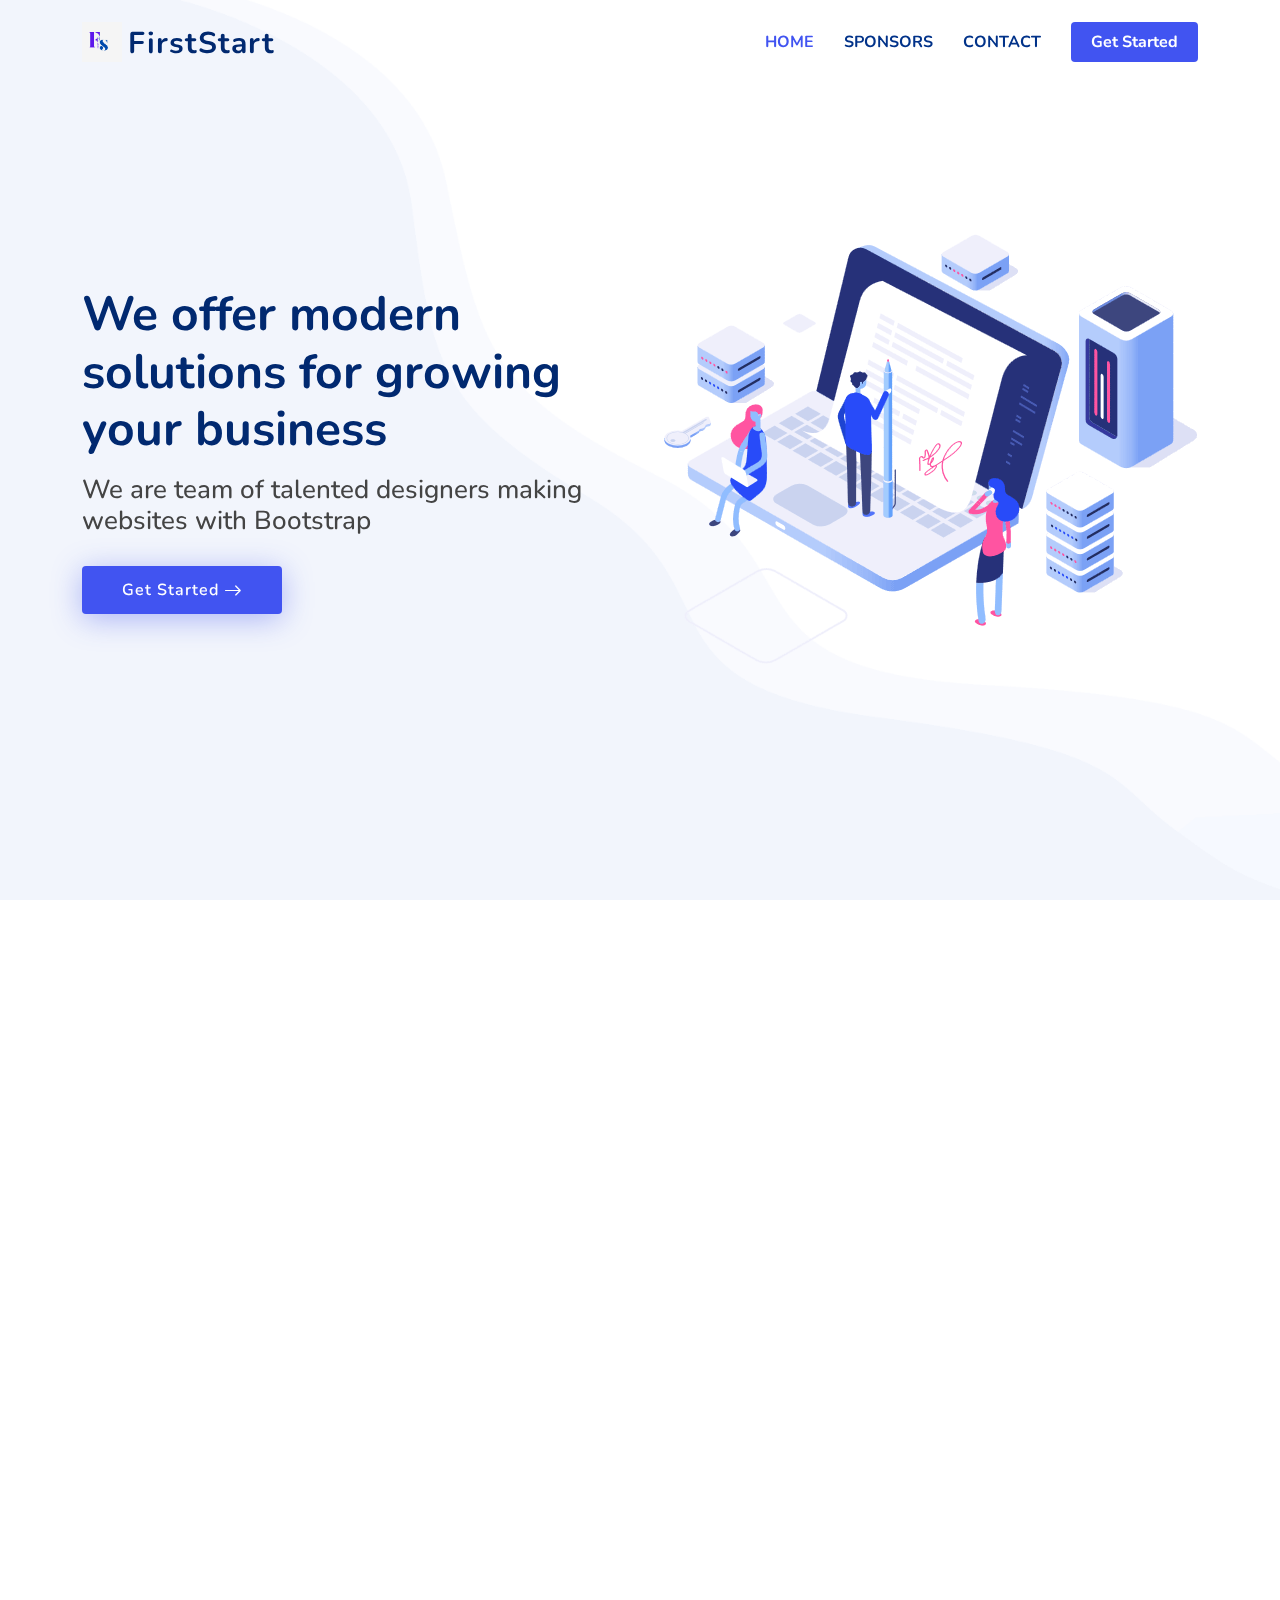
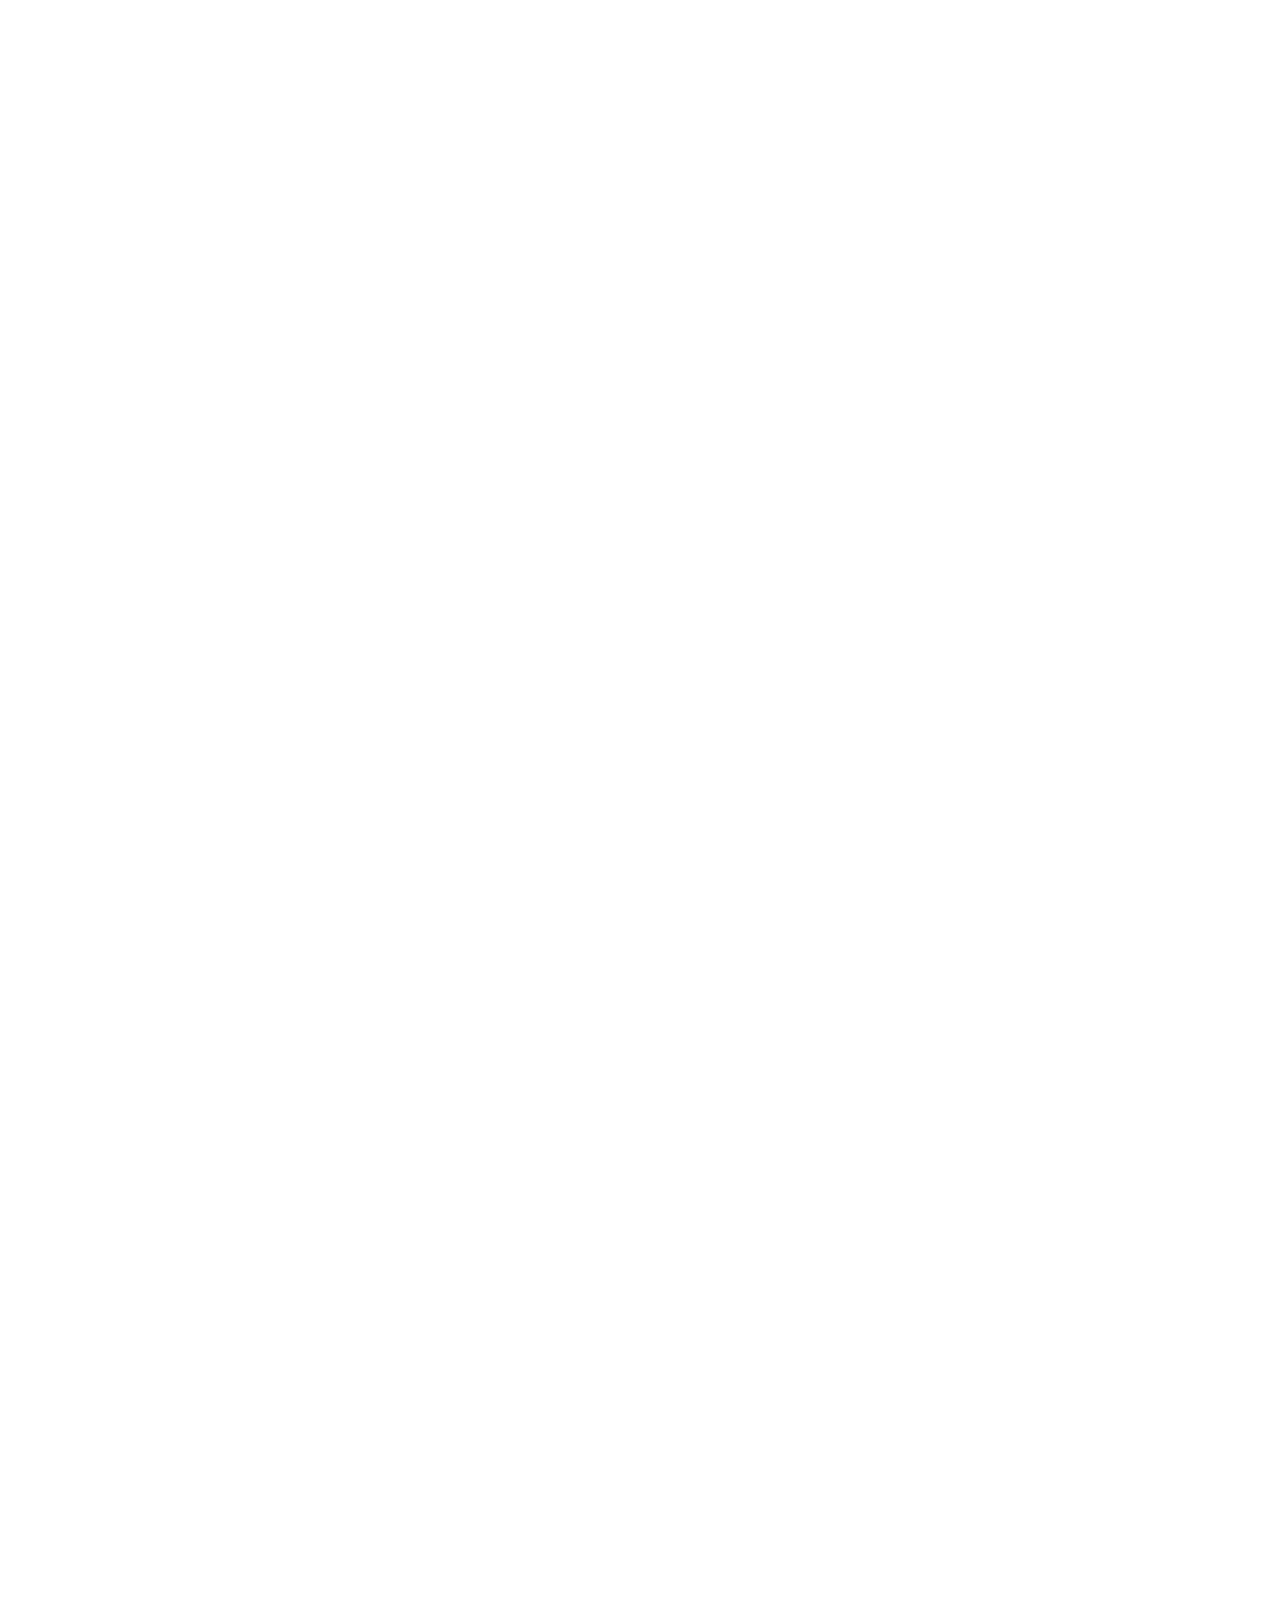
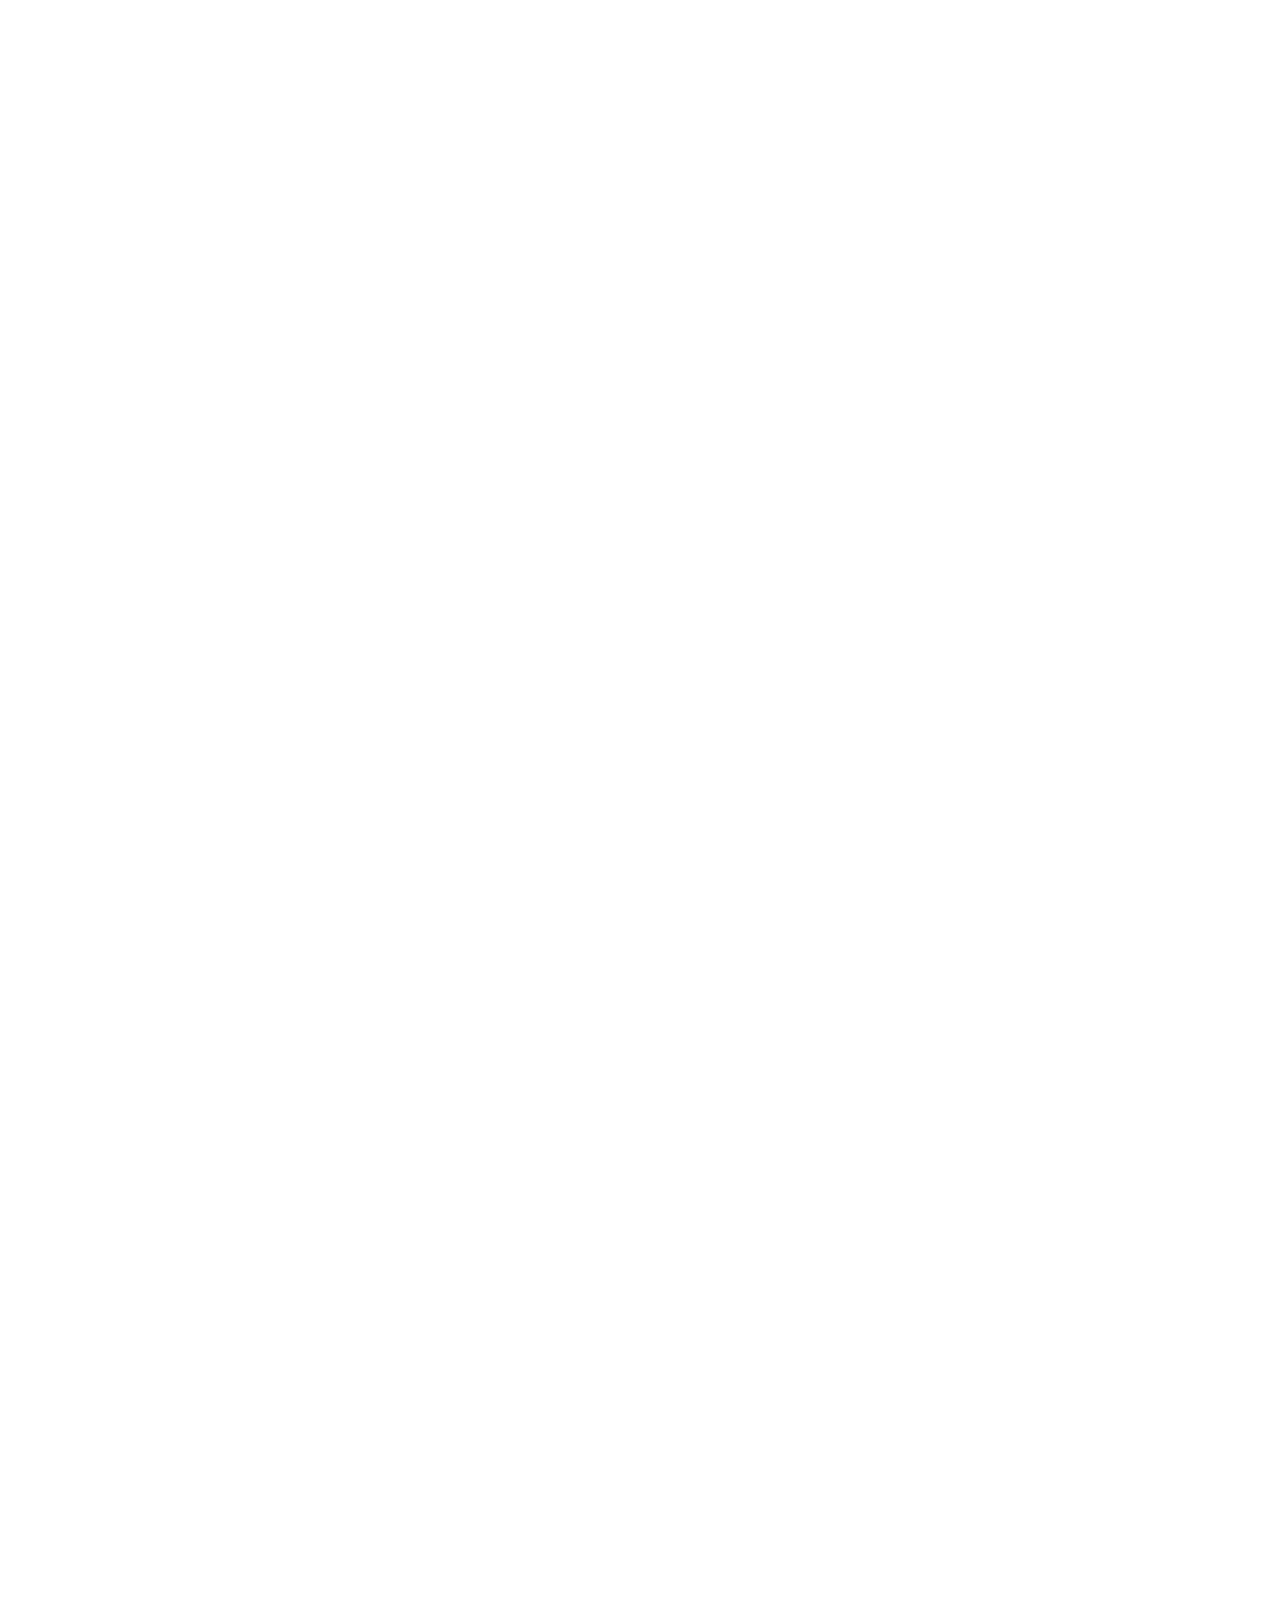
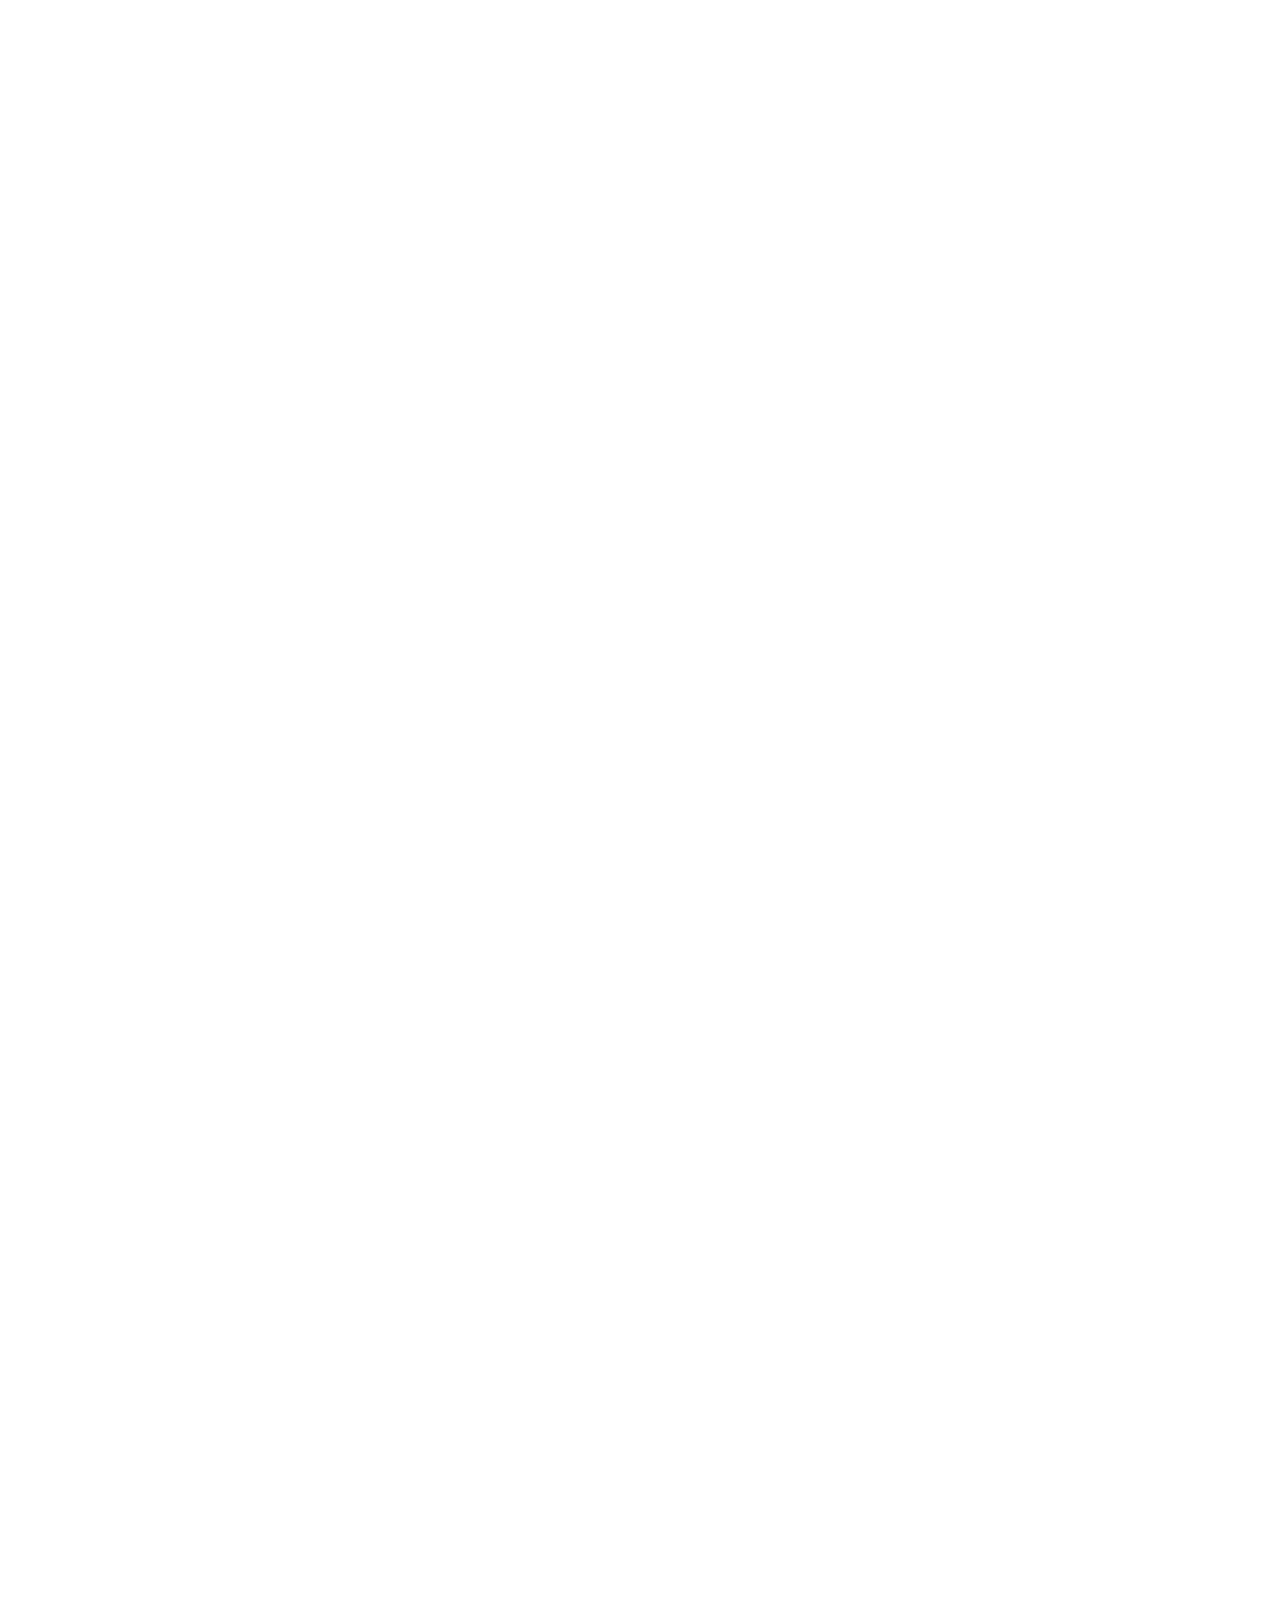
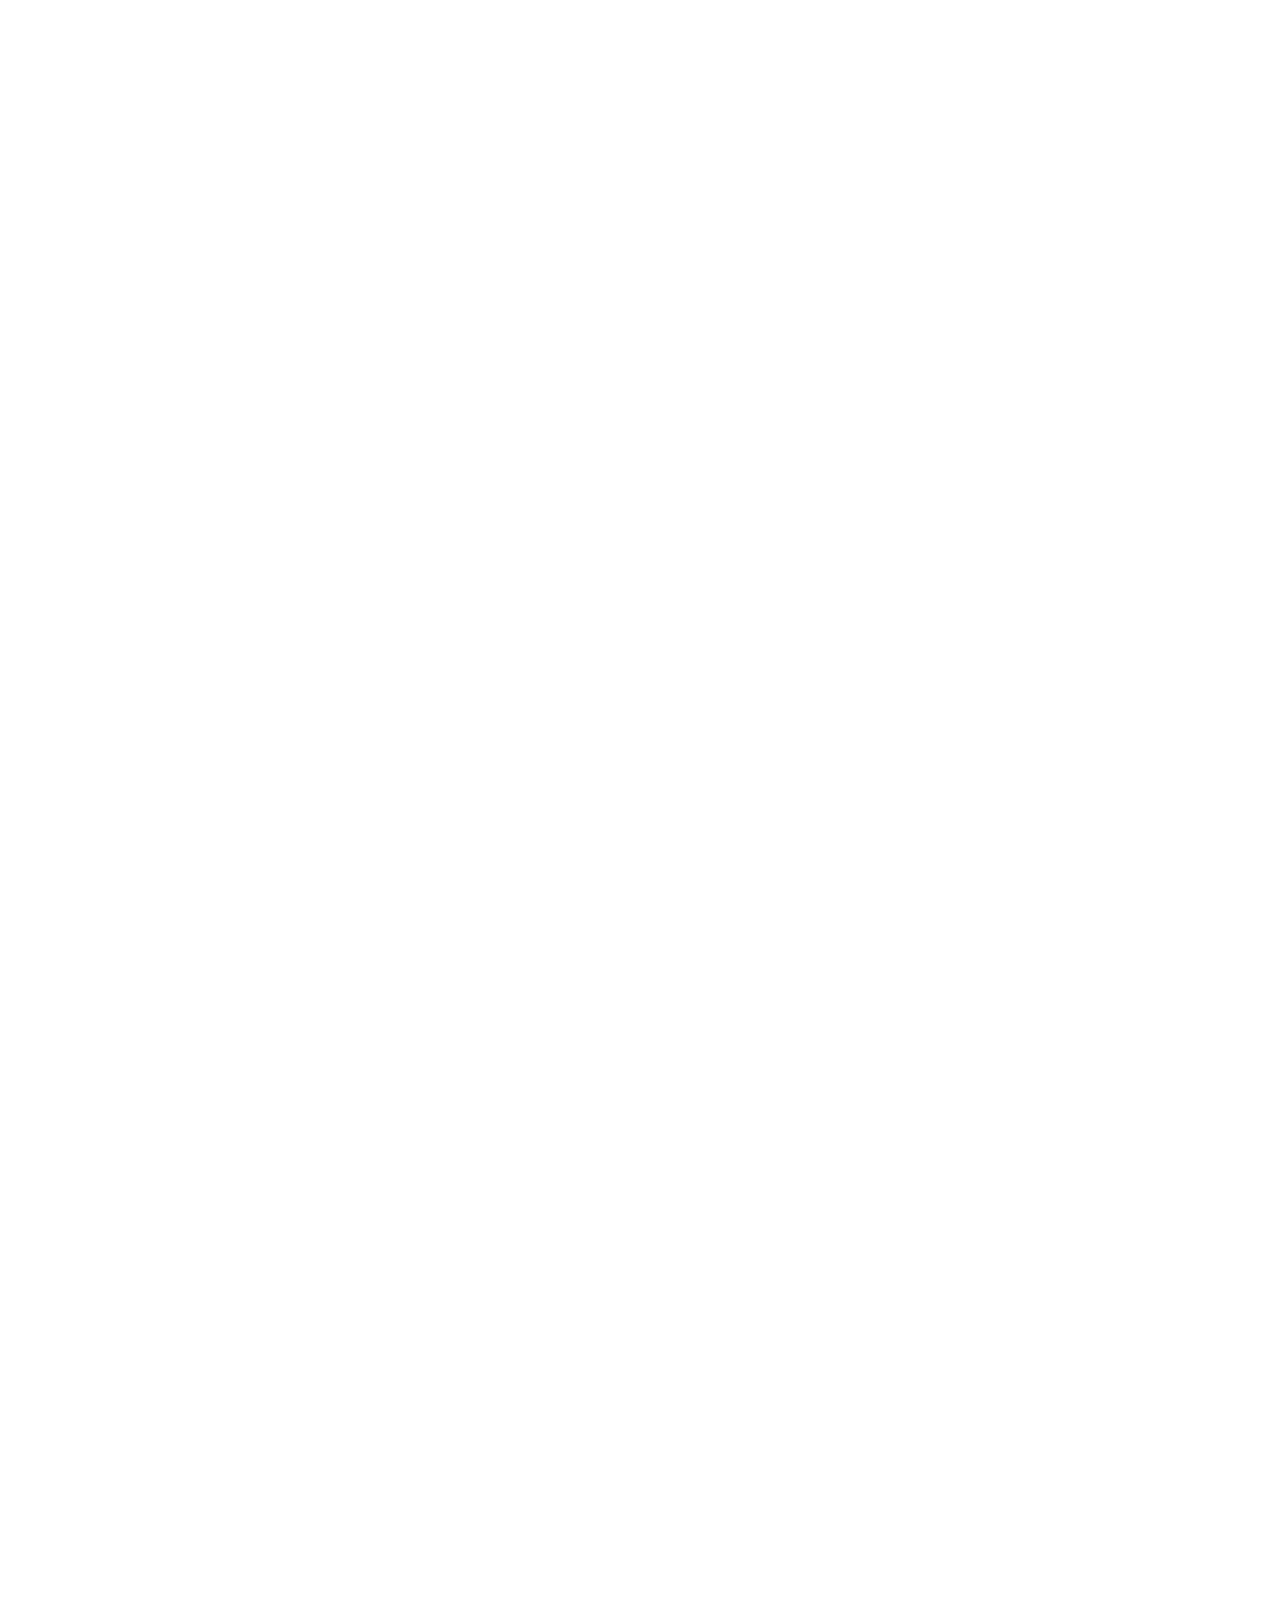
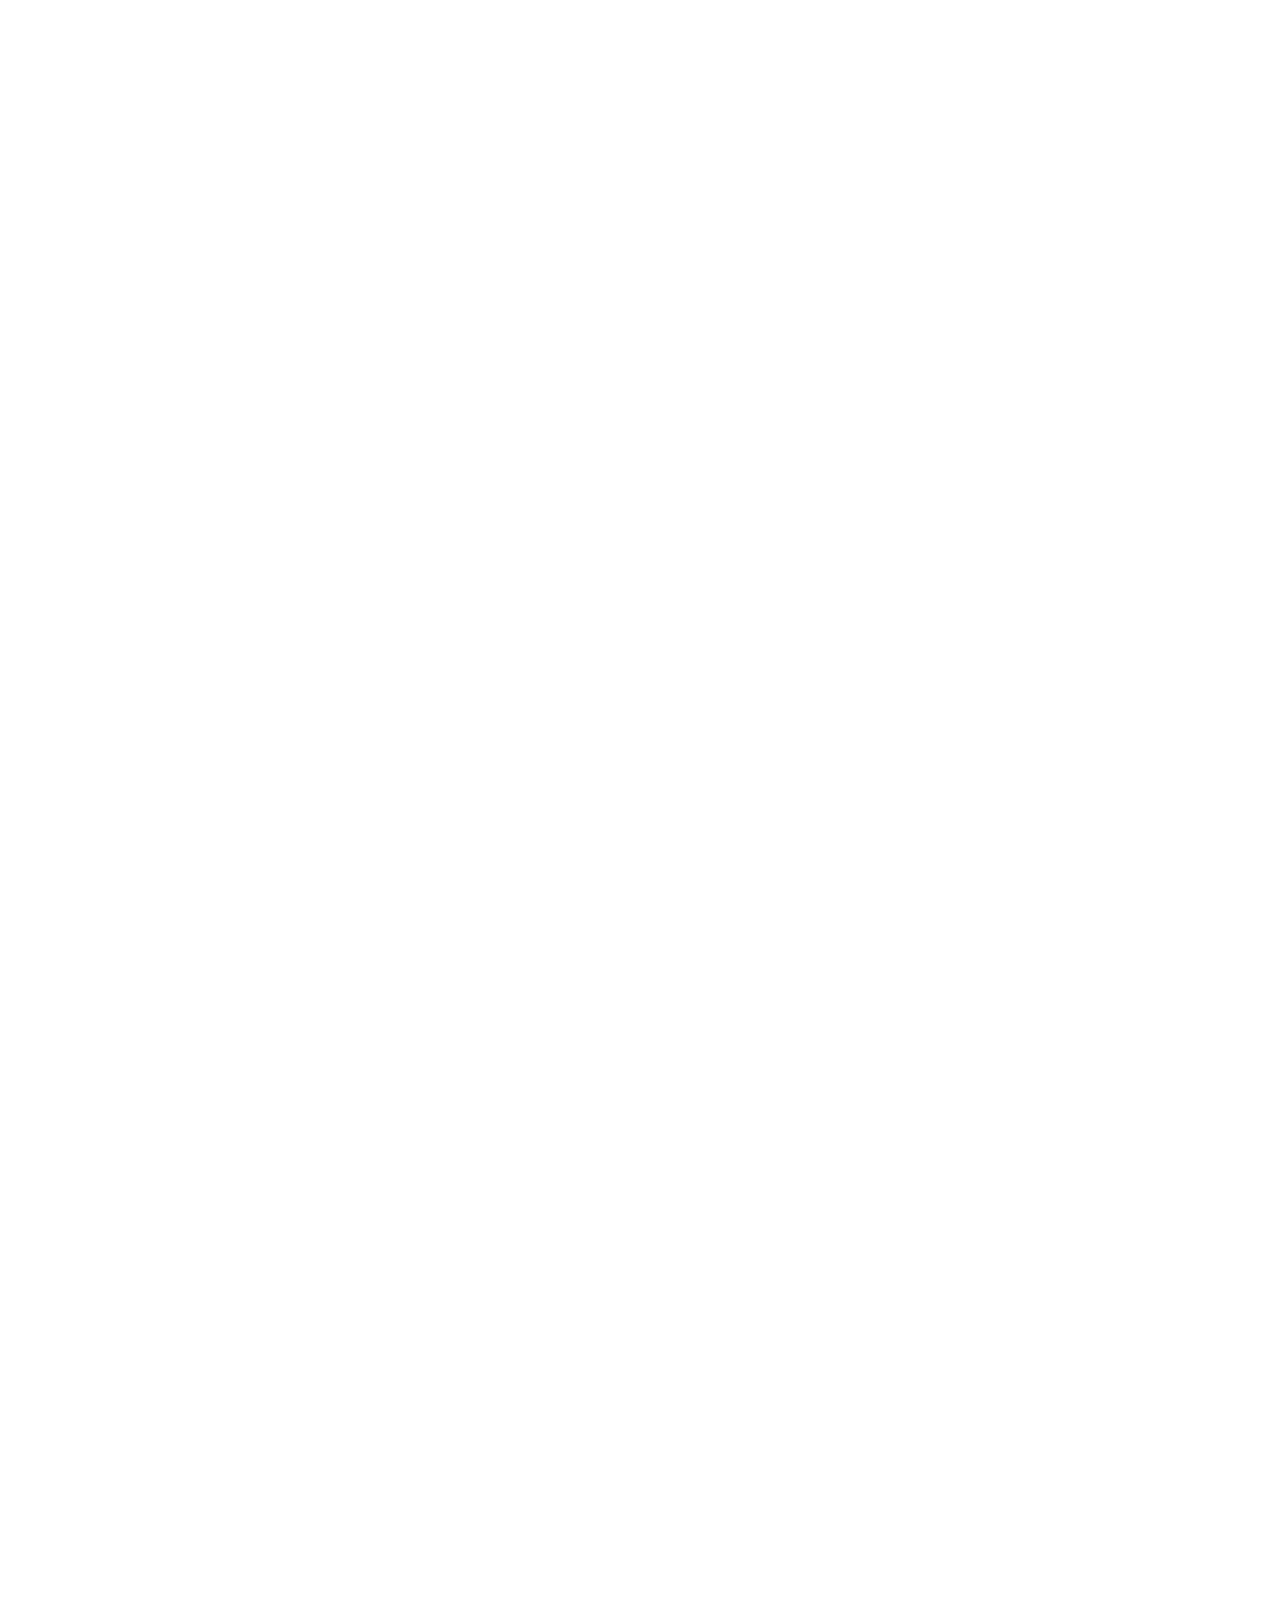
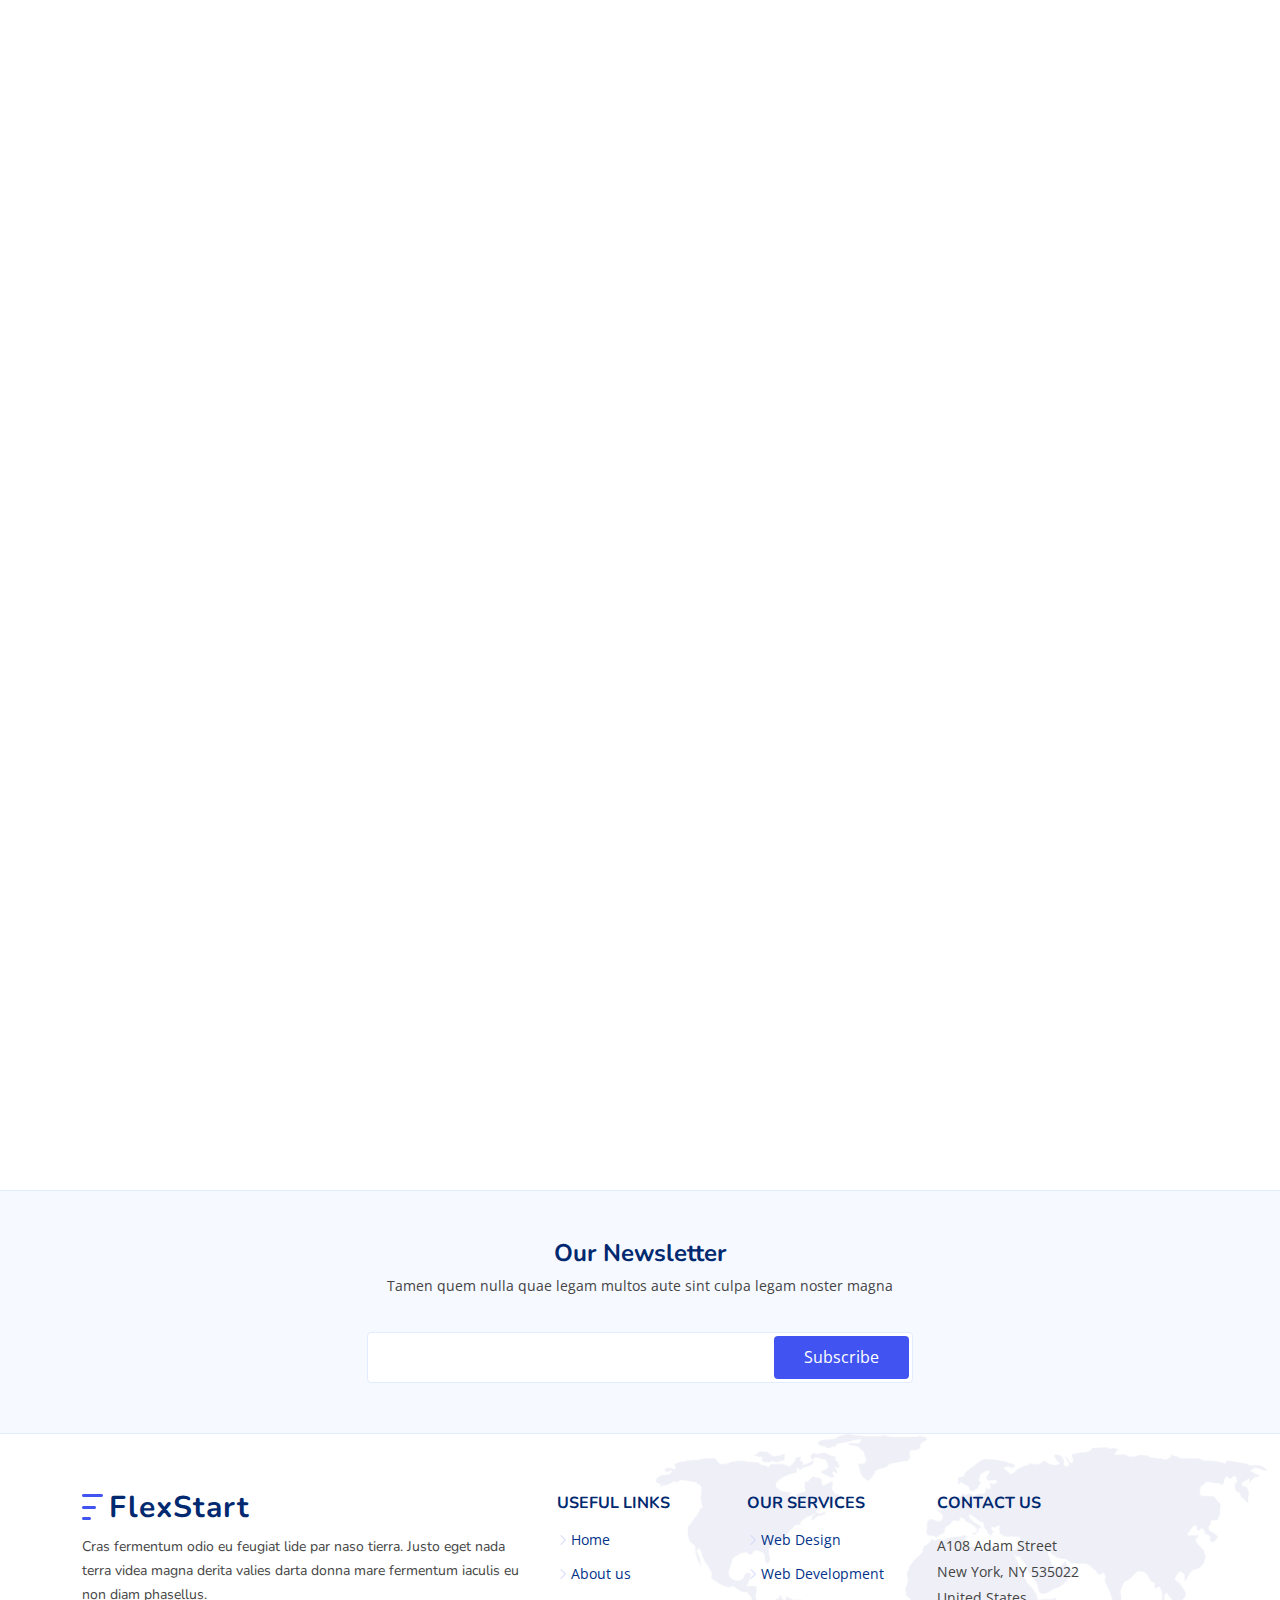
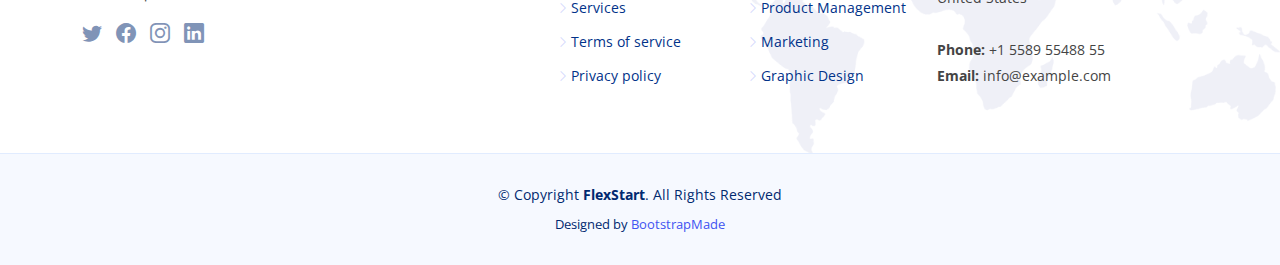
<file: index.html>
<!DOCTYPE html>
<html lang="en">
  <head>
    <meta charset="utf-8" />
    <meta content="width=device-width, initial-scale=1.0" name="viewport" />

    <title>FlexStart Bootstrap Template - Index</title>
    <meta content="" name="description" />

    <meta content="" name="keywords" />

    <!-- Favicons -->
    <link href="assets/img/favicon.png" rel="icon" />
    <link href="assets/img/apple-touch-icon.png" rel="apple-touch-icon" />

    <!-- Google Fonts -->
    <link
      href="https://fonts.googleapis.com/css?family=Open+Sans:300,300i,400,400i,600,600i,700,700i|Nunito:300,300i,400,400i,600,600i,700,700i|Poppins:300,300i,400,400i,500,500i,600,600i,700,700i"
      rel="stylesheet"
    />

    <!-- Vendor CSS Files -->
    <link href="assets/vendor/aos/aos.css" rel="stylesheet" />
    <link
      href="assets/vendor/bootstrap/css/bootstrap.min.css"
      rel="stylesheet"
    />
    <link
      href="assets/vendor/bootstrap-icons/bootstrap-icons.css"
      rel="stylesheet"
    />
    <link
      href="assets/vendor/glightbox/css/glightbox.min.css"
      rel="stylesheet"
    />
    <link href="assets/vendor/remixicon/remixicon.css" rel="stylesheet" />
    <link href="assets/vendor/swiper/swiper-bundle.min.css" rel="stylesheet" />

    <!-- Template Main CSS File -->
    <link href="assets/css/style.css" rel="stylesheet" />

    <!-- =======================================================
  * Template Name: FlexStart - v1.11.1
  * Template URL: https://bootstrapmade.com/flexstart-bootstrap-startup-template/
  * Author: BootstrapMade.com
  * License: https://bootstrapmade.com/license/
  ======================================================== -->
  </head>

  <body>
    <!-- ======= Header ======= -->
    <header id="header" class="header fixed-top">
      <div
        class="container-fluid container-xl d-flex align-items-center justify-content-between"
      >
        <a href="index.html" class="logo d-flex align-items-center">
          <img src="assets/img/logofist.png" alt="" />
          <span>FirstStart</span>
        </a>

        <nav id="navbar" class="navbar">
          <ul>
            <li>
              <a class="nav-link scrollto active" href="index.html">HOME</a>
            </li>

            <li>
              <a class="nav-link" href="sponsors.html">SPONSORS</a>
            </li>

            <li>
              <a class="nav-link scrollto" href="index.html#contact">CONTACT</a>
            </li>
            <li>
              <a class="getstarted scrollto" href="index.html#about"
                >Get Started</a
              >
            </li>
          </ul>
          <i class="bi bi-list mobile-nav-toggle"></i>
        </nav>
        <!-- .navbar -->
      </div>
    </header>
    <!-- End Header -->

    <!-- ======= Hero Section ======= -->
    <section id="hero" class="hero d-flex align-items-center">
      <div class="container">
        <div class="row">
          <div class="col-lg-6 d-flex flex-column justify-content-center">
            <h1 data-aos="fade-up">
              We offer modern solutions for growing your business
            </h1>
            <h2 data-aos="fade-up" data-aos-delay="400">
              We are team of talented designers making websites with Bootstrap
            </h2>
            <div data-aos="fade-up" data-aos-delay="600">
              <div class="text-center text-lg-start">
                <a
                  href="#about"
                  class="btn-get-started scrollto d-inline-flex align-items-center justify-content-center align-self-center"
                >
                  <span>Get Started</span>
                  <i class="bi bi-arrow-right"></i>
                </a>
              </div>
            </div>
          </div>
          <div
            class="col-lg-6 hero-img"
            data-aos="zoom-out"
            data-aos-delay="200"
          >
            <img src="assets/img/hero-img.png" class="img-fluid" alt="" />
          </div>
        </div>
      </div>
    </section>
    <!-- End Hero -->

    <main id="main">
      <!-- ======= About Section ======= -->
      <section id="about" class="about">
        <div class="container" data-aos="fade-up">
          <div class="row gx-0">
            <div
              class="col-lg-6 d-flex flex-column justify-content-center"
              data-aos="fade-up"
              data-aos-delay="200"
            >
              <div class="content">
                <h3>Who We Are</h3>
                <h2>
                  Expedita voluptas omnis cupiditate totam eveniet nobis sint
                  iste. Dolores est repellat corrupti reprehenderit.
                </h2>
                <p>
                  Quisquam vel ut sint cum eos hic dolores aperiam. Sed deserunt
                  et. Inventore et et dolor consequatur itaque ut voluptate sed
                  et. Magnam nam ipsum tenetur suscipit voluptatum nam et est
                  corrupti.
                </p>
                <div class="text-center text-lg-start">
                  <a
                    href="#"
                    class="btn-read-more d-inline-flex align-items-center justify-content-center align-self-center"
                  >
                    <span>Read More</span>
                    <i class="bi bi-arrow-right"></i>
                  </a>
                </div>
              </div>
            </div>

            <div
              class="col-lg-6 d-flex align-items-center"
              data-aos="zoom-out"
              data-aos-delay="200"
            >
              <img src="assets/img/about.jpg" class="img-fluid" alt="" />
            </div>
          </div>
        </div>
      </section>
      <!-- End About Section -->

      <!-- ======= Values Section ======= -->
      <section id="values" class="values">
        <div class="container" data-aos="fade-up">
          <header class="section-header">
            <h2>Our Values</h2>
            <p>Odit est perspiciatis laborum et dicta</p>
          </header>

          <div class="row">
            <div class="col-lg-4" data-aos="fade-up" data-aos-delay="200">
              <div class="box">
                <img src="assets/img/values-1.png" class="img-fluid" alt="" />
                <h3>Ad cupiditate sed est odio</h3>
                <p>
                  Eum ad dolor et. Autem aut fugiat debitis voluptatem
                  consequuntur sit. Et veritatis id.
                </p>
              </div>
            </div>

            <div
              class="col-lg-4 mt-4 mt-lg-0"
              data-aos="fade-up"
              data-aos-delay="400"
            >
              <div class="box">
                <img src="assets/img/values-2.png" class="img-fluid" alt="" />
                <h3>Voluptatem voluptatum alias</h3>
                <p>
                  Repudiandae amet nihil natus in distinctio suscipit id.
                  Doloremque ducimus ea sit non.
                </p>
              </div>
            </div>

            <div
              class="col-lg-4 mt-4 mt-lg-0"
              data-aos="fade-up"
              data-aos-delay="600"
            >
              <div class="box">
                <img src="assets/img/values-3.png" class="img-fluid" alt="" />
                <h3>Fugit cupiditate alias nobis.</h3>
                <p>
                  Quam rem vitae est autem molestias explicabo debitis sint.
                  Vero aliquid quidem commodi.
                </p>
              </div>
            </div>
          </div>
        </div>
      </section>
      <!-- End Values Section -->

      <!-- ======= Counts Section ======= -->
      <section id="counts" class="counts">
        <div class="container" data-aos="fade-up">
          <div class="row gy-4">
            <div class="col-lg-3 col-md-6">
              <div class="count-box">
                <i class="bi bi-emoji-smile"></i>
                <div>
                  <span
                    data-purecounter-start="0"
                    data-purecounter-end="232"
                    data-purecounter-duration="1"
                    class="purecounter"
                  ></span>
                  <p>Happy Clients</p>
                </div>
              </div>
            </div>

            <div class="col-lg-3 col-md-6">
              <div class="count-box">
                <i class="bi bi-journal-richtext" style="color: #ee6c20"></i>
                <div>
                  <span
                    data-purecounter-start="0"
                    data-purecounter-end="521"
                    data-purecounter-duration="1"
                    class="purecounter"
                  ></span>
                  <p>Projects</p>
                </div>
              </div>
            </div>

            <div class="col-lg-3 col-md-6">
              <div class="count-box">
                <i class="bi bi-headset" style="color: #15be56"></i>
                <div>
                  <span
                    data-purecounter-start="0"
                    data-purecounter-end="1463"
                    data-purecounter-duration="1"
                    class="purecounter"
                  ></span>
                  <p>Hours Of Support</p>
                </div>
              </div>
            </div>

            <div class="col-lg-3 col-md-6">
              <div class="count-box">
                <i class="bi bi-people" style="color: #bb0852"></i>
                <div>
                  <span
                    data-purecounter-start="0"
                    data-purecounter-end="15"
                    data-purecounter-duration="1"
                    class="purecounter"
                  ></span>
                  <p>Hard Workers</p>
                </div>
              </div>
            </div>
          </div>
        </div>
      </section>
      <!-- End Counts Section -->

      <!-- ======= Features Section ======= -->
      <section id="features" class="features">
        <div class="container" data-aos="fade-up">
          <header class="section-header">
            <h2>Features</h2>
            <p>Laboriosam et omnis fuga quis dolor direda fara</p>
          </header>

          <div class="row">
            <div class="col-lg-6">
              <img src="assets/img/features.png" class="img-fluid" alt="" />
            </div>

            <div class="col-lg-6 mt-5 mt-lg-0 d-flex">
              <div class="row align-self-center gy-4">
                <div class="col-md-6" data-aos="zoom-out" data-aos-delay="200">
                  <div class="feature-box d-flex align-items-center">
                    <i class="bi bi-check"></i>
                    <h3>Eos aspernatur rem</h3>
                  </div>
                </div>

                <div class="col-md-6" data-aos="zoom-out" data-aos-delay="300">
                  <div class="feature-box d-flex align-items-center">
                    <i class="bi bi-check"></i>
                    <h3>Facilis neque ipsa</h3>
                  </div>
                </div>

                <div class="col-md-6" data-aos="zoom-out" data-aos-delay="400">
                  <div class="feature-box d-flex align-items-center">
                    <i class="bi bi-check"></i>
                    <h3>Volup amet voluptas</h3>
                  </div>
                </div>

                <div class="col-md-6" data-aos="zoom-out" data-aos-delay="500">
                  <div class="feature-box d-flex align-items-center">
                    <i class="bi bi-check"></i>
                    <h3>Rerum omnis sint</h3>
                  </div>
                </div>

                <div class="col-md-6" data-aos="zoom-out" data-aos-delay="600">
                  <div class="feature-box d-flex align-items-center">
                    <i class="bi bi-check"></i>
                    <h3>Alias possimus</h3>
                  </div>
                </div>

                <div class="col-md-6" data-aos="zoom-out" data-aos-delay="700">
                  <div class="feature-box d-flex align-items-center">
                    <i class="bi bi-check"></i>
                    <h3>Repellendus mollitia</h3>
                  </div>
                </div>
              </div>
            </div>
          </div>
          <!-- / row -->

          <!-- Feature Tabs -->
          <div class="row feture-tabs" data-aos="fade-up">
            <div class="col-lg-6">
              <h3>
                Neque officiis dolore maiores et exercitationem quae est seda
                lidera pat claero
              </h3>

              <!-- Tabs -->
              <ul class="nav nav-pills mb-3">
                <li>
                  <a class="nav-link active" data-bs-toggle="pill" href="#tab1"
                    >Saepe fuga</a
                  >
                </li>
                <li>
                  <a class="nav-link" data-bs-toggle="pill" href="#tab2"
                    >Voluptates</a
                  >
                </li>
                <li>
                  <a class="nav-link" data-bs-toggle="pill" href="#tab3"
                    >Corrupti</a
                  >
                </li>
              </ul>
              <!-- End Tabs -->

              <!-- Tab Content -->
              <div class="tab-content">
                <div class="tab-pane fade show active" id="tab1">
                  <p>
                    Consequuntur inventore voluptates consequatur aut vel et.
                    Eos doloribus expedita. Sapiente atque consequatur minima
                    nihil quae aspernatur quo suscipit voluptatem.
                  </p>
                  <div class="d-flex align-items-center mb-2">
                    <i class="bi bi-check2"></i>
                    <h4>
                      Repudiandae rerum velit modi et officia quasi facilis
                    </h4>
                  </div>
                  <p>
                    Laborum omnis voluptates voluptas qui sit aliquam
                    blanditiis. Sapiente minima commodi dolorum non eveniet
                    magni quaerat nemo et.
                  </p>
                  <div class="d-flex align-items-center mb-2">
                    <i class="bi bi-check2"></i>
                    <h4>Incidunt non veritatis illum ea ut nisi</h4>
                  </div>
                  <p>
                    Non quod totam minus repellendus autem sint velit. Rerum
                    debitis facere soluta tenetur. Iure molestiae assumenda sunt
                    qui inventore eligendi voluptates nisi at. Dolorem quo
                    tempora. Quia et perferendis.
                  </p>
                </div>
                <!-- End Tab 1 Content -->

                <div class="tab-pane fade show" id="tab2">
                  <p>
                    Consequuntur inventore voluptates consequatur aut vel et.
                    Eos doloribus expedita. Sapiente atque consequatur minima
                    nihil quae aspernatur quo suscipit voluptatem.
                  </p>
                  <div class="d-flex align-items-center mb-2">
                    <i class="bi bi-check2"></i>
                    <h4>
                      Repudiandae rerum velit modi et officia quasi facilis
                    </h4>
                  </div>
                  <p>
                    Laborum omnis voluptates voluptas qui sit aliquam
                    blanditiis. Sapiente minima commodi dolorum non eveniet
                    magni quaerat nemo et.
                  </p>
                  <div class="d-flex align-items-center mb-2">
                    <i class="bi bi-check2"></i>
                    <h4>Incidunt non veritatis illum ea ut nisi</h4>
                  </div>
                  <p>
                    Non quod totam minus repellendus autem sint velit. Rerum
                    debitis facere soluta tenetur. Iure molestiae assumenda sunt
                    qui inventore eligendi voluptates nisi at. Dolorem quo
                    tempora. Quia et perferendis.
                  </p>
                </div>
                <!-- End Tab 2 Content -->

                <div class="tab-pane fade show" id="tab3">
                  <p>
                    Consequuntur inventore voluptates consequatur aut vel et.
                    Eos doloribus expedita. Sapiente atque consequatur minima
                    nihil quae aspernatur quo suscipit voluptatem.
                  </p>
                  <div class="d-flex align-items-center mb-2">
                    <i class="bi bi-check2"></i>
                    <h4>
                      Repudiandae rerum velit modi et officia quasi facilis
                    </h4>
                  </div>
                  <p>
                    Laborum omnis voluptates voluptas qui sit aliquam
                    blanditiis. Sapiente minima commodi dolorum non eveniet
                    magni quaerat nemo et.
                  </p>
                  <div class="d-flex align-items-center mb-2">
                    <i class="bi bi-check2"></i>
                    <h4>Incidunt non veritatis illum ea ut nisi</h4>
                  </div>
                  <p>
                    Non quod totam minus repellendus autem sint velit. Rerum
                    debitis facere soluta tenetur. Iure molestiae assumenda sunt
                    qui inventore eligendi voluptates nisi at. Dolorem quo
                    tempora. Quia et perferendis.
                  </p>
                </div>
                <!-- End Tab 3 Content -->
              </div>
            </div>

            <div class="col-lg-6">
              <img src="assets/img/features-2.png" class="img-fluid" alt="" />
            </div>
          </div>
          <!-- End Feature Tabs -->

          <!-- Feature Icons -->
          <div class="row feature-icons" data-aos="fade-up">
            <h3>Ratione mollitia eos ab laudantium rerum beatae quo</h3>

            <div class="row">
              <div
                class="col-xl-4 text-center"
                data-aos="fade-right"
                data-aos-delay="100"
              >
                <img
                  src="assets/img/features-3.png"
                  class="img-fluid p-4"
                  alt=""
                />
              </div>

              <div class="col-xl-8 d-flex content">
                <div class="row align-self-center gy-4">
                  <div class="col-md-6 icon-box" data-aos="fade-up">
                    <i class="ri-line-chart-line"></i>
                    <div>
                      <h4>Corporis voluptates sit</h4>
                      <p>
                        Consequuntur sunt aut quasi enim aliquam quae harum
                        pariatur laboris nisi ut aliquip
                      </p>
                    </div>
                  </div>

                  <div
                    class="col-md-6 icon-box"
                    data-aos="fade-up"
                    data-aos-delay="100"
                  >
                    <i class="ri-stack-line"></i>
                    <div>
                      <h4>Ullamco laboris nisi</h4>
                      <p>
                        Excepteur sint occaecat cupidatat non proident, sunt in
                        culpa qui officia deserunt
                      </p>
                    </div>
                  </div>

                  <div
                    class="col-md-6 icon-box"
                    data-aos="fade-up"
                    data-aos-delay="200"
                  >
                    <i class="ri-brush-4-line"></i>
                    <div>
                      <h4>Labore consequatur</h4>
                      <p>
                        Aut suscipit aut cum nemo deleniti aut omnis. Doloribus
                        ut maiores omnis facere
                      </p>
                    </div>
                  </div>

                  <div
                    class="col-md-6 icon-box"
                    data-aos="fade-up"
                    data-aos-delay="300"
                  >
                    <i class="ri-magic-line"></i>
                    <div>
                      <h4>Beatae veritatis</h4>
                      <p>
                        Expedita veritatis consequuntur nihil tempore laudantium
                        vitae denat pacta
                      </p>
                    </div>
                  </div>

                  <div
                    class="col-md-6 icon-box"
                    data-aos="fade-up"
                    data-aos-delay="400"
                  >
                    <i class="ri-command-line"></i>
                    <div>
                      <h4>Molestiae dolor</h4>
                      <p>
                        Et fuga et deserunt et enim. Dolorem architecto ratione
                        tensa raptor marte
                      </p>
                    </div>
                  </div>

                  <div
                    class="col-md-6 icon-box"
                    data-aos="fade-up"
                    data-aos-delay="500"
                  >
                    <i class="ri-radar-line"></i>
                    <div>
                      <h4>Explicabo consectetur</h4>
                      <p>
                        Est autem dicta beatae suscipit. Sint veritatis et sit
                        quasi ab aut inventore
                      </p>
                    </div>
                  </div>
                </div>
              </div>
            </div>
          </div>
          <!-- End Feature Icons -->
        </div>
      </section>
      <!-- End Features Section -->

      <!-- ======= Services Section ======= -->
      <section id="services" class="services">
        <div class="container" data-aos="fade-up">
          <header class="section-header">
            <h2>Services</h2>
            <p>Veritatis et dolores facere numquam et praesentium</p>
          </header>

          <div class="row gy-4">
            <div
              class="col-lg-4 col-md-6"
              data-aos="fade-up"
              data-aos-delay="200"
            >
              <div class="service-box blue">
                <i class="ri-discuss-line icon"></i>
                <h3>Nesciunt Mete</h3>
                <p>
                  Provident nihil minus qui consequatur non omnis maiores. Eos
                  accusantium minus dolores iure perferendis tempore et
                  consequatur.
                </p>
                <a href="#" class="read-more"
                  ><span>Read More</span> <i class="bi bi-arrow-right"></i
                ></a>
              </div>
            </div>

            <div
              class="col-lg-4 col-md-6"
              data-aos="fade-up"
              data-aos-delay="300"
            >
              <div class="service-box orange">
                <i class="ri-discuss-line icon"></i>
                <h3>Eosle Commodi</h3>
                <p>
                  Ut autem aut autem non a. Sint sint sit facilis nam iusto
                  sint. Libero corrupti neque eum hic non ut nesciunt dolorem.
                </p>
                <a href="#" class="read-more"
                  ><span>Read More</span> <i class="bi bi-arrow-right"></i
                ></a>
              </div>
            </div>

            <div
              class="col-lg-4 col-md-6"
              data-aos="fade-up"
              data-aos-delay="400"
            >
              <div class="service-box green">
                <i class="ri-discuss-line icon"></i>
                <h3>Ledo Markt</h3>
                <p>
                  Ut excepturi voluptatem nisi sed. Quidem fuga consequatur.
                  Minus ea aut. Vel qui id voluptas adipisci eos earum corrupti.
                </p>
                <a href="#" class="read-more"
                  ><span>Read More</span> <i class="bi bi-arrow-right"></i
                ></a>
              </div>
            </div>

            <div
              class="col-lg-4 col-md-6"
              data-aos="fade-up"
              data-aos-delay="500"
            >
              <div class="service-box red">
                <i class="ri-discuss-line icon"></i>
                <h3>Asperiores Commodi</h3>
                <p>
                  Non et temporibus minus omnis sed dolor esse consequatur.
                  Cupiditate sed error ea fuga sit provident adipisci neque.
                </p>
                <a href="#" class="read-more"
                  ><span>Read More</span> <i class="bi bi-arrow-right"></i
                ></a>
              </div>
            </div>

            <div
              class="col-lg-4 col-md-6"
              data-aos="fade-up"
              data-aos-delay="600"
            >
              <div class="service-box purple">
                <i class="ri-discuss-line icon"></i>
                <h3>Velit Doloremque.</h3>
                <p>
                  Cumque et suscipit saepe. Est maiores autem enim facilis ut
                  aut ipsam corporis aut. Sed animi at autem alias eius labore.
                </p>
                <a href="#" class="read-more"
                  ><span>Read More</span> <i class="bi bi-arrow-right"></i
                ></a>
              </div>
            </div>

            <div
              class="col-lg-4 col-md-6"
              data-aos="fade-up"
              data-aos-delay="700"
            >
              <div class="service-box pink">
                <i class="ri-discuss-line icon"></i>
                <h3>Dolori Architecto</h3>
                <p>
                  Hic molestias ea quibusdam eos. Fugiat enim doloremque aut
                  neque non et debitis iure. Corrupti recusandae ducimus enim.
                </p>
                <a href="#" class="read-more"
                  ><span>Read More</span> <i class="bi bi-arrow-right"></i
                ></a>
              </div>
            </div>
          </div>
        </div>
      </section>
      <!-- End Services Section -->

      <!-- ======= Pricing Section ======= -->
      <section id="pricing" class="pricing">
        <div class="container" data-aos="fade-up">
          <header class="section-header">
            <h2>Pricing</h2>
            <p>Check our Pricing</p>
          </header>

          <div class="row gy-4" data-aos="fade-left">
            <div
              class="col-lg-3 col-md-6"
              data-aos="zoom-in"
              data-aos-delay="100"
            >
              <div class="box">
                <h3 style="color: #07d5c0">Free Plan</h3>
                <div class="price"><sup>$</sup>0<span> / mo</span></div>
                <img
                  src="assets/img/pricing-free.png"
                  class="img-fluid"
                  alt=""
                />
                <ul>
                  <li>Aida dere</li>
                  <li>Nec feugiat nisl</li>
                  <li>Nulla at volutpat dola</li>
                  <li class="na">Pharetra massa</li>
                  <li class="na">Massa ultricies mi</li>
                </ul>
                <a href="#" class="btn-buy">Buy Now</a>
              </div>
            </div>

            <div
              class="col-lg-3 col-md-6"
              data-aos="zoom-in"
              data-aos-delay="200"
            >
              <div class="box">
                <span class="featured">Featured</span>
                <h3 style="color: #65c600">Starter Plan</h3>
                <div class="price"><sup>$</sup>19<span> / mo</span></div>
                <img
                  src="assets/img/pricing-starter.png"
                  class="img-fluid"
                  alt=""
                />
                <ul>
                  <li>Aida dere</li>
                  <li>Nec feugiat nisl</li>
                  <li>Nulla at volutpat dola</li>
                  <li>Pharetra massa</li>
                  <li class="na">Massa ultricies mi</li>
                </ul>
                <a href="#" class="btn-buy">Buy Now</a>
              </div>
            </div>

            <div
              class="col-lg-3 col-md-6"
              data-aos="zoom-in"
              data-aos-delay="300"
            >
              <div class="box">
                <h3 style="color: #ff901c">Business Plan</h3>
                <div class="price"><sup>$</sup>29<span> / mo</span></div>
                <img
                  src="assets/img/pricing-business.png"
                  class="img-fluid"
                  alt=""
                />
                <ul>
                  <li>Aida dere</li>
                  <li>Nec feugiat nisl</li>
                  <li>Nulla at volutpat dola</li>
                  <li>Pharetra massa</li>
                  <li>Massa ultricies mi</li>
                </ul>
                <a href="#" class="btn-buy">Buy Now</a>
              </div>
            </div>

            <div
              class="col-lg-3 col-md-6"
              data-aos="zoom-in"
              data-aos-delay="400"
            >
              <div class="box">
                <h3 style="color: #ff0071">Ultimate Plan</h3>
                <div class="price"><sup>$</sup>49<span> / mo</span></div>
                <img
                  src="assets/img/pricing-ultimate.png"
                  class="img-fluid"
                  alt=""
                />
                <ul>
                  <li>Aida dere</li>
                  <li>Nec feugiat nisl</li>
                  <li>Nulla at volutpat dola</li>
                  <li>Pharetra massa</li>
                  <li>Massa ultricies mi</li>
                </ul>
                <a href="#" class="btn-buy">Buy Now</a>
              </div>
            </div>
          </div>
        </div>
      </section>
      <!-- End Pricing Section -->

      <!-- ======= F.A.Q Section ======= -->
      <section id="faq" class="faq">
        <div class="container" data-aos="fade-up">
          <header class="section-header">
            <h2>F.A.Q</h2>
            <p>Frequently Asked Questions</p>
          </header>

          <div class="row">
            <div class="col-lg-6">
              <!-- F.A.Q List 1-->
              <div class="accordion accordion-flush" id="faqlist1">
                <div class="accordion-item">
                  <h2 class="accordion-header">
                    <button
                      class="accordion-button collapsed"
                      type="button"
                      data-bs-toggle="collapse"
                      data-bs-target="#faq-content-1"
                    >
                      Non consectetur a erat nam at lectus urna duis?
                    </button>
                  </h2>
                  <div
                    id="faq-content-1"
                    class="accordion-collapse collapse"
                    data-bs-parent="#faqlist1"
                  >
                    <div class="accordion-body">
                      Feugiat pretium nibh ipsum consequat. Tempus iaculis urna
                      id volutpat lacus laoreet non curabitur gravida. Venenatis
                      lectus magna fringilla urna porttitor rhoncus dolor purus
                      non.
                    </div>
                  </div>
                </div>

                <div class="accordion-item">
                  <h2 class="accordion-header">
                    <button
                      class="accordion-button collapsed"
                      type="button"
                      data-bs-toggle="collapse"
                      data-bs-target="#faq-content-2"
                    >
                      Feugiat scelerisque varius morbi enim nunc faucibus a
                      pellentesque?
                    </button>
                  </h2>
                  <div
                    id="faq-content-2"
                    class="accordion-collapse collapse"
                    data-bs-parent="#faqlist1"
                  >
                    <div class="accordion-body">
                      Dolor sit amet consectetur adipiscing elit pellentesque
                      habitant morbi. Id interdum velit laoreet id donec
                      ultrices. Fringilla phasellus faucibus scelerisque
                      eleifend donec pretium. Est pellentesque elit ullamcorper
                      dignissim. Mauris ultrices eros in cursus turpis massa
                      tincidunt dui.
                    </div>
                  </div>
                </div>

                <div class="accordion-item">
                  <h2 class="accordion-header">
                    <button
                      class="accordion-button collapsed"
                      type="button"
                      data-bs-toggle="collapse"
                      data-bs-target="#faq-content-3"
                    >
                      Dolor sit amet consectetur adipiscing elit pellentesque
                      habitant morbi?
                    </button>
                  </h2>
                  <div
                    id="faq-content-3"
                    class="accordion-collapse collapse"
                    data-bs-parent="#faqlist1"
                  >
                    <div class="accordion-body">
                      Eleifend mi in nulla posuere sollicitudin aliquam ultrices
                      sagittis orci. Faucibus pulvinar elementum integer enim.
                      Sem nulla pharetra diam sit amet nisl suscipit. Rutrum
                      tellus pellentesque eu tincidunt. Lectus urna duis
                      convallis convallis tellus. Urna molestie at elementum eu
                      facilisis sed odio morbi quis
                    </div>
                  </div>
                </div>
              </div>
            </div>

            <div class="col-lg-6">
              <!-- F.A.Q List 2-->
              <div class="accordion accordion-flush" id="faqlist2">
                <div class="accordion-item">
                  <h2 class="accordion-header">
                    <button
                      class="accordion-button collapsed"
                      type="button"
                      data-bs-toggle="collapse"
                      data-bs-target="#faq2-content-1"
                    >
                      Ac odio tempor orci dapibus. Aliquam eleifend mi in nulla?
                    </button>
                  </h2>
                  <div
                    id="faq2-content-1"
                    class="accordion-collapse collapse"
                    data-bs-parent="#faqlist2"
                  >
                    <div class="accordion-body">
                      Dolor sit amet consectetur adipiscing elit pellentesque
                      habitant morbi. Id interdum velit laoreet id donec
                      ultrices. Fringilla phasellus faucibus scelerisque
                      eleifend donec pretium. Est pellentesque elit ullamcorper
                      dignissim. Mauris ultrices eros in cursus turpis massa
                      tincidunt dui.
                    </div>
                  </div>
                </div>

                <div class="accordion-item">
                  <h2 class="accordion-header">
                    <button
                      class="accordion-button collapsed"
                      type="button"
                      data-bs-toggle="collapse"
                      data-bs-target="#faq2-content-2"
                    >
                      Tempus quam pellentesque nec nam aliquam sem et tortor
                      consequat?
                    </button>
                  </h2>
                  <div
                    id="faq2-content-2"
                    class="accordion-collapse collapse"
                    data-bs-parent="#faqlist2"
                  >
                    <div class="accordion-body">
                      Molestie a iaculis at erat pellentesque adipiscing
                      commodo. Dignissim suspendisse in est ante in. Nunc vel
                      risus commodo viverra maecenas accumsan. Sit amet nisl
                      suscipit adipiscing bibendum est. Purus gravida quis
                      blandit turpis cursus in
                    </div>
                  </div>
                </div>

                <div class="accordion-item">
                  <h2 class="accordion-header">
                    <button
                      class="accordion-button collapsed"
                      type="button"
                      data-bs-toggle="collapse"
                      data-bs-target="#faq2-content-3"
                    >
                      Varius vel pharetra vel turpis nunc eget lorem dolor?
                    </button>
                  </h2>
                  <div
                    id="faq2-content-3"
                    class="accordion-collapse collapse"
                    data-bs-parent="#faqlist2"
                  >
                    <div class="accordion-body">
                      Laoreet sit amet cursus sit amet dictum sit amet justo.
                      Mauris vitae ultricies leo integer malesuada nunc vel.
                      Tincidunt eget nullam non nisi est sit amet. Turpis nunc
                      eget lorem dolor sed. Ut venenatis tellus in metus
                      vulputate eu scelerisque. Pellentesque diam volutpat
                      commodo sed egestas egestas fringilla phasellus faucibus.
                      Nibh tellus molestie nunc non blandit massa enim nec.
                    </div>
                  </div>
                </div>
              </div>
            </div>
          </div>
        </div>
      </section>
      <!-- End F.A.Q Section -->

      <!-- ======= Portfolio Section ======= -->
      <section id="portfolio" class="portfolio">
        <div class="container" data-aos="fade-up">
          <header class="section-header">
            <h2>Portfolio</h2>
            <p>Check our latest work</p>
          </header>

          <div class="row" data-aos="fade-up" data-aos-delay="100">
            <div class="col-lg-12 d-flex justify-content-center">
              <ul id="portfolio-flters">
                <li data-filter="*" class="filter-active">All</li>
                <li data-filter=".filter-app">App</li>
                <li data-filter=".filter-card">Card</li>
                <li data-filter=".filter-web">Web</li>
              </ul>
            </div>
          </div>

          <div
            class="row gy-4 portfolio-container"
            data-aos="fade-up"
            data-aos-delay="200"
          >
            <div class="col-lg-4 col-md-6 portfolio-item filter-app">
              <div class="portfolio-wrap">
                <img
                  src="assets/img/portfolio/portfolio-1.jpg"
                  class="img-fluid"
                  alt=""
                />
                <div class="portfolio-info">
                  <h4>App 1</h4>
                  <p>App</p>
                  <div class="portfolio-links">
                    <a
                      href="assets/img/portfolio/portfolio-1.jpg"
                      data-gallery="portfolioGallery"
                      class="portfokio-lightbox"
                      title="App 1"
                      ><i class="bi bi-plus"></i
                    ></a>
                    <a href="portfolio-details.html" title="More Details"
                      ><i class="bi bi-link"></i
                    ></a>
                  </div>
                </div>
              </div>
            </div>

            <div class="col-lg-4 col-md-6 portfolio-item filter-web">
              <div class="portfolio-wrap">
                <img
                  src="assets/img/portfolio/portfolio-2.jpg"
                  class="img-fluid"
                  alt=""
                />
                <div class="portfolio-info">
                  <h4>Web 3</h4>
                  <p>Web</p>
                  <div class="portfolio-links">
                    <a
                      href="assets/img/portfolio/portfolio-2.jpg"
                      data-gallery="portfolioGallery"
                      class="portfokio-lightbox"
                      title="Web 3"
                      ><i class="bi bi-plus"></i
                    ></a>
                    <a href="portfolio-details.html" title="More Details"
                      ><i class="bi bi-link"></i
                    ></a>
                  </div>
                </div>
              </div>
            </div>

            <div class="col-lg-4 col-md-6 portfolio-item filter-app">
              <div class="portfolio-wrap">
                <img
                  src="assets/img/portfolio/portfolio-3.jpg"
                  class="img-fluid"
                  alt=""
                />
                <div class="portfolio-info">
                  <h4>App 2</h4>
                  <p>App</p>
                  <div class="portfolio-links">
                    <a
                      href="assets/img/portfolio/portfolio-3.jpg"
                      data-gallery="portfolioGallery"
                      class="portfokio-lightbox"
                      title="App 2"
                      ><i class="bi bi-plus"></i
                    ></a>
                    <a href="portfolio-details.html" title="More Details"
                      ><i class="bi bi-link"></i
                    ></a>
                  </div>
                </div>
              </div>
            </div>

            <div class="col-lg-4 col-md-6 portfolio-item filter-card">
              <div class="portfolio-wrap">
                <img
                  src="assets/img/portfolio/portfolio-4.jpg"
                  class="img-fluid"
                  alt=""
                />
                <div class="portfolio-info">
                  <h4>Card 2</h4>
                  <p>Card</p>
                  <div class="portfolio-links">
                    <a
                      href="assets/img/portfolio/portfolio-4.jpg"
                      data-gallery="portfolioGallery"
                      class="portfokio-lightbox"
                      title="Card 2"
                      ><i class="bi bi-plus"></i
                    ></a>
                    <a href="portfolio-details.html" title="More Details"
                      ><i class="bi bi-link"></i
                    ></a>
                  </div>
                </div>
              </div>
            </div>

            <div class="col-lg-4 col-md-6 portfolio-item filter-web">
              <div class="portfolio-wrap">
                <img
                  src="assets/img/portfolio/portfolio-5.jpg"
                  class="img-fluid"
                  alt=""
                />
                <div class="portfolio-info">
                  <h4>Web 2</h4>
                  <p>Web</p>
                  <div class="portfolio-links">
                    <a
                      href="assets/img/portfolio/portfolio-5.jpg"
                      data-gallery="portfolioGallery"
                      class="portfokio-lightbox"
                      title="Web 2"
                      ><i class="bi bi-plus"></i
                    ></a>
                    <a href="portfolio-details.html" title="More Details"
                      ><i class="bi bi-link"></i
                    ></a>
                  </div>
                </div>
              </div>
            </div>

            <div class="col-lg-4 col-md-6 portfolio-item filter-app">
              <div class="portfolio-wrap">
                <img
                  src="assets/img/portfolio/portfolio-6.jpg"
                  class="img-fluid"
                  alt=""
                />
                <div class="portfolio-info">
                  <h4>App 3</h4>
                  <p>App</p>
                  <div class="portfolio-links">
                    <a
                      href="assets/img/portfolio/portfolio-6.jpg"
                      data-gallery="portfolioGallery"
                      class="portfokio-lightbox"
                      title="App 3"
                      ><i class="bi bi-plus"></i
                    ></a>
                    <a href="portfolio-details.html" title="More Details"
                      ><i class="bi bi-link"></i
                    ></a>
                  </div>
                </div>
              </div>
            </div>

            <div class="col-lg-4 col-md-6 portfolio-item filter-card">
              <div class="portfolio-wrap">
                <img
                  src="assets/img/portfolio/portfolio-7.jpg"
                  class="img-fluid"
                  alt=""
                />
                <div class="portfolio-info">
                  <h4>Card 1</h4>
                  <p>Card</p>
                  <div class="portfolio-links">
                    <a
                      href="assets/img/portfolio/portfolio-7.jpg"
                      data-gallery="portfolioGallery"
                      class="portfokio-lightbox"
                      title="Card 1"
                      ><i class="bi bi-plus"></i
                    ></a>
                    <a href="portfolio-details.html" title="More Details"
                      ><i class="bi bi-link"></i
                    ></a>
                  </div>
                </div>
              </div>
            </div>

            <div class="col-lg-4 col-md-6 portfolio-item filter-card">
              <div class="portfolio-wrap">
                <img
                  src="assets/img/portfolio/portfolio-8.jpg"
                  class="img-fluid"
                  alt=""
                />
                <div class="portfolio-info">
                  <h4>Card 3</h4>
                  <p>Card</p>
                  <div class="portfolio-links">
                    <a
                      href="assets/img/portfolio/portfolio-8.jpg"
                      data-gallery="portfolioGallery"
                      class="portfokio-lightbox"
                      title="Card 3"
                      ><i class="bi bi-plus"></i
                    ></a>
                    <a href="portfolio-details.html" title="More Details"
                      ><i class="bi bi-link"></i
                    ></a>
                  </div>
                </div>
              </div>
            </div>

            <div class="col-lg-4 col-md-6 portfolio-item filter-web">
              <div class="portfolio-wrap">
                <img
                  src="assets/img/portfolio/portfolio-9.jpg"
                  class="img-fluid"
                  alt=""
                />
                <div class="portfolio-info">
                  <h4>Web 3</h4>
                  <p>Web</p>
                  <div class="portfolio-links">
                    <a
                      href="assets/img/portfolio/portfolio-9.jpg"
                      data-gallery="portfolioGallery"
                      class="portfokio-lightbox"
                      title="Web 3"
                      ><i class="bi bi-plus"></i
                    ></a>
                    <a href="portfolio-details.html" title="More Details"
                      ><i class="bi bi-link"></i
                    ></a>
                  </div>
                </div>
              </div>
            </div>
          </div>
        </div>
      </section>
      <!-- End Portfolio Section -->

      <!-- ======= Testimonials Section ======= -->
      <section id="testimonials" class="testimonials">
        <div class="container" data-aos="fade-up">
          <header class="section-header">
            <h2>Testimonials</h2>
            <p>What they are saying about us</p>
          </header>

          <div
            class="testimonials-slider swiper"
            data-aos="fade-up"
            data-aos-delay="200"
          >
            <div class="swiper-wrapper">
              <div class="swiper-slide">
                <div class="testimonial-item">
                  <div class="stars">
                    <i class="bi bi-star-fill"></i
                    ><i class="bi bi-star-fill"></i
                    ><i class="bi bi-star-fill"></i
                    ><i class="bi bi-star-fill"></i
                    ><i class="bi bi-star-fill"></i>
                  </div>
                  <p>
                    Proin iaculis purus consequat sem cure digni ssim donec
                    porttitora entum suscipit rhoncus. Accusantium quam,
                    ultricies eget id, aliquam eget nibh et. Maecen aliquam,
                    risus at semper.
                  </p>
                  <div class="profile mt-auto">
                    <img
                      src="assets/img/testimonials/testimonials-1.jpg"
                      class="testimonial-img"
                      alt=""
                    />
                    <h3>Saul Goodman</h3>
                    <h4>Ceo &amp; Founder</h4>
                  </div>
                </div>
              </div>
              <!-- End testimonial item -->

              <div class="swiper-slide">
                <div class="testimonial-item">
                  <div class="stars">
                    <i class="bi bi-star-fill"></i
                    ><i class="bi bi-star-fill"></i
                    ><i class="bi bi-star-fill"></i
                    ><i class="bi bi-star-fill"></i
                    ><i class="bi bi-star-fill"></i>
                  </div>
                  <p>
                    Export tempor illum tamen malis malis eram quae irure esse
                    labore quem cillum quid cillum eram malis quorum velit fore
                    eram velit sunt aliqua noster fugiat irure amet legam anim
                    culpa.
                  </p>
                  <div class="profile mt-auto">
                    <img
                      src="assets/img/testimonials/testimonials-2.jpg"
                      class="testimonial-img"
                      alt=""
                    />
                    <h3>Sara Wilsson</h3>
                    <h4>Designer</h4>
                  </div>
                </div>
              </div>
              <!-- End testimonial item -->

              <div class="swiper-slide">
                <div class="testimonial-item">
                  <div class="stars">
                    <i class="bi bi-star-fill"></i
                    ><i class="bi bi-star-fill"></i
                    ><i class="bi bi-star-fill"></i
                    ><i class="bi bi-star-fill"></i
                    ><i class="bi bi-star-fill"></i>
                  </div>
                  <p>
                    Enim nisi quem export duis labore cillum quae magna enim
                    sint quorum nulla quem veniam duis minim tempor labore quem
                    eram duis noster aute amet eram fore quis sint minim.
                  </p>
                  <div class="profile mt-auto">
                    <img
                      src="assets/img/testimonials/testimonials-3.jpg"
                      class="testimonial-img"
                      alt=""
                    />
                    <h3>Jena Karlis</h3>
                    <h4>Store Owner</h4>
                  </div>
                </div>
              </div>
              <!-- End testimonial item -->

              <div class="swiper-slide">
                <div class="testimonial-item">
                  <div class="stars">
                    <i class="bi bi-star-fill"></i
                    ><i class="bi bi-star-fill"></i
                    ><i class="bi bi-star-fill"></i
                    ><i class="bi bi-star-fill"></i
                    ><i class="bi bi-star-fill"></i>
                  </div>
                  <p>
                    Fugiat enim eram quae cillum dolore dolor amet nulla culpa
                    multos export minim fugiat minim velit minim dolor enim duis
                    veniam ipsum anim magna sunt elit fore quem dolore labore
                    illum veniam.
                  </p>
                  <div class="profile mt-auto">
                    <img
                      src="assets/img/testimonials/testimonials-4.jpg"
                      class="testimonial-img"
                      alt=""
                    />
                    <h3>Matt Brandon</h3>
                    <h4>Freelancer</h4>
                  </div>
                </div>
              </div>
              <!-- End testimonial item -->

              <div class="swiper-slide">
                <div class="testimonial-item">
                  <div class="stars">
                    <i class="bi bi-star-fill"></i
                    ><i class="bi bi-star-fill"></i
                    ><i class="bi bi-star-fill"></i
                    ><i class="bi bi-star-fill"></i
                    ><i class="bi bi-star-fill"></i>
                  </div>
                  <p>
                    Quis quorum aliqua sint quem legam fore sunt eram irure
                    aliqua veniam tempor noster veniam enim culpa labore duis
                    sunt culpa nulla illum cillum fugiat legam esse veniam culpa
                    fore nisi cillum quid.
                  </p>
                  <div class="profile mt-auto">
                    <img
                      src="assets/img/testimonials/testimonials-5.jpg"
                      class="testimonial-img"
                      alt=""
                    />
                    <h3>John Larson</h3>
                    <h4>Entrepreneur</h4>
                  </div>
                </div>
              </div>
              <!-- End testimonial item -->
            </div>
            <div class="swiper-pagination"></div>
          </div>
        </div>
      </section>
      <!-- End Testimonials Section -->

      <!-- ======= Team Section ======= -->
      <section id="team" class="team">
        <div class="container" data-aos="fade-up">
          <header class="section-header">
            <h2>Team</h2>
            <p>Our hard working team</p>
          </header>

          <div class="row gy-4">
            <div
              class="col-lg-3 col-md-6 d-flex align-items-stretch"
              data-aos="fade-up"
              data-aos-delay="100"
            >
              <div class="member">
                <div class="member-img">
                  <img
                    src="assets/img/team/team-1.jpg"
                    class="img-fluid"
                    alt=""
                  />
                  <div class="social">
                    <a href=""><i class="bi bi-twitter"></i></a>
                    <a href=""><i class="bi bi-facebook"></i></a>
                    <a href=""><i class="bi bi-instagram"></i></a>
                    <a href=""><i class="bi bi-linkedin"></i></a>
                  </div>
                </div>
                <div class="member-info">
                  <h4>Walter White</h4>
                  <span>Chief Executive Officer</span>
                  <p>
                    Velit aut quia fugit et et. Dolorum ea voluptate vel tempore
                    tenetur ipsa quae aut. Ipsum exercitationem iure minima enim
                    corporis et voluptate.
                  </p>
                </div>
              </div>
            </div>

            <div
              class="col-lg-3 col-md-6 d-flex align-items-stretch"
              data-aos="fade-up"
              data-aos-delay="200"
            >
              <div class="member">
                <div class="member-img">
                  <img
                    src="assets/img/team/team-2.jpg"
                    class="img-fluid"
                    alt=""
                  />
                  <div class="social">
                    <a href=""><i class="bi bi-twitter"></i></a>
                    <a href=""><i class="bi bi-facebook"></i></a>
                    <a href=""><i class="bi bi-instagram"></i></a>
                    <a href=""><i class="bi bi-linkedin"></i></a>
                  </div>
                </div>
                <div class="member-info">
                  <h4>Sarah Jhonson</h4>
                  <span>Product Manager</span>
                  <p>
                    Quo esse repellendus quia id. Est eum et accusantium
                    pariatur fugit nihil minima suscipit corporis. Voluptate sed
                    quas reiciendis animi neque sapiente.
                  </p>
                </div>
              </div>
            </div>

            <div
              class="col-lg-3 col-md-6 d-flex align-items-stretch"
              data-aos="fade-up"
              data-aos-delay="300"
            >
              <div class="member">
                <div class="member-img">
                  <img
                    src="assets/img/team/team-3.jpg"
                    class="img-fluid"
                    alt=""
                  />
                  <div class="social">
                    <a href=""><i class="bi bi-twitter"></i></a>
                    <a href=""><i class="bi bi-facebook"></i></a>
                    <a href=""><i class="bi bi-instagram"></i></a>
                    <a href=""><i class="bi bi-linkedin"></i></a>
                  </div>
                </div>
                <div class="member-info">
                  <h4>William Anderson</h4>
                  <span>CTO</span>
                  <p>
                    Vero omnis enim consequatur. Voluptas consectetur unde qui
                    molestiae deserunt. Voluptates enim aut architecto porro
                    aspernatur molestiae modi.
                  </p>
                </div>
              </div>
            </div>

            <div
              class="col-lg-3 col-md-6 d-flex align-items-stretch"
              data-aos="fade-up"
              data-aos-delay="400"
            >
              <div class="member">
                <div class="member-img">
                  <img
                    src="assets/img/team/team-4.jpg"
                    class="img-fluid"
                    alt=""
                  />
                  <div class="social">
                    <a href=""><i class="bi bi-twitter"></i></a>
                    <a href=""><i class="bi bi-facebook"></i></a>
                    <a href=""><i class="bi bi-instagram"></i></a>
                    <a href=""><i class="bi bi-linkedin"></i></a>
                  </div>
                </div>
                <div class="member-info">
                  <h4>Amanda Jepson</h4>
                  <span>Accountant</span>
                  <p>
                    Rerum voluptate non adipisci animi distinctio et deserunt
                    amet voluptas. Quia aut aliquid doloremque ut possimus ipsum
                    officia.
                  </p>
                </div>
              </div>
            </div>
          </div>
        </div>
      </section>
      <!-- End Team Section -->

      <!-- ======= Clients Section ======= -->
      <section id="clients" class="clients">
        <div class="container" data-aos="fade-up">
          <header class="section-header">
            <h2>Our Clients</h2>
            <p>Temporibus omnis officia</p>
          </header>

          <div class="clients-slider swiper">
            <div class="swiper-wrapper align-items-center">
              <div class="swiper-slide">
                <img
                  src="assets/img/clients/client-1.png"
                  class="img-fluid"
                  alt=""
                />
              </div>
              <div class="swiper-slide">
                <img
                  src="assets/img/clients/client-2.png"
                  class="img-fluid"
                  alt=""
                />
              </div>
              <div class="swiper-slide">
                <img
                  src="assets/img/clients/client-3.png"
                  class="img-fluid"
                  alt=""
                />
              </div>
              <div class="swiper-slide">
                <img
                  src="assets/img/clients/client-4.png"
                  class="img-fluid"
                  alt=""
                />
              </div>
              <div class="swiper-slide">
                <img
                  src="assets/img/clients/client-5.png"
                  class="img-fluid"
                  alt=""
                />
              </div>
              <div class="swiper-slide">
                <img
                  src="assets/img/clients/client-6.png"
                  class="img-fluid"
                  alt=""
                />
              </div>
              <div class="swiper-slide">
                <img
                  src="assets/img/clients/client-7.png"
                  class="img-fluid"
                  alt=""
                />
              </div>
              <div class="swiper-slide">
                <img
                  src="assets/img/clients/client-8.png"
                  class="img-fluid"
                  alt=""
                />
              </div>
            </div>
            <div class="swiper-pagination"></div>
          </div>
        </div>
      </section>
      <!-- End Clients Section -->

      <!-- ======= Recent Blog Posts Section ======= -->
      <section id="recent-blog-posts" class="recent-blog-posts">
        <div class="container" data-aos="fade-up">
          <header class="section-header">
            <h2>Blog</h2>
            <p>Recent posts form our Blog</p>
          </header>

          <div class="row">
            <div class="col-lg-4">
              <div class="post-box">
                <div class="post-img">
                  <img
                    src="assets/img/blog/blog-1.jpg"
                    class="img-fluid"
                    alt=""
                  />
                </div>
                <span class="post-date">Tue, September 15</span>
                <h3 class="post-title">
                  Eum ad dolor et. Autem aut fugiat debitis voluptatem
                  consequuntur sit
                </h3>
                <a
                  href="blog-single.html"
                  class="readmore stretched-link mt-auto"
                  ><span>Read More</span><i class="bi bi-arrow-right"></i
                ></a>
              </div>
            </div>

            <div class="col-lg-4">
              <div class="post-box">
                <div class="post-img">
                  <img
                    src="assets/img/blog/blog-2.jpg"
                    class="img-fluid"
                    alt=""
                  />
                </div>
                <span class="post-date">Fri, August 28</span>
                <h3 class="post-title">
                  Et repellendus molestiae qui est sed omnis voluptates magnam
                </h3>
                <a
                  href="blog-single.html"
                  class="readmore stretched-link mt-auto"
                  ><span>Read More</span><i class="bi bi-arrow-right"></i
                ></a>
              </div>
            </div>

            <div class="col-lg-4">
              <div class="post-box">
                <div class="post-img">
                  <img
                    src="assets/img/blog/blog-3.jpg"
                    class="img-fluid"
                    alt=""
                  />
                </div>
                <span class="post-date">Mon, July 11</span>
                <h3 class="post-title">
                  Quia assumenda est et veritatis aut quae
                </h3>
                <a
                  href="blog-single.html"
                  class="readmore stretched-link mt-auto"
                  ><span>Read More</span><i class="bi bi-arrow-right"></i
                ></a>
              </div>
            </div>
          </div>
        </div>
      </section>
      <!-- End Recent Blog Posts Section -->

      <!-- ======= Contact Section ======= -->
      <section id="contact" class="contact">
        <div class="container" data-aos="fade-up">
          <header class="section-header">
            <h2>Contact</h2>
            <p>Contact Us</p>
          </header>

          <div class="row gy-4">
            <div class="col-lg-6">
              <div class="row gy-4">
                <div class="col-md-6">
                  <div class="info-box">
                    <i class="bi bi-geo-alt"></i>
                    <h3>Address</h3>
                    <p>A108 Adam Street,<br />New York, NY 535022</p>
                  </div>
                </div>
                <div class="col-md-6">
                  <div class="info-box">
                    <i class="bi bi-telephone"></i>
                    <h3>Call Us</h3>
                    <p>+1 5589 55488 55<br />+1 6678 254445 41</p>
                  </div>
                </div>
                <div class="col-md-6">
                  <div class="info-box">
                    <i class="bi bi-envelope"></i>
                    <h3>Email Us</h3>
                    <p>info@example.com<br />contact@example.com</p>
                  </div>
                </div>
                <div class="col-md-6">
                  <div class="info-box">
                    <i class="bi bi-clock"></i>
                    <h3>Open Hours</h3>
                    <p>Monday - Friday<br />9:00AM - 05:00PM</p>
                  </div>
                </div>
              </div>
            </div>

            <div class="col-lg-6">
              <form
                action="forms/contact.php"
                method="post"
                class="php-email-form"
              >
                <div class="row gy-4">
                  <div class="col-md-6">
                    <input
                      type="text"
                      name="name"
                      class="form-control"
                      placeholder="Your Name"
                      required
                    />
                  </div>

                  <div class="col-md-6">
                    <input
                      type="email"
                      class="form-control"
                      name="email"
                      placeholder="Your Email"
                      required
                    />
                  </div>

                  <div class="col-md-12">
                    <input
                      type="text"
                      class="form-control"
                      name="subject"
                      placeholder="Subject"
                      required
                    />
                  </div>

                  <div class="col-md-12">
                    <textarea
                      class="form-control"
                      name="message"
                      rows="6"
                      placeholder="Message"
                      required
                    ></textarea>
                  </div>

                  <div class="col-md-12 text-center">
                    <div class="loading">Loading</div>
                    <div class="error-message"></div>
                    <div class="sent-message">
                      Your message has been sent. Thank you!
                    </div>

                    <button type="submit">Send Message</button>
                  </div>
                </div>
              </form>
            </div>
          </div>
        </div>
      </section>
      <!-- End Contact Section -->
    </main>
    <!-- End #main -->

    <!-- ======= Footer ======= -->
    <footer id="footer" class="footer">
      <div class="footer-newsletter">
        <div class="container">
          <div class="row justify-content-center">
            <div class="col-lg-12 text-center">
              <h4>Our Newsletter</h4>
              <p>
                Tamen quem nulla quae legam multos aute sint culpa legam noster
                magna
              </p>
            </div>
            <div class="col-lg-6">
              <form action="" method="post">
                <input type="email" name="email" /><input
                  type="submit"
                  value="Subscribe"
                />
              </form>
            </div>
          </div>
        </div>
      </div>

      <div class="footer-top">
        <div class="container">
          <div class="row gy-4">
            <div class="col-lg-5 col-md-12 footer-info">
              <a href="index.html" class="logo d-flex align-items-center">
                <img src="assets/img/logo.png" alt="" />
                <span>FlexStart</span>
              </a>
              <p>
                Cras fermentum odio eu feugiat lide par naso tierra. Justo eget
                nada terra videa magna derita valies darta donna mare fermentum
                iaculis eu non diam phasellus.
              </p>
              <div class="social-links mt-3">
                <a href="#" class="twitter"><i class="bi bi-twitter"></i></a>
                <a href="#" class="facebook"><i class="bi bi-facebook"></i></a>
                <a href="#" class="instagram"
                  ><i class="bi bi-instagram"></i
                ></a>
                <a href="#" class="linkedin"><i class="bi bi-linkedin"></i></a>
              </div>
            </div>

            <div class="col-lg-2 col-6 footer-links">
              <h4>Useful Links</h4>
              <ul>
                <li>
                  <i class="bi bi-chevron-right"></i> <a href="#">Home</a>
                </li>
                <li>
                  <i class="bi bi-chevron-right"></i> <a href="#">About us</a>
                </li>
                <li>
                  <i class="bi bi-chevron-right"></i> <a href="#">Services</a>
                </li>
                <li>
                  <i class="bi bi-chevron-right"></i>
                  <a href="#">Terms of service</a>
                </li>
                <li>
                  <i class="bi bi-chevron-right"></i>
                  <a href="#">Privacy policy</a>
                </li>
              </ul>
            </div>

            <div class="col-lg-2 col-6 footer-links">
              <h4>Our Services</h4>
              <ul>
                <li>
                  <i class="bi bi-chevron-right"></i> <a href="#">Web Design</a>
                </li>
                <li>
                  <i class="bi bi-chevron-right"></i>
                  <a href="#">Web Development</a>
                </li>
                <li>
                  <i class="bi bi-chevron-right"></i>
                  <a href="#">Product Management</a>
                </li>
                <li>
                  <i class="bi bi-chevron-right"></i> <a href="#">Marketing</a>
                </li>
                <li>
                  <i class="bi bi-chevron-right"></i>
                  <a href="#">Graphic Design</a>
                </li>
              </ul>
            </div>

            <div
              class="col-lg-3 col-md-12 footer-contact text-center text-md-start"
            >
              <h4>Contact Us</h4>
              <p>
                A108 Adam Street <br />
                New York, NY 535022<br />
                United States <br /><br />
                <strong>Phone:</strong> +1 5589 55488 55<br />
                <strong>Email:</strong> info@example.com<br />
              </p>
            </div>
          </div>
        </div>
      </div>

      <div class="container">
        <div class="copyright">
          &copy; Copyright <strong><span>FlexStart</span></strong
          >. All Rights Reserved
        </div>
        <div class="credits">
          <!-- All the links in the footer should remain intact. -->
          <!-- You can delete the links only if you purchased the pro version. -->
          <!-- Licensing information: https://bootstrapmade.com/license/ -->
          <!-- Purchase the pro version with working PHP/AJAX contact form: https://bootstrapmade.com/flexstart-bootstrap-startup-template/ -->
          Designed by <a href="https://bootstrapmade.com/">BootstrapMade</a>
        </div>
      </div>
    </footer>
    <!-- End Footer -->

    <a
      href="#"
      class="back-to-top d-flex align-items-center justify-content-center"
      ><i class="bi bi-arrow-up-short"></i
    ></a>

    <!-- Vendor JS Files -->
    <script src="assets/vendor/purecounter/purecounter_vanilla.js"></script>
    <script src="assets/vendor/aos/aos.js"></script>
    <script src="assets/vendor/bootstrap/js/bootstrap.bundle.min.js"></script>
    <script src="assets/vendor/glightbox/js/glightbox.min.js"></script>
    <script src="assets/vendor/isotope-layout/isotope.pkgd.min.js"></script>
    <script src="assets/vendor/swiper/swiper-bundle.min.js"></script>
    <script src="assets/vendor/php-email-form/validate.js"></script>

    <!-- Template Main JS File -->
    <script src="assets/js/main.js"></script>
  </body>
</html>
</file>
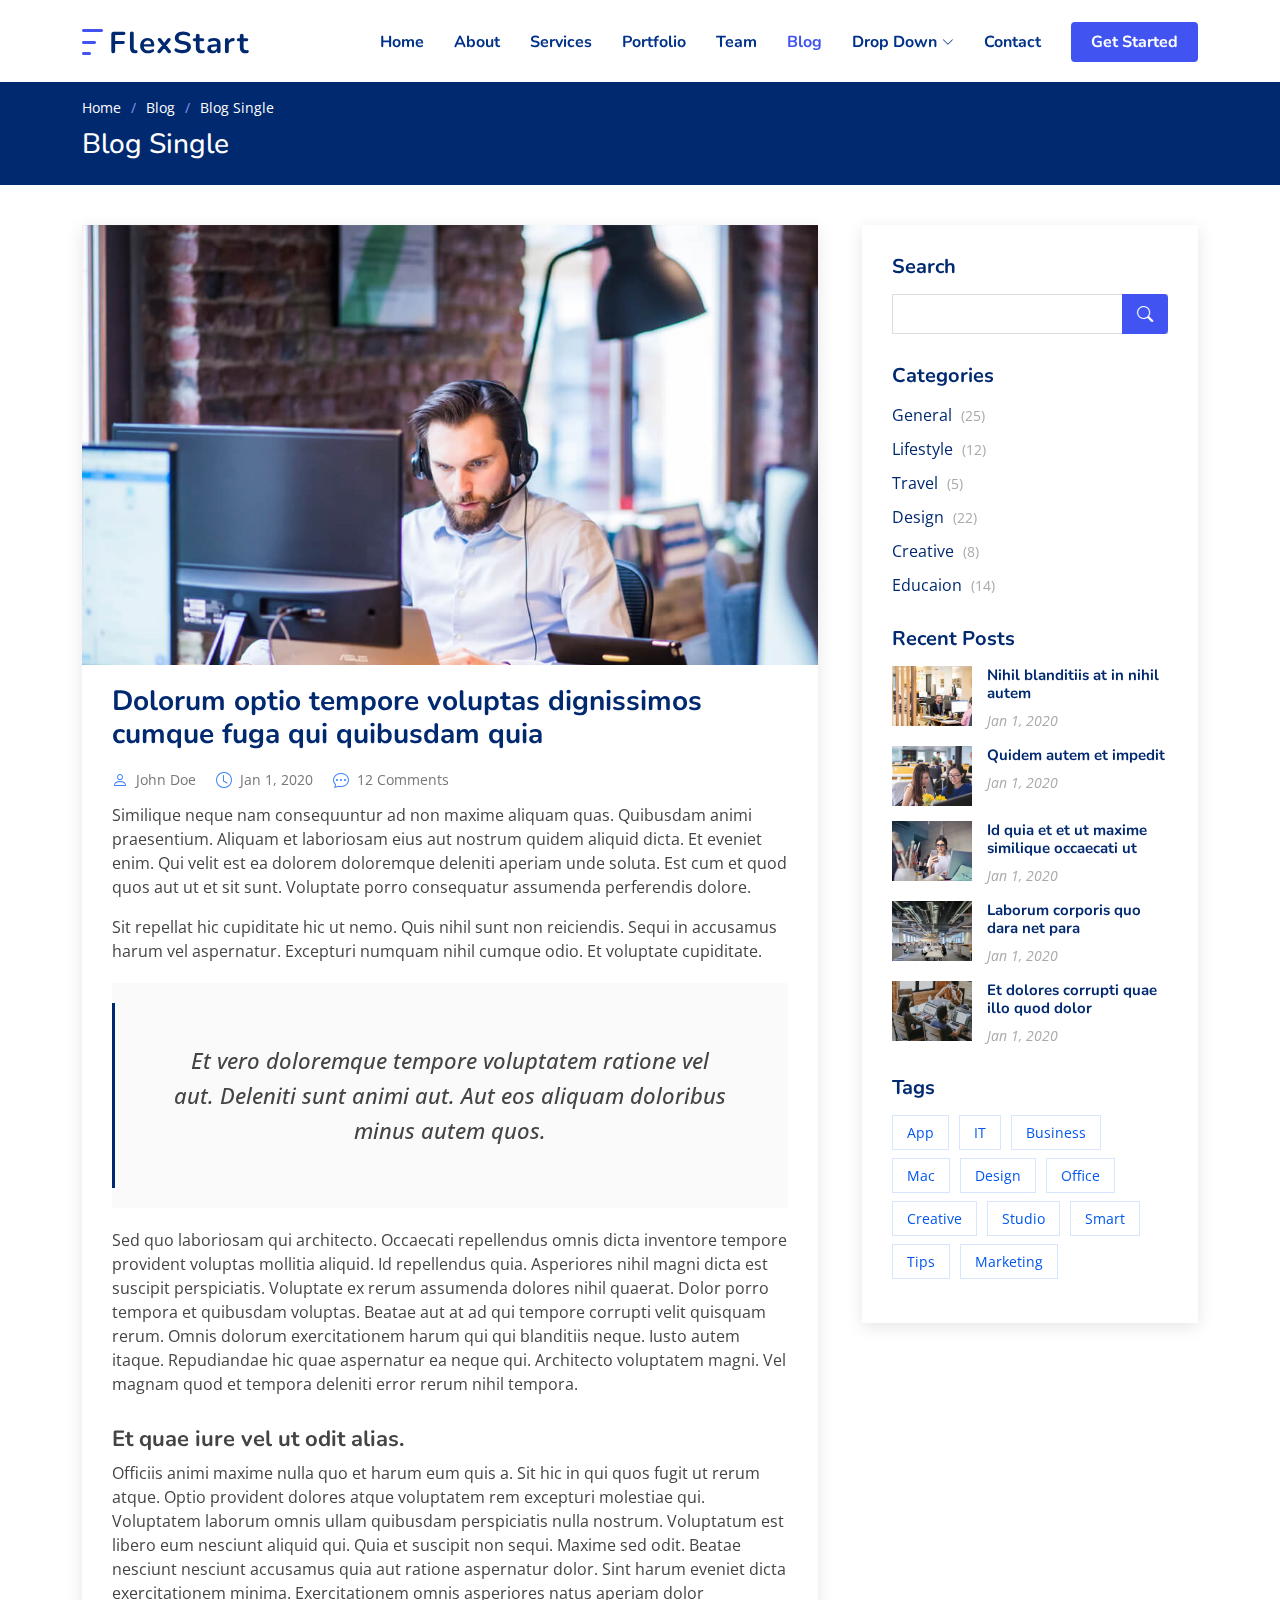
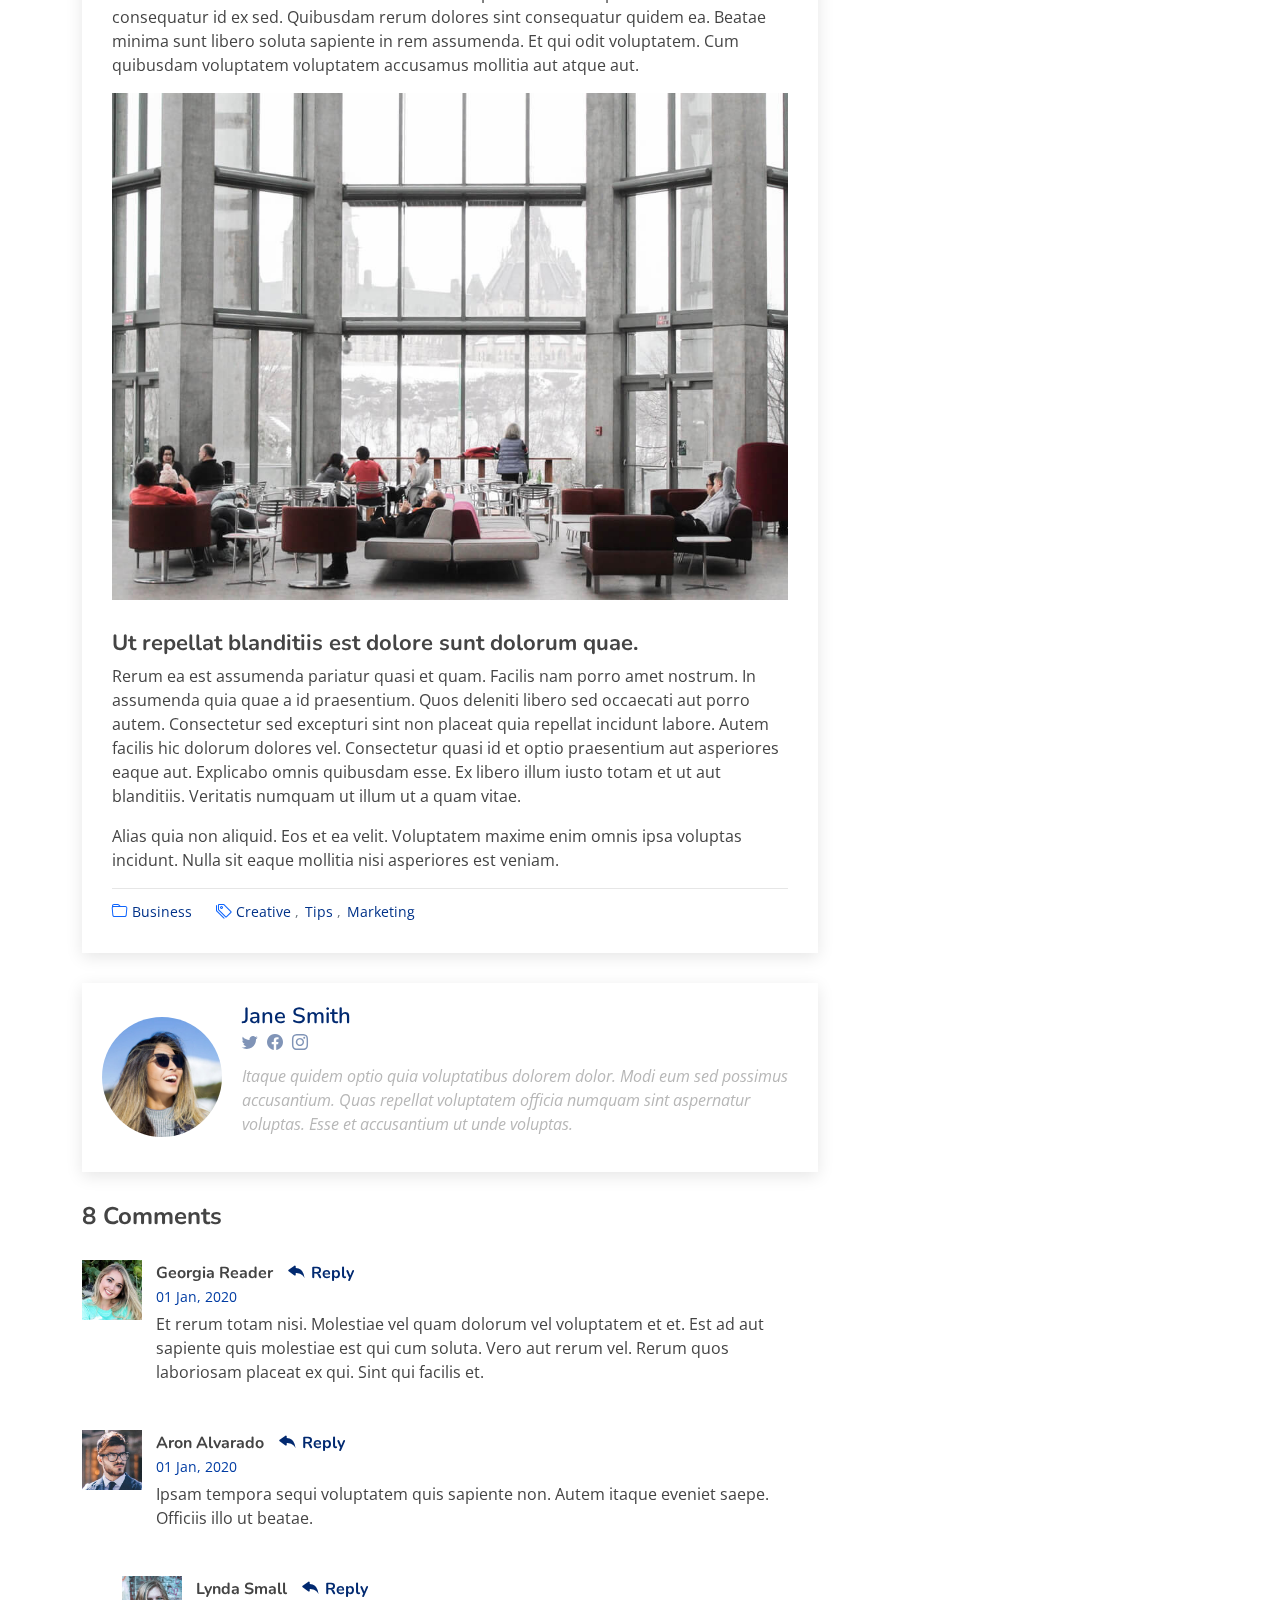
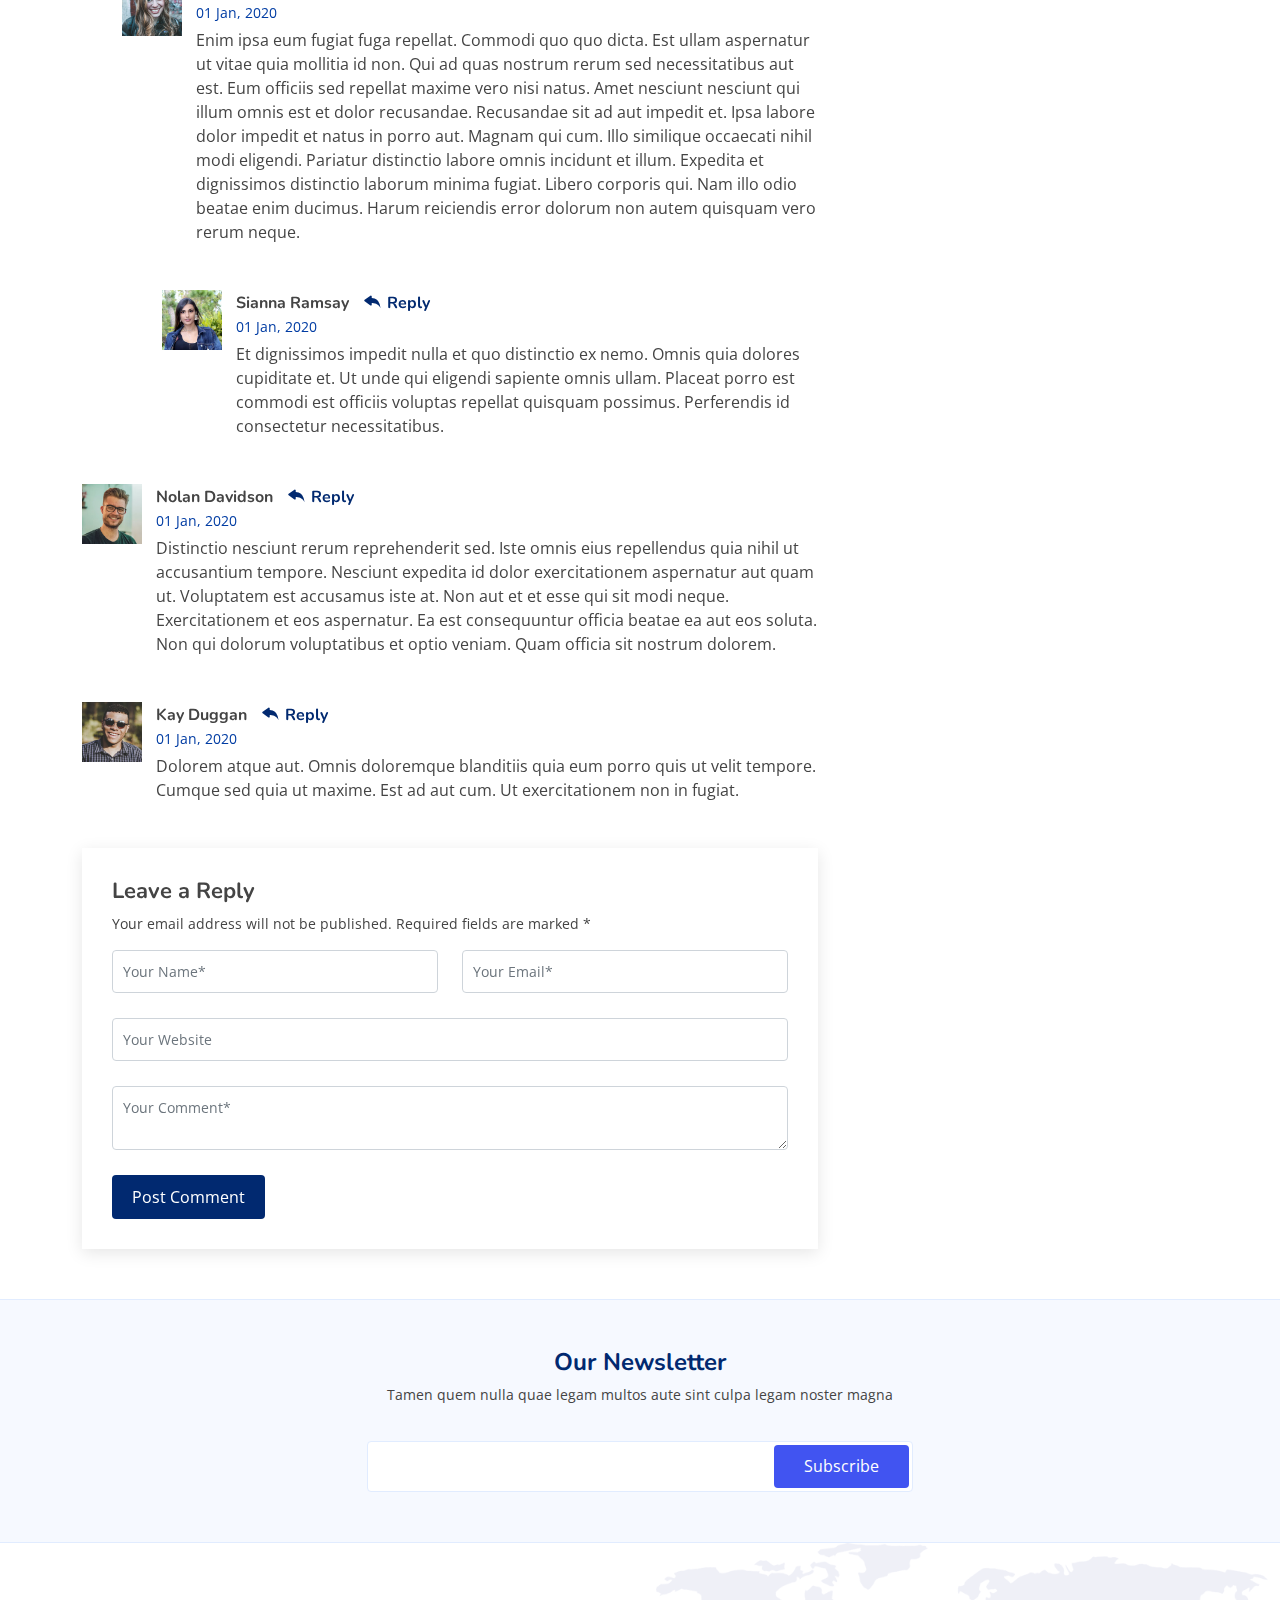
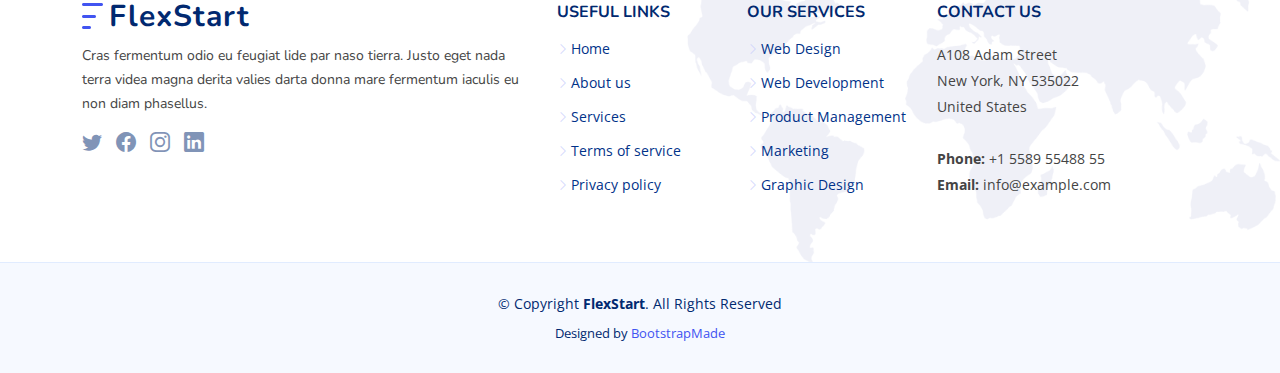
<file: blog-single.html>
<!DOCTYPE html>
<html lang="en">

<head>
  <meta charset="utf-8">
  <meta content="width=device-width, initial-scale=1.0" name="viewport">

  <title>Blog Single - FlexStart Bootstrap Template</title>
  <meta content="" name="description">
  <meta content="" name="keywords">

  <!-- Favicons -->
  <link href="assets/img/favicon.png" rel="icon">
  <link href="assets/img/apple-touch-icon.png" rel="apple-touch-icon">

  <!-- Google Fonts -->
  <link href="https://fonts.googleapis.com/css?family=Open+Sans:300,300i,400,400i,600,600i,700,700i|Nunito:300,300i,400,400i,600,600i,700,700i|Poppins:300,300i,400,400i,500,500i,600,600i,700,700i" rel="stylesheet">

  <!-- Vendor CSS Files -->
  <link href="assets/vendor/aos/aos.css" rel="stylesheet">
  <link href="assets/vendor/bootstrap/css/bootstrap.min.css" rel="stylesheet">
  <link href="assets/vendor/bootstrap-icons/bootstrap-icons.css" rel="stylesheet">
  <link href="assets/vendor/glightbox/css/glightbox.min.css" rel="stylesheet">
  <link href="assets/vendor/remixicon/remixicon.css" rel="stylesheet">
  <link href="assets/vendor/swiper/swiper-bundle.min.css" rel="stylesheet">

  <!-- Template Main CSS File -->
  <link href="assets/css/style.css" rel="stylesheet">

  <!-- =======================================================
  * Template Name: FlexStart - v1.11.1
  * Template URL: https://bootstrapmade.com/flexstart-bootstrap-startup-template/
  * Author: BootstrapMade.com
  * License: https://bootstrapmade.com/license/
  ======================================================== -->
</head>

<body>

  <!-- ======= Header ======= -->
  <header id="header" class="header fixed-top">
    <div class="container-fluid container-xl d-flex align-items-center justify-content-between">

      <a href="index.html" class="logo d-flex align-items-center">
        <img src="assets/img/logo.png" alt="">
        <span>FlexStart</span>
      </a>

      <nav id="navbar" class="navbar">
        <ul>
          <li><a class="nav-link scrollto " href="#hero">Home</a></li>
          <li><a class="nav-link scrollto" href="#about">About</a></li>
          <li><a class="nav-link scrollto" href="#services">Services</a></li>
          <li><a class="nav-link scrollto" href="#portfolio">Portfolio</a></li>
          <li><a class="nav-link scrollto" href="#team">Team</a></li>
          <li><a class="active" href="blog.html">Blog</a></li>
          <li class="dropdown"><a href="#"><span>Drop Down</span> <i class="bi bi-chevron-down"></i></a>
            <ul>
              <li><a href="#">Drop Down 1</a></li>
              <li class="dropdown"><a href="#"><span>Deep Drop Down</span> <i class="bi bi-chevron-right"></i></a>
                <ul>
                  <li><a href="#">Deep Drop Down 1</a></li>
                  <li><a href="#">Deep Drop Down 2</a></li>
                  <li><a href="#">Deep Drop Down 3</a></li>
                  <li><a href="#">Deep Drop Down 4</a></li>
                  <li><a href="#">Deep Drop Down 5</a></li>
                </ul>
              </li>
              <li><a href="#">Drop Down 2</a></li>
              <li><a href="#">Drop Down 3</a></li>
              <li><a href="#">Drop Down 4</a></li>
            </ul>
          </li>
          <li><a class="nav-link scrollto" href="#contact">Contact</a></li>
          <li><a class="getstarted scrollto" href="#about">Get Started</a></li>
        </ul>
        <i class="bi bi-list mobile-nav-toggle"></i>
      </nav><!-- .navbar -->

    </div>
  </header><!-- End Header -->

  <main id="main">

    <!-- ======= Breadcrumbs ======= -->
    <section class="breadcrumbs">
      <div class="container">

        <ol>
          <li><a href="index.html">Home</a></li>
          <li><a href="blog.html">Blog</a></li>
          <li>Blog Single</li>
        </ol>
        <h2>Blog Single</h2>

      </div>
    </section><!-- End Breadcrumbs -->

    <!-- ======= Blog Single Section ======= -->
    <section id="blog" class="blog">
      <div class="container" data-aos="fade-up">

        <div class="row">

          <div class="col-lg-8 entries">

            <article class="entry entry-single">

              <div class="entry-img">
                <img src="assets/img/blog/blog-1.jpg" alt="" class="img-fluid">
              </div>

              <h2 class="entry-title">
                <a href="blog-single.html">Dolorum optio tempore voluptas dignissimos cumque fuga qui quibusdam quia</a>
              </h2>

              <div class="entry-meta">
                <ul>
                  <li class="d-flex align-items-center"><i class="bi bi-person"></i> <a href="blog-single.html">John Doe</a></li>
                  <li class="d-flex align-items-center"><i class="bi bi-clock"></i> <a href="blog-single.html"><time datetime="2020-01-01">Jan 1, 2020</time></a></li>
                  <li class="d-flex align-items-center"><i class="bi bi-chat-dots"></i> <a href="blog-single.html">12 Comments</a></li>
                </ul>
              </div>

              <div class="entry-content">
                <p>
                  Similique neque nam consequuntur ad non maxime aliquam quas. Quibusdam animi praesentium. Aliquam et laboriosam eius aut nostrum quidem aliquid dicta.
                  Et eveniet enim. Qui velit est ea dolorem doloremque deleniti aperiam unde soluta. Est cum et quod quos aut ut et sit sunt. Voluptate porro consequatur assumenda perferendis dolore.
                </p>

                <p>
                  Sit repellat hic cupiditate hic ut nemo. Quis nihil sunt non reiciendis. Sequi in accusamus harum vel aspernatur. Excepturi numquam nihil cumque odio. Et voluptate cupiditate.
                </p>

                <blockquote>
                  <p>
                    Et vero doloremque tempore voluptatem ratione vel aut. Deleniti sunt animi aut. Aut eos aliquam doloribus minus autem quos.
                  </p>
                </blockquote>

                <p>
                  Sed quo laboriosam qui architecto. Occaecati repellendus omnis dicta inventore tempore provident voluptas mollitia aliquid. Id repellendus quia. Asperiores nihil magni dicta est suscipit perspiciatis. Voluptate ex rerum assumenda dolores nihil quaerat.
                  Dolor porro tempora et quibusdam voluptas. Beatae aut at ad qui tempore corrupti velit quisquam rerum. Omnis dolorum exercitationem harum qui qui blanditiis neque.
                  Iusto autem itaque. Repudiandae hic quae aspernatur ea neque qui. Architecto voluptatem magni. Vel magnam quod et tempora deleniti error rerum nihil tempora.
                </p>

                <h3>Et quae iure vel ut odit alias.</h3>
                <p>
                  Officiis animi maxime nulla quo et harum eum quis a. Sit hic in qui quos fugit ut rerum atque. Optio provident dolores atque voluptatem rem excepturi molestiae qui. Voluptatem laborum omnis ullam quibusdam perspiciatis nulla nostrum. Voluptatum est libero eum nesciunt aliquid qui.
                  Quia et suscipit non sequi. Maxime sed odit. Beatae nesciunt nesciunt accusamus quia aut ratione aspernatur dolor. Sint harum eveniet dicta exercitationem minima. Exercitationem omnis asperiores natus aperiam dolor consequatur id ex sed. Quibusdam rerum dolores sint consequatur quidem ea.
                  Beatae minima sunt libero soluta sapiente in rem assumenda. Et qui odit voluptatem. Cum quibusdam voluptatem voluptatem accusamus mollitia aut atque aut.
                </p>
                <img src="assets/img/blog/blog-inside-post.jpg" class="img-fluid" alt="">

                <h3>Ut repellat blanditiis est dolore sunt dolorum quae.</h3>
                <p>
                  Rerum ea est assumenda pariatur quasi et quam. Facilis nam porro amet nostrum. In assumenda quia quae a id praesentium. Quos deleniti libero sed occaecati aut porro autem. Consectetur sed excepturi sint non placeat quia repellat incidunt labore. Autem facilis hic dolorum dolores vel.
                  Consectetur quasi id et optio praesentium aut asperiores eaque aut. Explicabo omnis quibusdam esse. Ex libero illum iusto totam et ut aut blanditiis. Veritatis numquam ut illum ut a quam vitae.
                </p>
                <p>
                  Alias quia non aliquid. Eos et ea velit. Voluptatem maxime enim omnis ipsa voluptas incidunt. Nulla sit eaque mollitia nisi asperiores est veniam.
                </p>

              </div>

              <div class="entry-footer">
                <i class="bi bi-folder"></i>
                <ul class="cats">
                  <li><a href="#">Business</a></li>
                </ul>

                <i class="bi bi-tags"></i>
                <ul class="tags">
                  <li><a href="#">Creative</a></li>
                  <li><a href="#">Tips</a></li>
                  <li><a href="#">Marketing</a></li>
                </ul>
              </div>

            </article><!-- End blog entry -->

            <div class="blog-author d-flex align-items-center">
              <img src="assets/img/blog/blog-author.jpg" class="rounded-circle float-left" alt="">
              <div>
                <h4>Jane Smith</h4>
                <div class="social-links">
                  <a href="https://twitters.com/#"><i class="bi bi-twitter"></i></a>
                  <a href="https://facebook.com/#"><i class="bi bi-facebook"></i></a>
                  <a href="https://instagram.com/#"><i class="biu bi-instagram"></i></a>
                </div>
                <p>
                  Itaque quidem optio quia voluptatibus dolorem dolor. Modi eum sed possimus accusantium. Quas repellat voluptatem officia numquam sint aspernatur voluptas. Esse et accusantium ut unde voluptas.
                </p>
              </div>
            </div><!-- End blog author bio -->

            <div class="blog-comments">

              <h4 class="comments-count">8 Comments</h4>

              <div id="comment-1" class="comment">
                <div class="d-flex">
                  <div class="comment-img"><img src="assets/img/blog/comments-1.jpg" alt=""></div>
                  <div>
                    <h5><a href="">Georgia Reader</a> <a href="#" class="reply"><i class="bi bi-reply-fill"></i> Reply</a></h5>
                    <time datetime="2020-01-01">01 Jan, 2020</time>
                    <p>
                      Et rerum totam nisi. Molestiae vel quam dolorum vel voluptatem et et. Est ad aut sapiente quis molestiae est qui cum soluta.
                      Vero aut rerum vel. Rerum quos laboriosam placeat ex qui. Sint qui facilis et.
                    </p>
                  </div>
                </div>
              </div><!-- End comment #1 -->

              <div id="comment-2" class="comment">
                <div class="d-flex">
                  <div class="comment-img"><img src="assets/img/blog/comments-2.jpg" alt=""></div>
                  <div>
                    <h5><a href="">Aron Alvarado</a> <a href="#" class="reply"><i class="bi bi-reply-fill"></i> Reply</a></h5>
                    <time datetime="2020-01-01">01 Jan, 2020</time>
                    <p>
                      Ipsam tempora sequi voluptatem quis sapiente non. Autem itaque eveniet saepe. Officiis illo ut beatae.
                    </p>
                  </div>
                </div>

                <div id="comment-reply-1" class="comment comment-reply">
                  <div class="d-flex">
                    <div class="comment-img"><img src="assets/img/blog/comments-3.jpg" alt=""></div>
                    <div>
                      <h5><a href="">Lynda Small</a> <a href="#" class="reply"><i class="bi bi-reply-fill"></i> Reply</a></h5>
                      <time datetime="2020-01-01">01 Jan, 2020</time>
                      <p>
                        Enim ipsa eum fugiat fuga repellat. Commodi quo quo dicta. Est ullam aspernatur ut vitae quia mollitia id non. Qui ad quas nostrum rerum sed necessitatibus aut est. Eum officiis sed repellat maxime vero nisi natus. Amet nesciunt nesciunt qui illum omnis est et dolor recusandae.

                        Recusandae sit ad aut impedit et. Ipsa labore dolor impedit et natus in porro aut. Magnam qui cum. Illo similique occaecati nihil modi eligendi. Pariatur distinctio labore omnis incidunt et illum. Expedita et dignissimos distinctio laborum minima fugiat.

                        Libero corporis qui. Nam illo odio beatae enim ducimus. Harum reiciendis error dolorum non autem quisquam vero rerum neque.
                      </p>
                    </div>
                  </div>

                  <div id="comment-reply-2" class="comment comment-reply">
                    <div class="d-flex">
                      <div class="comment-img"><img src="assets/img/blog/comments-4.jpg" alt=""></div>
                      <div>
                        <h5><a href="">Sianna Ramsay</a> <a href="#" class="reply"><i class="bi bi-reply-fill"></i> Reply</a></h5>
                        <time datetime="2020-01-01">01 Jan, 2020</time>
                        <p>
                          Et dignissimos impedit nulla et quo distinctio ex nemo. Omnis quia dolores cupiditate et. Ut unde qui eligendi sapiente omnis ullam. Placeat porro est commodi est officiis voluptas repellat quisquam possimus. Perferendis id consectetur necessitatibus.
                        </p>
                      </div>
                    </div>

                  </div><!-- End comment reply #2-->

                </div><!-- End comment reply #1-->

              </div><!-- End comment #2-->

              <div id="comment-3" class="comment">
                <div class="d-flex">
                  <div class="comment-img"><img src="assets/img/blog/comments-5.jpg" alt=""></div>
                  <div>
                    <h5><a href="">Nolan Davidson</a> <a href="#" class="reply"><i class="bi bi-reply-fill"></i> Reply</a></h5>
                    <time datetime="2020-01-01">01 Jan, 2020</time>
                    <p>
                      Distinctio nesciunt rerum reprehenderit sed. Iste omnis eius repellendus quia nihil ut accusantium tempore. Nesciunt expedita id dolor exercitationem aspernatur aut quam ut. Voluptatem est accusamus iste at.
                      Non aut et et esse qui sit modi neque. Exercitationem et eos aspernatur. Ea est consequuntur officia beatae ea aut eos soluta. Non qui dolorum voluptatibus et optio veniam. Quam officia sit nostrum dolorem.
                    </p>
                  </div>
                </div>

              </div><!-- End comment #3 -->

              <div id="comment-4" class="comment">
                <div class="d-flex">
                  <div class="comment-img"><img src="assets/img/blog/comments-6.jpg" alt=""></div>
                  <div>
                    <h5><a href="">Kay Duggan</a> <a href="#" class="reply"><i class="bi bi-reply-fill"></i> Reply</a></h5>
                    <time datetime="2020-01-01">01 Jan, 2020</time>
                    <p>
                      Dolorem atque aut. Omnis doloremque blanditiis quia eum porro quis ut velit tempore. Cumque sed quia ut maxime. Est ad aut cum. Ut exercitationem non in fugiat.
                    </p>
                  </div>
                </div>

              </div><!-- End comment #4 -->

              <div class="reply-form">
                <h4>Leave a Reply</h4>
                <p>Your email address will not be published. Required fields are marked * </p>
                <form action="">
                  <div class="row">
                    <div class="col-md-6 form-group">
                      <input name="name" type="text" class="form-control" placeholder="Your Name*">
                    </div>
                    <div class="col-md-6 form-group">
                      <input name="email" type="text" class="form-control" placeholder="Your Email*">
                    </div>
                  </div>
                  <div class="row">
                    <div class="col form-group">
                      <input name="website" type="text" class="form-control" placeholder="Your Website">
                    </div>
                  </div>
                  <div class="row">
                    <div class="col form-group">
                      <textarea name="comment" class="form-control" placeholder="Your Comment*"></textarea>
                    </div>
                  </div>
                  <button type="submit" class="btn btn-primary">Post Comment</button>

                </form>

              </div>

            </div><!-- End blog comments -->

          </div><!-- End blog entries list -->

          <div class="col-lg-4">

            <div class="sidebar">

              <h3 class="sidebar-title">Search</h3>
              <div class="sidebar-item search-form">
                <form action="">
                  <input type="text">
                  <button type="submit"><i class="bi bi-search"></i></button>
                </form>
              </div><!-- End sidebar search formn-->

              <h3 class="sidebar-title">Categories</h3>
              <div class="sidebar-item categories">
                <ul>
                  <li><a href="#">General <span>(25)</span></a></li>
                  <li><a href="#">Lifestyle <span>(12)</span></a></li>
                  <li><a href="#">Travel <span>(5)</span></a></li>
                  <li><a href="#">Design <span>(22)</span></a></li>
                  <li><a href="#">Creative <span>(8)</span></a></li>
                  <li><a href="#">Educaion <span>(14)</span></a></li>
                </ul>
              </div><!-- End sidebar categories-->

              <h3 class="sidebar-title">Recent Posts</h3>
              <div class="sidebar-item recent-posts">
                <div class="post-item clearfix">
                  <img src="assets/img/blog/blog-recent-1.jpg" alt="">
                  <h4><a href="blog-single.html">Nihil blanditiis at in nihil autem</a></h4>
                  <time datetime="2020-01-01">Jan 1, 2020</time>
                </div>

                <div class="post-item clearfix">
                  <img src="assets/img/blog/blog-recent-2.jpg" alt="">
                  <h4><a href="blog-single.html">Quidem autem et impedit</a></h4>
                  <time datetime="2020-01-01">Jan 1, 2020</time>
                </div>

                <div class="post-item clearfix">
                  <img src="assets/img/blog/blog-recent-3.jpg" alt="">
                  <h4><a href="blog-single.html">Id quia et et ut maxime similique occaecati ut</a></h4>
                  <time datetime="2020-01-01">Jan 1, 2020</time>
                </div>

                <div class="post-item clearfix">
                  <img src="assets/img/blog/blog-recent-4.jpg" alt="">
                  <h4><a href="blog-single.html">Laborum corporis quo dara net para</a></h4>
                  <time datetime="2020-01-01">Jan 1, 2020</time>
                </div>

                <div class="post-item clearfix">
                  <img src="assets/img/blog/blog-recent-5.jpg" alt="">
                  <h4><a href="blog-single.html">Et dolores corrupti quae illo quod dolor</a></h4>
                  <time datetime="2020-01-01">Jan 1, 2020</time>
                </div>

              </div><!-- End sidebar recent posts-->

              <h3 class="sidebar-title">Tags</h3>
              <div class="sidebar-item tags">
                <ul>
                  <li><a href="#">App</a></li>
                  <li><a href="#">IT</a></li>
                  <li><a href="#">Business</a></li>
                  <li><a href="#">Mac</a></li>
                  <li><a href="#">Design</a></li>
                  <li><a href="#">Office</a></li>
                  <li><a href="#">Creative</a></li>
                  <li><a href="#">Studio</a></li>
                  <li><a href="#">Smart</a></li>
                  <li><a href="#">Tips</a></li>
                  <li><a href="#">Marketing</a></li>
                </ul>
              </div><!-- End sidebar tags-->

            </div><!-- End sidebar -->

          </div><!-- End blog sidebar -->

        </div>

      </div>
    </section><!-- End Blog Single Section -->

  </main><!-- End #main -->

  <!-- ======= Footer ======= -->
  <footer id="footer" class="footer">

    <div class="footer-newsletter">
      <div class="container">
        <div class="row justify-content-center">
          <div class="col-lg-12 text-center">
            <h4>Our Newsletter</h4>
            <p>Tamen quem nulla quae legam multos aute sint culpa legam noster magna</p>
          </div>
          <div class="col-lg-6">
            <form action="" method="post">
              <input type="email" name="email"><input type="submit" value="Subscribe">
            </form>
          </div>
        </div>
      </div>
    </div>

    <div class="footer-top">
      <div class="container">
        <div class="row gy-4">
          <div class="col-lg-5 col-md-12 footer-info">
            <a href="index.html" class="logo d-flex align-items-center">
              <img src="assets/img/logo.png" alt="">
              <span>FlexStart</span>
            </a>
            <p>Cras fermentum odio eu feugiat lide par naso tierra. Justo eget nada terra videa magna derita valies darta donna mare fermentum iaculis eu non diam phasellus.</p>
            <div class="social-links mt-3">
              <a href="#" class="twitter"><i class="bi bi-twitter"></i></a>
              <a href="#" class="facebook"><i class="bi bi-facebook"></i></a>
              <a href="#" class="instagram"><i class="bi bi-instagram"></i></a>
              <a href="#" class="linkedin"><i class="bi bi-linkedin"></i></a>
            </div>
          </div>

          <div class="col-lg-2 col-6 footer-links">
            <h4>Useful Links</h4>
            <ul>
              <li><i class="bi bi-chevron-right"></i> <a href="#">Home</a></li>
              <li><i class="bi bi-chevron-right"></i> <a href="#">About us</a></li>
              <li><i class="bi bi-chevron-right"></i> <a href="#">Services</a></li>
              <li><i class="bi bi-chevron-right"></i> <a href="#">Terms of service</a></li>
              <li><i class="bi bi-chevron-right"></i> <a href="#">Privacy policy</a></li>
            </ul>
          </div>

          <div class="col-lg-2 col-6 footer-links">
            <h4>Our Services</h4>
            <ul>
              <li><i class="bi bi-chevron-right"></i> <a href="#">Web Design</a></li>
              <li><i class="bi bi-chevron-right"></i> <a href="#">Web Development</a></li>
              <li><i class="bi bi-chevron-right"></i> <a href="#">Product Management</a></li>
              <li><i class="bi bi-chevron-right"></i> <a href="#">Marketing</a></li>
              <li><i class="bi bi-chevron-right"></i> <a href="#">Graphic Design</a></li>
            </ul>
          </div>

          <div class="col-lg-3 col-md-12 footer-contact text-center text-md-start">
            <h4>Contact Us</h4>
            <p>
              A108 Adam Street <br>
              New York, NY 535022<br>
              United States <br><br>
              <strong>Phone:</strong> +1 5589 55488 55<br>
              <strong>Email:</strong> info@example.com<br>
            </p>

          </div>

        </div>
      </div>
    </div>

    <div class="container">
      <div class="copyright">
        &copy; Copyright <strong><span>FlexStart</span></strong>. All Rights Reserved
      </div>
      <div class="credits">
        <!-- All the links in the footer should remain intact. -->
        <!-- You can delete the links only if you purchased the pro version. -->
        <!-- Licensing information: https://bootstrapmade.com/license/ -->
        <!-- Purchase the pro version with working PHP/AJAX contact form: https://bootstrapmade.com/flexstart-bootstrap-startup-template/ -->
        Designed by <a href="https://bootstrapmade.com/">BootstrapMade</a>
      </div>
    </div>
  </footer><!-- End Footer -->

  <a href="#" class="back-to-top d-flex align-items-center justify-content-center"><i class="bi bi-arrow-up-short"></i></a>

  <!-- Vendor JS Files -->
  <script src="assets/vendor/purecounter/purecounter_vanilla.js"></script>
  <script src="assets/vendor/aos/aos.js"></script>
  <script src="assets/vendor/bootstrap/js/bootstrap.bundle.min.js"></script>
  <script src="assets/vendor/glightbox/js/glightbox.min.js"></script>
  <script src="assets/vendor/isotope-layout/isotope.pkgd.min.js"></script>
  <script src="assets/vendor/swiper/swiper-bundle.min.js"></script>
  <script src="assets/vendor/php-email-form/validate.js"></script>

  <!-- Template Main JS File -->
  <script src="assets/js/main.js"></script>

</body>

</html>
</file>
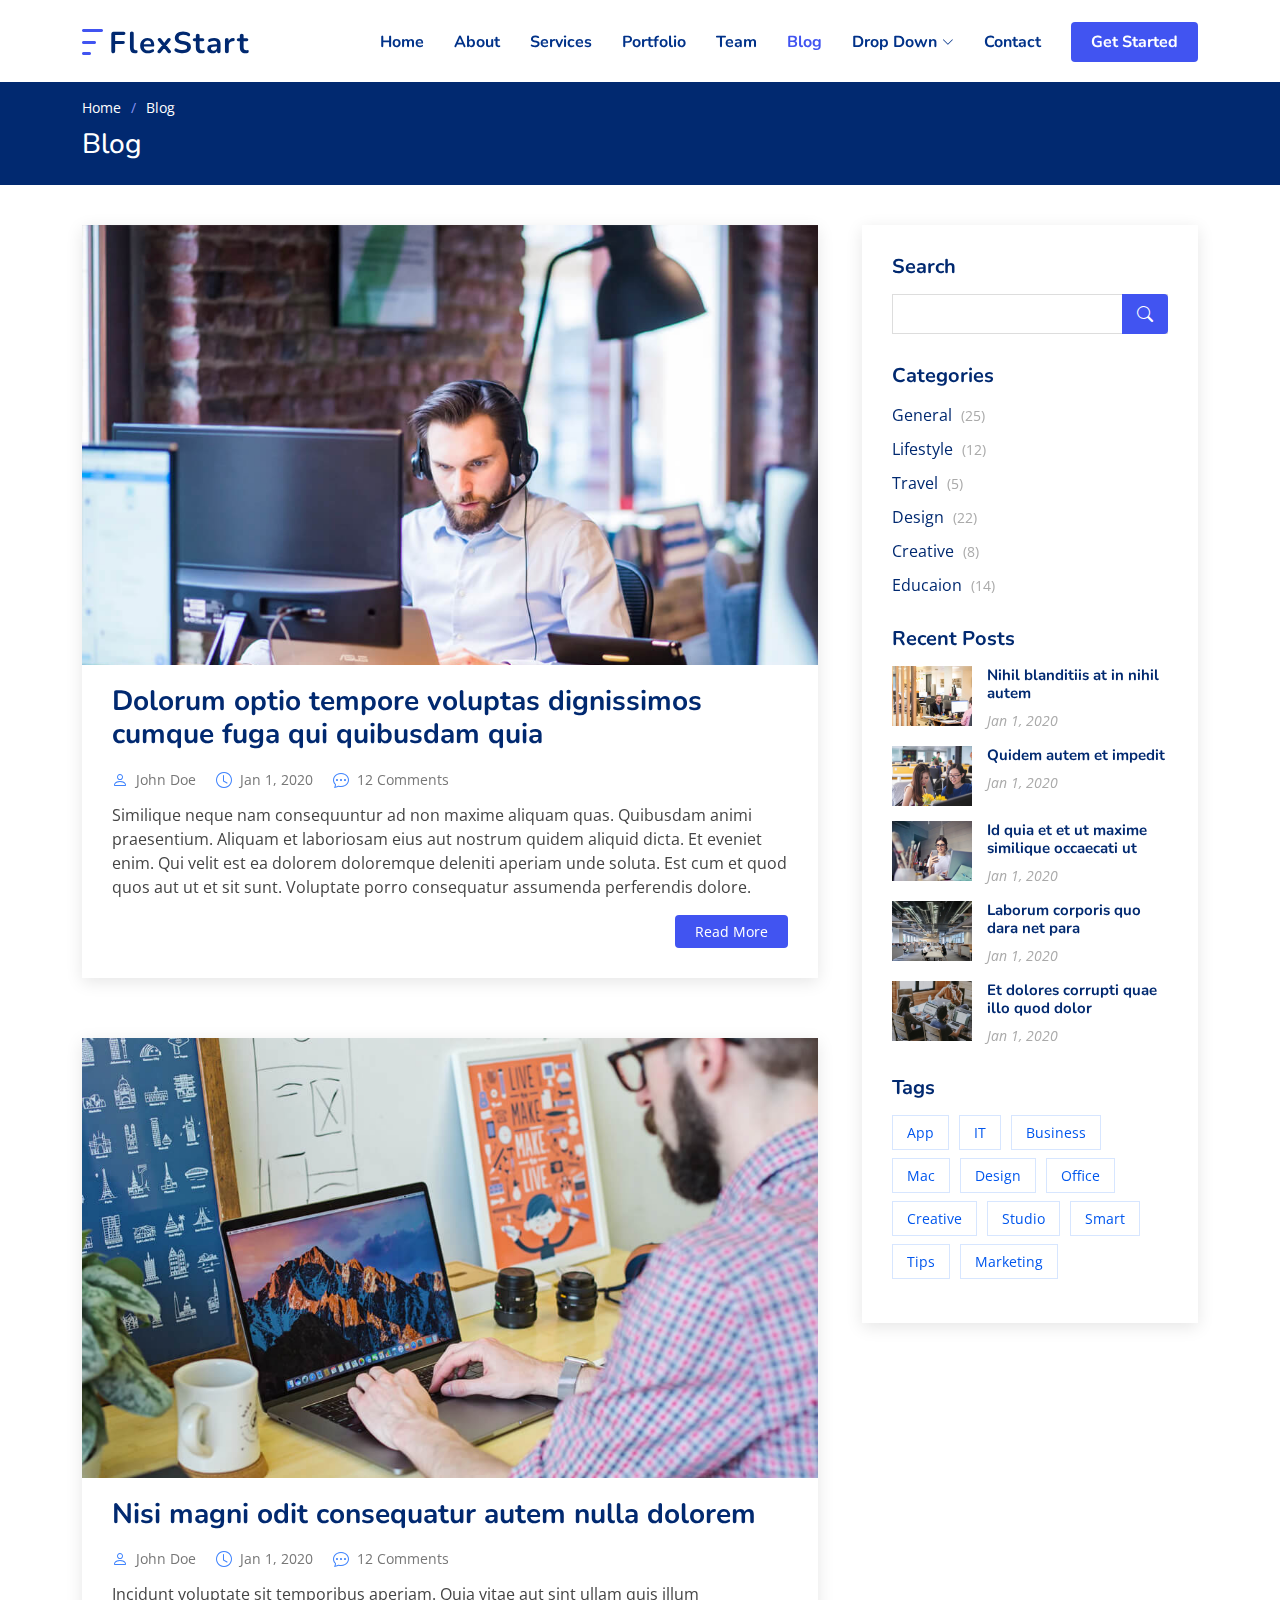
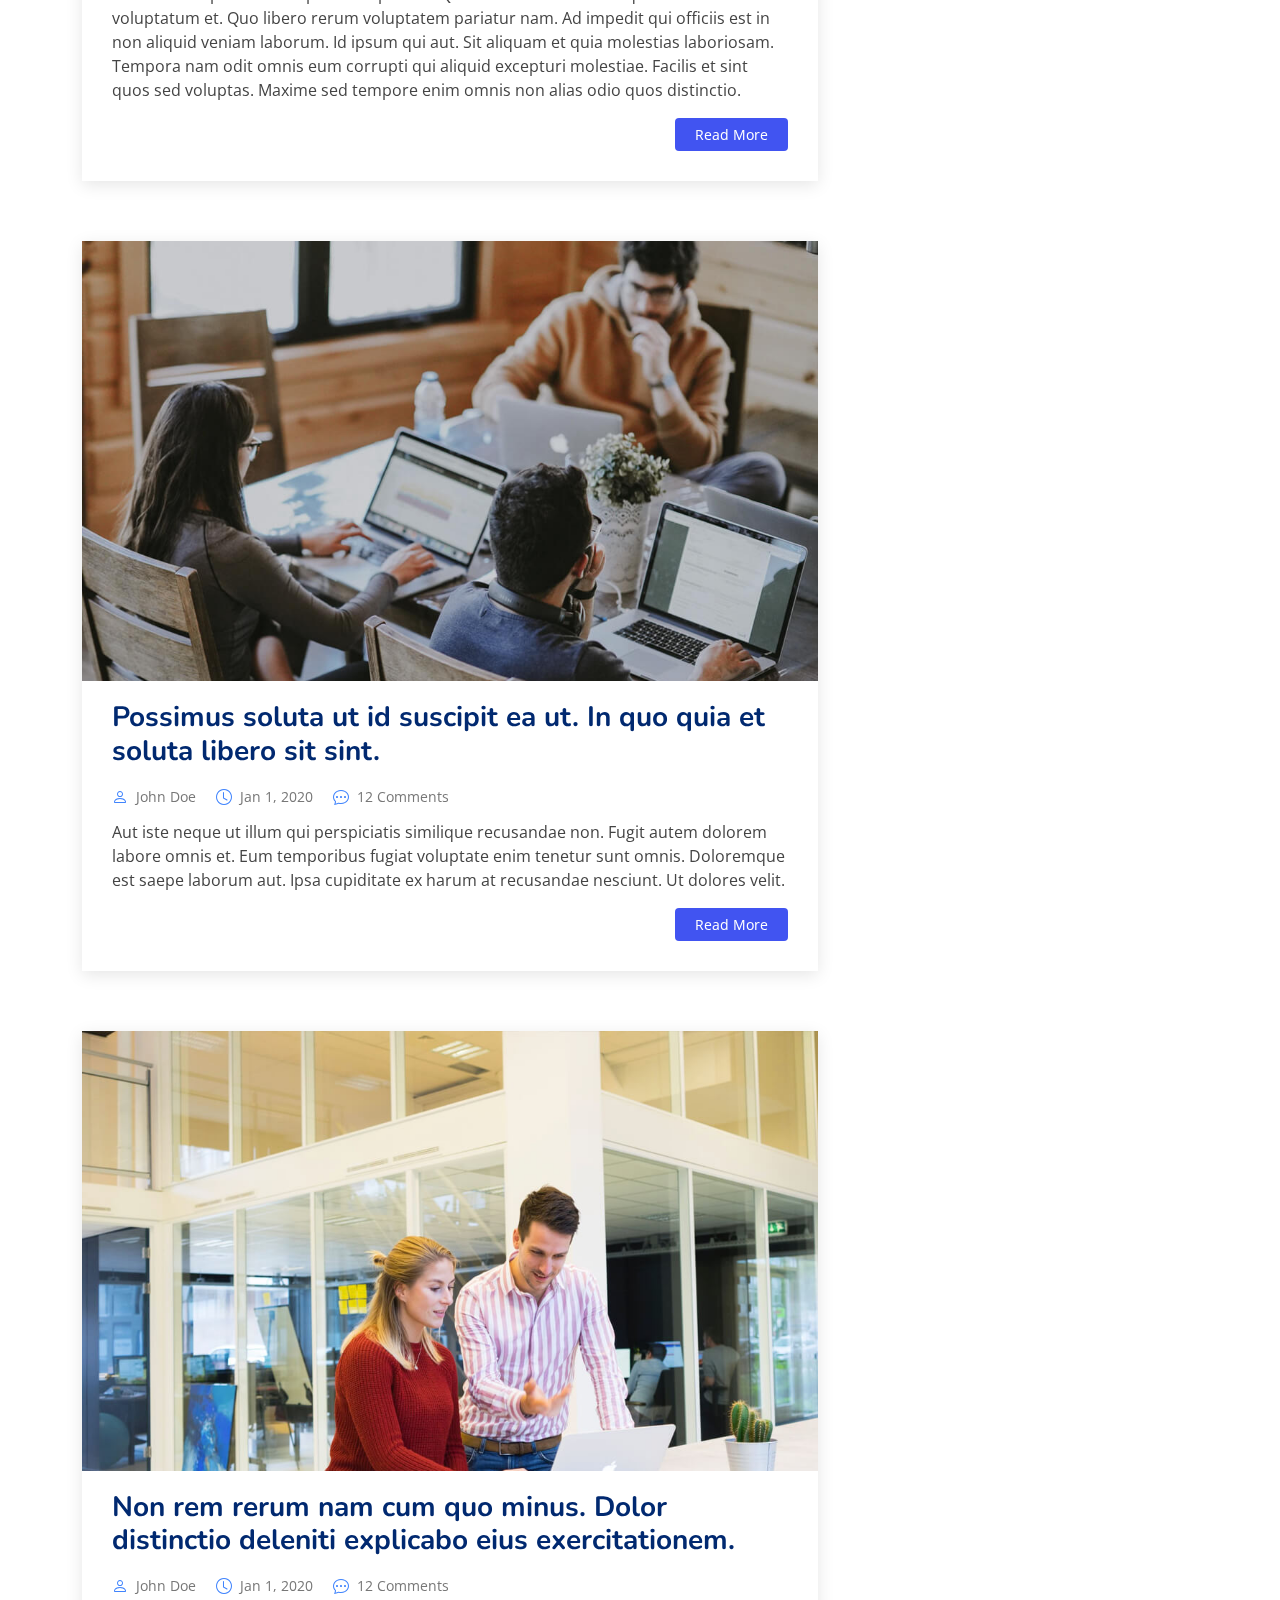
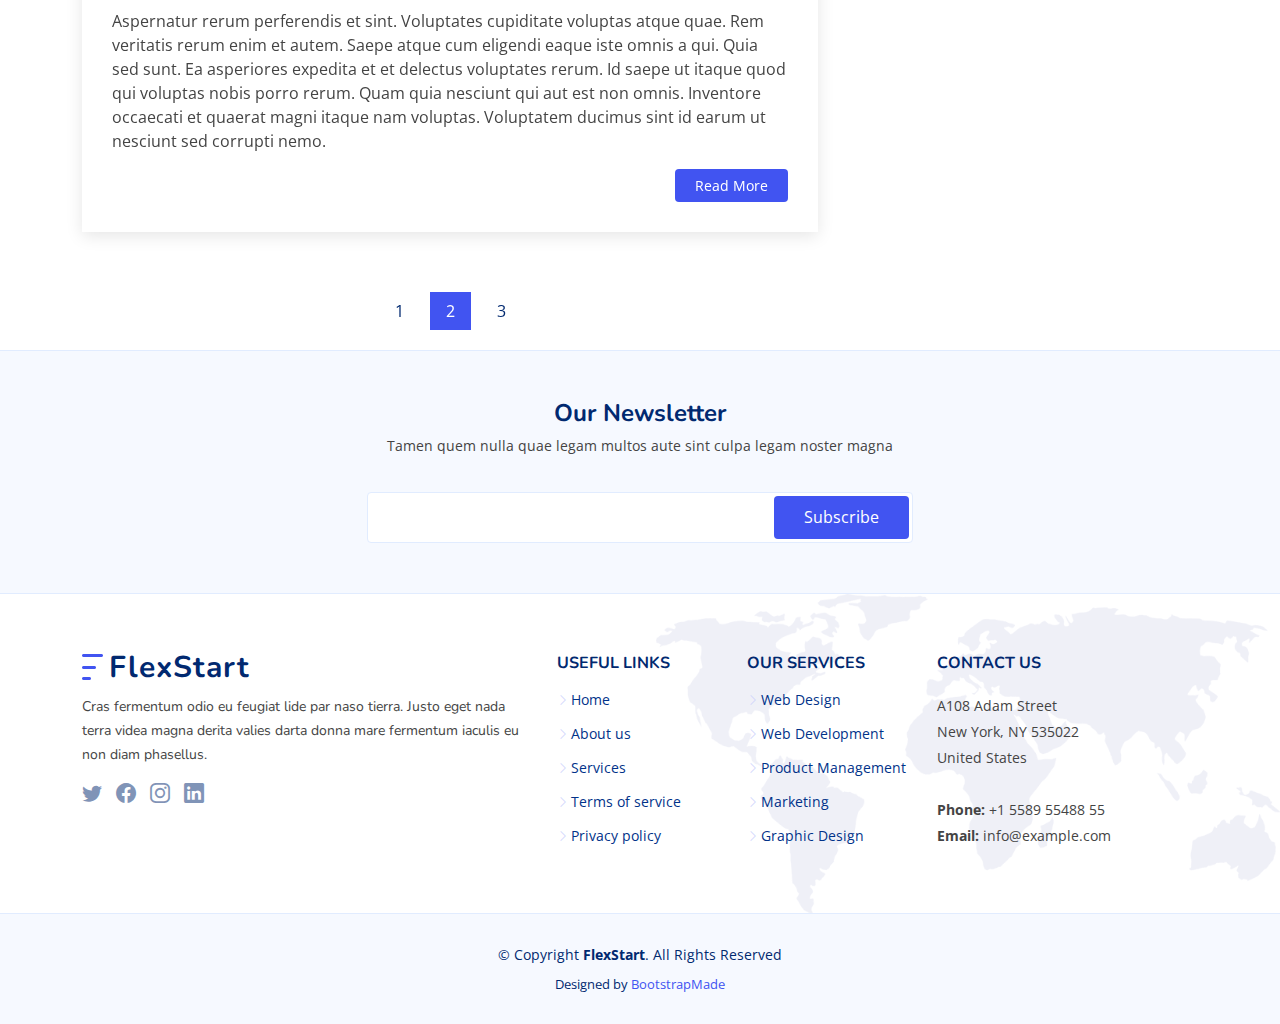
<file: blog.html>
<!DOCTYPE html>
<html lang="en">

<head>
  <meta charset="utf-8">
  <meta content="width=device-width, initial-scale=1.0" name="viewport">

  <title>Blog - FlexStart Bootstrap Template</title>
  <meta content="" name="description">
  <meta content="" name="keywords">

  <!-- Favicons -->
  <link href="assets/img/favicon.png" rel="icon">
  <link href="assets/img/apple-touch-icon.png" rel="apple-touch-icon">

  <!-- Google Fonts -->
  <link href="https://fonts.googleapis.com/css?family=Open+Sans:300,300i,400,400i,600,600i,700,700i|Nunito:300,300i,400,400i,600,600i,700,700i|Poppins:300,300i,400,400i,500,500i,600,600i,700,700i" rel="stylesheet">

  <!-- Vendor CSS Files -->
  <link href="assets/vendor/aos/aos.css" rel="stylesheet">
  <link href="assets/vendor/bootstrap/css/bootstrap.min.css" rel="stylesheet">
  <link href="assets/vendor/bootstrap-icons/bootstrap-icons.css" rel="stylesheet">
  <link href="assets/vendor/glightbox/css/glightbox.min.css" rel="stylesheet">
  <link href="assets/vendor/remixicon/remixicon.css" rel="stylesheet">
  <link href="assets/vendor/swiper/swiper-bundle.min.css" rel="stylesheet">

  <!-- Template Main CSS File -->
  <link href="assets/css/style.css" rel="stylesheet">

  <!-- =======================================================
  * Template Name: FlexStart - v1.11.1
  * Template URL: https://bootstrapmade.com/flexstart-bootstrap-startup-template/
  * Author: BootstrapMade.com
  * License: https://bootstrapmade.com/license/
  ======================================================== -->
</head>

<body>

  <!-- ======= Header ======= -->
  <header id="header" class="header fixed-top">
    <div class="container-fluid container-xl d-flex align-items-center justify-content-between">

      <a href="index.html" class="logo d-flex align-items-center">
        <img src="assets/img/logo.png" alt="">
        <span>FlexStart</span>
      </a>

      <nav id="navbar" class="navbar">
        <ul>
          <li><a class="nav-link scrollto " href="#hero">Home</a></li>
          <li><a class="nav-link scrollto" href="#about">About</a></li>
          <li><a class="nav-link scrollto" href="#services">Services</a></li>
          <li><a class="nav-link scrollto" href="#portfolio">Portfolio</a></li>
          <li><a class="nav-link scrollto" href="#team">Team</a></li>
          <li><a class="active" href="blog.html">Blog</a></li>
          <li class="dropdown"><a href="#"><span>Drop Down</span> <i class="bi bi-chevron-down"></i></a>
            <ul>
              <li><a href="#">Drop Down 1</a></li>
              <li class="dropdown"><a href="#"><span>Deep Drop Down</span> <i class="bi bi-chevron-right"></i></a>
                <ul>
                  <li><a href="#">Deep Drop Down 1</a></li>
                  <li><a href="#">Deep Drop Down 2</a></li>
                  <li><a href="#">Deep Drop Down 3</a></li>
                  <li><a href="#">Deep Drop Down 4</a></li>
                  <li><a href="#">Deep Drop Down 5</a></li>
                </ul>
              </li>
              <li><a href="#">Drop Down 2</a></li>
              <li><a href="#">Drop Down 3</a></li>
              <li><a href="#">Drop Down 4</a></li>
            </ul>
          </li>
          <li><a class="nav-link scrollto" href="#contact">Contact</a></li>
          <li><a class="getstarted scrollto" href="#about">Get Started</a></li>
        </ul>
        <i class="bi bi-list mobile-nav-toggle"></i>
      </nav><!-- .navbar -->

    </div>
  </header><!-- End Header -->

  <main id="main">

    <!-- ======= Breadcrumbs ======= -->
    <section class="breadcrumbs">
      <div class="container">

        <ol>
          <li><a href="index.html">Home</a></li>
          <li>Blog</li>
        </ol>
        <h2>Blog</h2>

      </div>
    </section><!-- End Breadcrumbs -->

    <!-- ======= Blog Section ======= -->
    <section id="blog" class="blog">
      <div class="container" data-aos="fade-up">

        <div class="row">

          <div class="col-lg-8 entries">

            <article class="entry">

              <div class="entry-img">
                <img src="assets/img/blog/blog-1.jpg" alt="" class="img-fluid">
              </div>

              <h2 class="entry-title">
                <a href="blog-single.html">Dolorum optio tempore voluptas dignissimos cumque fuga qui quibusdam quia</a>
              </h2>

              <div class="entry-meta">
                <ul>
                  <li class="d-flex align-items-center"><i class="bi bi-person"></i> <a href="blog-single.html">John Doe</a></li>
                  <li class="d-flex align-items-center"><i class="bi bi-clock"></i> <a href="blog-single.html"><time datetime="2020-01-01">Jan 1, 2020</time></a></li>
                  <li class="d-flex align-items-center"><i class="bi bi-chat-dots"></i> <a href="blog-single.html">12 Comments</a></li>
                </ul>
              </div>

              <div class="entry-content">
                <p>
                  Similique neque nam consequuntur ad non maxime aliquam quas. Quibusdam animi praesentium. Aliquam et laboriosam eius aut nostrum quidem aliquid dicta.
                  Et eveniet enim. Qui velit est ea dolorem doloremque deleniti aperiam unde soluta. Est cum et quod quos aut ut et sit sunt. Voluptate porro consequatur assumenda perferendis dolore.
                </p>
                <div class="read-more">
                  <a href="blog-single.html">Read More</a>
                </div>
              </div>

            </article><!-- End blog entry -->

            <article class="entry">

              <div class="entry-img">
                <img src="assets/img/blog/blog-2.jpg" alt="" class="img-fluid">
              </div>

              <h2 class="entry-title">
                <a href="blog-single.html">Nisi magni odit consequatur autem nulla dolorem</a>
              </h2>

              <div class="entry-meta">
                <ul>
                  <li class="d-flex align-items-center"><i class="bi bi-person"></i> <a href="blog-single.html">John Doe</a></li>
                  <li class="d-flex align-items-center"><i class="bi bi-clock"></i> <a href="blog-single.html"><time datetime="2020-01-01">Jan 1, 2020</time></a></li>
                  <li class="d-flex align-items-center"><i class="bi bi-chat-dots"></i> <a href="blog-single.html">12 Comments</a></li>
                </ul>
              </div>

              <div class="entry-content">
                <p>
                  Incidunt voluptate sit temporibus aperiam. Quia vitae aut sint ullam quis illum voluptatum et. Quo libero rerum voluptatem pariatur nam.
                  Ad impedit qui officiis est in non aliquid veniam laborum. Id ipsum qui aut. Sit aliquam et quia molestias laboriosam. Tempora nam odit omnis eum corrupti qui aliquid excepturi molestiae. Facilis et sint quos sed voluptas. Maxime sed tempore enim omnis non alias odio quos distinctio.
                </p>
                <div class="read-more">
                  <a href="blog-single.html">Read More</a>
                </div>
              </div>

            </article><!-- End blog entry -->

            <article class="entry">

              <div class="entry-img">
                <img src="assets/img/blog/blog-3.jpg" alt="" class="img-fluid">
              </div>

              <h2 class="entry-title">
                <a href="blog-single.html">Possimus soluta ut id suscipit ea ut. In quo quia et soluta libero sit sint.</a>
              </h2>

              <div class="entry-meta">
                <ul>
                  <li class="d-flex align-items-center"><i class="bi bi-person"></i> <a href="blog-single.html">John Doe</a></li>
                  <li class="d-flex align-items-center"><i class="bi bi-clock"></i> <a href="blog-single.html"><time datetime="2020-01-01">Jan 1, 2020</time></a></li>
                  <li class="d-flex align-items-center"><i class="bi bi-chat-dots"></i> <a href="blog-single.html">12 Comments</a></li>
                </ul>
              </div>

              <div class="entry-content">
                <p>
                  Aut iste neque ut illum qui perspiciatis similique recusandae non. Fugit autem dolorem labore omnis et. Eum temporibus fugiat voluptate enim tenetur sunt omnis.
                  Doloremque est saepe laborum aut. Ipsa cupiditate ex harum at recusandae nesciunt. Ut dolores velit.
                </p>
                <div class="read-more">
                  <a href="blog-single.html">Read More</a>
                </div>
              </div>

            </article><!-- End blog entry -->

            <article class="entry">

              <div class="entry-img">
                <img src="assets/img/blog/blog-4.jpg" alt="" class="img-fluid">
              </div>

              <h2 class="entry-title">
                <a href="blog-single.html">Non rem rerum nam cum quo minus. Dolor distinctio deleniti explicabo eius exercitationem.</a>
              </h2>

              <div class="entry-meta">
                <ul>
                  <li class="d-flex align-items-center"><i class="bi bi-person"></i> <a href="blog-single.html">John Doe</a></li>
                  <li class="d-flex align-items-center"><i class="bi bi-clock"></i> <a href="blog-single.html"><time datetime="2020-01-01">Jan 1, 2020</time></a></li>
                  <li class="d-flex align-items-center"><i class="bi bi-chat-dots"></i> <a href="blog-single.html">12 Comments</a></li>
                </ul>
              </div>

              <div class="entry-content">
                <p>
                  Aspernatur rerum perferendis et sint. Voluptates cupiditate voluptas atque quae. Rem veritatis rerum enim et autem. Saepe atque cum eligendi eaque iste omnis a qui.
                  Quia sed sunt. Ea asperiores expedita et et delectus voluptates rerum. Id saepe ut itaque quod qui voluptas nobis porro rerum. Quam quia nesciunt qui aut est non omnis. Inventore occaecati et quaerat magni itaque nam voluptas. Voluptatem ducimus sint id earum ut nesciunt sed corrupti nemo.
                </p>
                <div class="read-more">
                  <a href="blog-single.html">Read More</a>
                </div>
              </div>

            </article><!-- End blog entry -->

            <div class="blog-pagination">
              <ul class="justify-content-center">
                <li><a href="#">1</a></li>
                <li class="active"><a href="#">2</a></li>
                <li><a href="#">3</a></li>
              </ul>
            </div>

          </div><!-- End blog entries list -->

          <div class="col-lg-4">

            <div class="sidebar">

              <h3 class="sidebar-title">Search</h3>
              <div class="sidebar-item search-form">
                <form action="">
                  <input type="text">
                  <button type="submit"><i class="bi bi-search"></i></button>
                </form>
              </div><!-- End sidebar search formn-->

              <h3 class="sidebar-title">Categories</h3>
              <div class="sidebar-item categories">
                <ul>
                  <li><a href="#">General <span>(25)</span></a></li>
                  <li><a href="#">Lifestyle <span>(12)</span></a></li>
                  <li><a href="#">Travel <span>(5)</span></a></li>
                  <li><a href="#">Design <span>(22)</span></a></li>
                  <li><a href="#">Creative <span>(8)</span></a></li>
                  <li><a href="#">Educaion <span>(14)</span></a></li>
                </ul>
              </div><!-- End sidebar categories-->

              <h3 class="sidebar-title">Recent Posts</h3>
              <div class="sidebar-item recent-posts">
                <div class="post-item clearfix">
                  <img src="assets/img/blog/blog-recent-1.jpg" alt="">
                  <h4><a href="blog-single.html">Nihil blanditiis at in nihil autem</a></h4>
                  <time datetime="2020-01-01">Jan 1, 2020</time>
                </div>

                <div class="post-item clearfix">
                  <img src="assets/img/blog/blog-recent-2.jpg" alt="">
                  <h4><a href="blog-single.html">Quidem autem et impedit</a></h4>
                  <time datetime="2020-01-01">Jan 1, 2020</time>
                </div>

                <div class="post-item clearfix">
                  <img src="assets/img/blog/blog-recent-3.jpg" alt="">
                  <h4><a href="blog-single.html">Id quia et et ut maxime similique occaecati ut</a></h4>
                  <time datetime="2020-01-01">Jan 1, 2020</time>
                </div>

                <div class="post-item clearfix">
                  <img src="assets/img/blog/blog-recent-4.jpg" alt="">
                  <h4><a href="blog-single.html">Laborum corporis quo dara net para</a></h4>
                  <time datetime="2020-01-01">Jan 1, 2020</time>
                </div>

                <div class="post-item clearfix">
                  <img src="assets/img/blog/blog-recent-5.jpg" alt="">
                  <h4><a href="blog-single.html">Et dolores corrupti quae illo quod dolor</a></h4>
                  <time datetime="2020-01-01">Jan 1, 2020</time>
                </div>

              </div><!-- End sidebar recent posts-->

              <h3 class="sidebar-title">Tags</h3>
              <div class="sidebar-item tags">
                <ul>
                  <li><a href="#">App</a></li>
                  <li><a href="#">IT</a></li>
                  <li><a href="#">Business</a></li>
                  <li><a href="#">Mac</a></li>
                  <li><a href="#">Design</a></li>
                  <li><a href="#">Office</a></li>
                  <li><a href="#">Creative</a></li>
                  <li><a href="#">Studio</a></li>
                  <li><a href="#">Smart</a></li>
                  <li><a href="#">Tips</a></li>
                  <li><a href="#">Marketing</a></li>
                </ul>
              </div><!-- End sidebar tags-->

            </div><!-- End sidebar -->

          </div><!-- End blog sidebar -->

        </div>

      </div>
    </section><!-- End Blog Section -->

  </main><!-- End #main -->

  <!-- ======= Footer ======= -->
  <footer id="footer" class="footer">

    <div class="footer-newsletter">
      <div class="container">
        <div class="row justify-content-center">
          <div class="col-lg-12 text-center">
            <h4>Our Newsletter</h4>
            <p>Tamen quem nulla quae legam multos aute sint culpa legam noster magna</p>
          </div>
          <div class="col-lg-6">
            <form action="" method="post">
              <input type="email" name="email"><input type="submit" value="Subscribe">
            </form>
          </div>
        </div>
      </div>
    </div>

    <div class="footer-top">
      <div class="container">
        <div class="row gy-4">
          <div class="col-lg-5 col-md-12 footer-info">
            <a href="index.html" class="logo d-flex align-items-center">
              <img src="assets/img/logo.png" alt="">
              <span>FlexStart</span>
            </a>
            <p>Cras fermentum odio eu feugiat lide par naso tierra. Justo eget nada terra videa magna derita valies darta donna mare fermentum iaculis eu non diam phasellus.</p>
            <div class="social-links mt-3">
              <a href="#" class="twitter"><i class="bi bi-twitter"></i></a>
              <a href="#" class="facebook"><i class="bi bi-facebook"></i></a>
              <a href="#" class="instagram"><i class="bi bi-instagram"></i></a>
              <a href="#" class="linkedin"><i class="bi bi-linkedin"></i></a>
            </div>
          </div>

          <div class="col-lg-2 col-6 footer-links">
            <h4>Useful Links</h4>
            <ul>
              <li><i class="bi bi-chevron-right"></i> <a href="#">Home</a></li>
              <li><i class="bi bi-chevron-right"></i> <a href="#">About us</a></li>
              <li><i class="bi bi-chevron-right"></i> <a href="#">Services</a></li>
              <li><i class="bi bi-chevron-right"></i> <a href="#">Terms of service</a></li>
              <li><i class="bi bi-chevron-right"></i> <a href="#">Privacy policy</a></li>
            </ul>
          </div>

          <div class="col-lg-2 col-6 footer-links">
            <h4>Our Services</h4>
            <ul>
              <li><i class="bi bi-chevron-right"></i> <a href="#">Web Design</a></li>
              <li><i class="bi bi-chevron-right"></i> <a href="#">Web Development</a></li>
              <li><i class="bi bi-chevron-right"></i> <a href="#">Product Management</a></li>
              <li><i class="bi bi-chevron-right"></i> <a href="#">Marketing</a></li>
              <li><i class="bi bi-chevron-right"></i> <a href="#">Graphic Design</a></li>
            </ul>
          </div>

          <div class="col-lg-3 col-md-12 footer-contact text-center text-md-start">
            <h4>Contact Us</h4>
            <p>
              A108 Adam Street <br>
              New York, NY 535022<br>
              United States <br><br>
              <strong>Phone:</strong> +1 5589 55488 55<br>
              <strong>Email:</strong> info@example.com<br>
            </p>

          </div>

        </div>
      </div>
    </div>

    <div class="container">
      <div class="copyright">
        &copy; Copyright <strong><span>FlexStart</span></strong>. All Rights Reserved
      </div>
      <div class="credits">
        <!-- All the links in the footer should remain intact. -->
        <!-- You can delete the links only if you purchased the pro version. -->
        <!-- Licensing information: https://bootstrapmade.com/license/ -->
        <!-- Purchase the pro version with working PHP/AJAX contact form: https://bootstrapmade.com/flexstart-bootstrap-startup-template/ -->
        Designed by <a href="https://bootstrapmade.com/">BootstrapMade</a>
      </div>
    </div>
  </footer><!-- End Footer -->

  <a href="#" class="back-to-top d-flex align-items-center justify-content-center"><i class="bi bi-arrow-up-short"></i></a>

  <!-- Vendor JS Files -->
  <script src="assets/vendor/purecounter/purecounter_vanilla.js"></script>
  <script src="assets/vendor/aos/aos.js"></script>
  <script src="assets/vendor/bootstrap/js/bootstrap.bundle.min.js"></script>
  <script src="assets/vendor/glightbox/js/glightbox.min.js"></script>
  <script src="assets/vendor/isotope-layout/isotope.pkgd.min.js"></script>
  <script src="assets/vendor/swiper/swiper-bundle.min.js"></script>
  <script src="assets/vendor/php-email-form/validate.js"></script>

  <!-- Template Main JS File -->
  <script src="assets/js/main.js"></script>

</body>

</html>
</file>
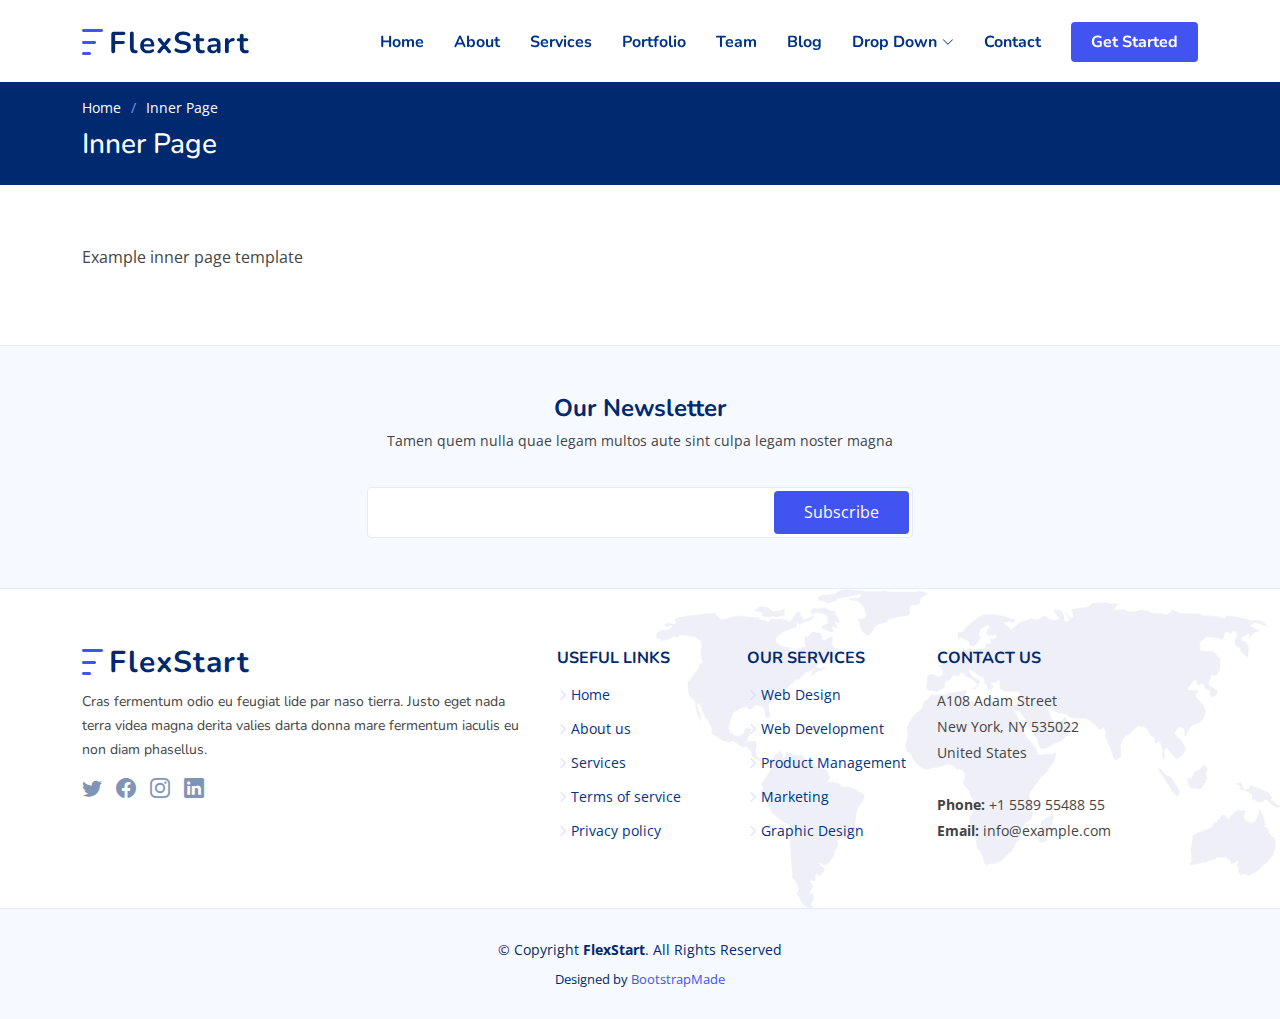
<file: inner-page.html>
<!DOCTYPE html>
<html lang="en">

<head>
  <meta charset="utf-8">
  <meta content="width=device-width, initial-scale=1.0" name="viewport">

  <title>Inner Page - FlexStart Bootstrap Template</title>
  <meta content="" name="description">
  <meta content="" name="keywords">

  <!-- Favicons -->
  <link href="assets/img/favicon.png" rel="icon">
  <link href="assets/img/apple-touch-icon.png" rel="apple-touch-icon">

  <!-- Google Fonts -->
  <link href="https://fonts.googleapis.com/css?family=Open+Sans:300,300i,400,400i,600,600i,700,700i|Nunito:300,300i,400,400i,600,600i,700,700i|Poppins:300,300i,400,400i,500,500i,600,600i,700,700i" rel="stylesheet">

  <!-- Vendor CSS Files -->
  <link href="assets/vendor/aos/aos.css" rel="stylesheet">
  <link href="assets/vendor/bootstrap/css/bootstrap.min.css" rel="stylesheet">
  <link href="assets/vendor/bootstrap-icons/bootstrap-icons.css" rel="stylesheet">
  <link href="assets/vendor/glightbox/css/glightbox.min.css" rel="stylesheet">
  <link href="assets/vendor/remixicon/remixicon.css" rel="stylesheet">
  <link href="assets/vendor/swiper/swiper-bundle.min.css" rel="stylesheet">

  <!-- Template Main CSS File -->
  <link href="assets/css/style.css" rel="stylesheet">

  <!-- =======================================================
  * Template Name: FlexStart - v1.11.1
  * Template URL: https://bootstrapmade.com/flexstart-bootstrap-startup-template/
  * Author: BootstrapMade.com
  * License: https://bootstrapmade.com/license/
  ======================================================== -->
</head>

<body>

  <!-- ======= Header ======= -->
  <header id="header" class="header fixed-top">
    <div class="container-fluid container-xl d-flex align-items-center justify-content-between">

      <a href="index.html" class="logo d-flex align-items-center">
        <img src="assets/img/logo.png" alt="">
        <span>FlexStart</span>
      </a>

      <nav id="navbar" class="navbar">
        <ul>
          <li><a class="nav-link scrollto " href="#hero">Home</a></li>
          <li><a class="nav-link scrollto" href="#about">About</a></li>
          <li><a class="nav-link scrollto" href="#services">Services</a></li>
          <li><a class="nav-link scrollto" href="#portfolio">Portfolio</a></li>
          <li><a class="nav-link scrollto" href="#team">Team</a></li>
          <li><a href="blog.html">Blog</a></li>
          <li class="dropdown"><a href="#"><span>Drop Down</span> <i class="bi bi-chevron-down"></i></a>
            <ul>
              <li><a href="#">Drop Down 1</a></li>
              <li class="dropdown"><a href="#"><span>Deep Drop Down</span> <i class="bi bi-chevron-right"></i></a>
                <ul>
                  <li><a href="#">Deep Drop Down 1</a></li>
                  <li><a href="#">Deep Drop Down 2</a></li>
                  <li><a href="#">Deep Drop Down 3</a></li>
                  <li><a href="#">Deep Drop Down 4</a></li>
                  <li><a href="#">Deep Drop Down 5</a></li>
                </ul>
              </li>
              <li><a href="#">Drop Down 2</a></li>
              <li><a href="#">Drop Down 3</a></li>
              <li><a href="#">Drop Down 4</a></li>
            </ul>
          </li>
          <li><a class="nav-link scrollto" href="#contact">Contact</a></li>
          <li><a class="getstarted scrollto" href="#about">Get Started</a></li>
        </ul>
        <i class="bi bi-list mobile-nav-toggle"></i>
      </nav><!-- .navbar -->

    </div>
  </header><!-- End Header -->

  <main id="main">

    <!-- ======= Breadcrumbs ======= -->
    <section class="breadcrumbs">
      <div class="container">

        <ol>
          <li><a href="index.html">Home</a></li>
          <li>Inner Page</li>
        </ol>
        <h2>Inner Page</h2>

      </div>
    </section><!-- End Breadcrumbs -->

    <section class="inner-page">
      <div class="container">
        <p>
          Example inner page template
        </p>
      </div>
    </section>

  </main><!-- End #main -->

  <!-- ======= Footer ======= -->
  <footer id="footer" class="footer">

    <div class="footer-newsletter">
      <div class="container">
        <div class="row justify-content-center">
          <div class="col-lg-12 text-center">
            <h4>Our Newsletter</h4>
            <p>Tamen quem nulla quae legam multos aute sint culpa legam noster magna</p>
          </div>
          <div class="col-lg-6">
            <form action="" method="post">
              <input type="email" name="email"><input type="submit" value="Subscribe">
            </form>
          </div>
        </div>
      </div>
    </div>

    <div class="footer-top">
      <div class="container">
        <div class="row gy-4">
          <div class="col-lg-5 col-md-12 footer-info">
            <a href="index.html" class="logo d-flex align-items-center">
              <img src="assets/img/logo.png" alt="">
              <span>FlexStart</span>
            </a>
            <p>Cras fermentum odio eu feugiat lide par naso tierra. Justo eget nada terra videa magna derita valies darta donna mare fermentum iaculis eu non diam phasellus.</p>
            <div class="social-links mt-3">
              <a href="#" class="twitter"><i class="bi bi-twitter"></i></a>
              <a href="#" class="facebook"><i class="bi bi-facebook"></i></a>
              <a href="#" class="instagram"><i class="bi bi-instagram"></i></a>
              <a href="#" class="linkedin"><i class="bi bi-linkedin"></i></a>
            </div>
          </div>

          <div class="col-lg-2 col-6 footer-links">
            <h4>Useful Links</h4>
            <ul>
              <li><i class="bi bi-chevron-right"></i> <a href="#">Home</a></li>
              <li><i class="bi bi-chevron-right"></i> <a href="#">About us</a></li>
              <li><i class="bi bi-chevron-right"></i> <a href="#">Services</a></li>
              <li><i class="bi bi-chevron-right"></i> <a href="#">Terms of service</a></li>
              <li><i class="bi bi-chevron-right"></i> <a href="#">Privacy policy</a></li>
            </ul>
          </div>

          <div class="col-lg-2 col-6 footer-links">
            <h4>Our Services</h4>
            <ul>
              <li><i class="bi bi-chevron-right"></i> <a href="#">Web Design</a></li>
              <li><i class="bi bi-chevron-right"></i> <a href="#">Web Development</a></li>
              <li><i class="bi bi-chevron-right"></i> <a href="#">Product Management</a></li>
              <li><i class="bi bi-chevron-right"></i> <a href="#">Marketing</a></li>
              <li><i class="bi bi-chevron-right"></i> <a href="#">Graphic Design</a></li>
            </ul>
          </div>

          <div class="col-lg-3 col-md-12 footer-contact text-center text-md-start">
            <h4>Contact Us</h4>
            <p>
              A108 Adam Street <br>
              New York, NY 535022<br>
              United States <br><br>
              <strong>Phone:</strong> +1 5589 55488 55<br>
              <strong>Email:</strong> info@example.com<br>
            </p>

          </div>

        </div>
      </div>
    </div>

    <div class="container">
      <div class="copyright">
        &copy; Copyright <strong><span>FlexStart</span></strong>. All Rights Reserved
      </div>
      <div class="credits">
        <!-- All the links in the footer should remain intact. -->
        <!-- You can delete the links only if you purchased the pro version. -->
        <!-- Licensing information: https://bootstrapmade.com/license/ -->
        <!-- Purchase the pro version with working PHP/AJAX contact form: https://bootstrapmade.com/flexstart-bootstrap-startup-template/ -->
        Designed by <a href="https://bootstrapmade.com/">BootstrapMade</a>
      </div>
    </div>
  </footer><!-- End Footer -->

  <a href="#" class="back-to-top d-flex align-items-center justify-content-center"><i class="bi bi-arrow-up-short"></i></a>

  <!-- Vendor JS Files -->
  <script src="assets/vendor/purecounter/purecounter_vanilla.js"></script>
  <script src="assets/vendor/aos/aos.js"></script>
  <script src="assets/vendor/bootstrap/js/bootstrap.bundle.min.js"></script>
  <script src="assets/vendor/glightbox/js/glightbox.min.js"></script>
  <script src="assets/vendor/isotope-layout/isotope.pkgd.min.js"></script>
  <script src="assets/vendor/swiper/swiper-bundle.min.js"></script>
  <script src="assets/vendor/php-email-form/validate.js"></script>

  <!-- Template Main JS File -->
  <script src="assets/js/main.js"></script>

</body>

</html>
</file>
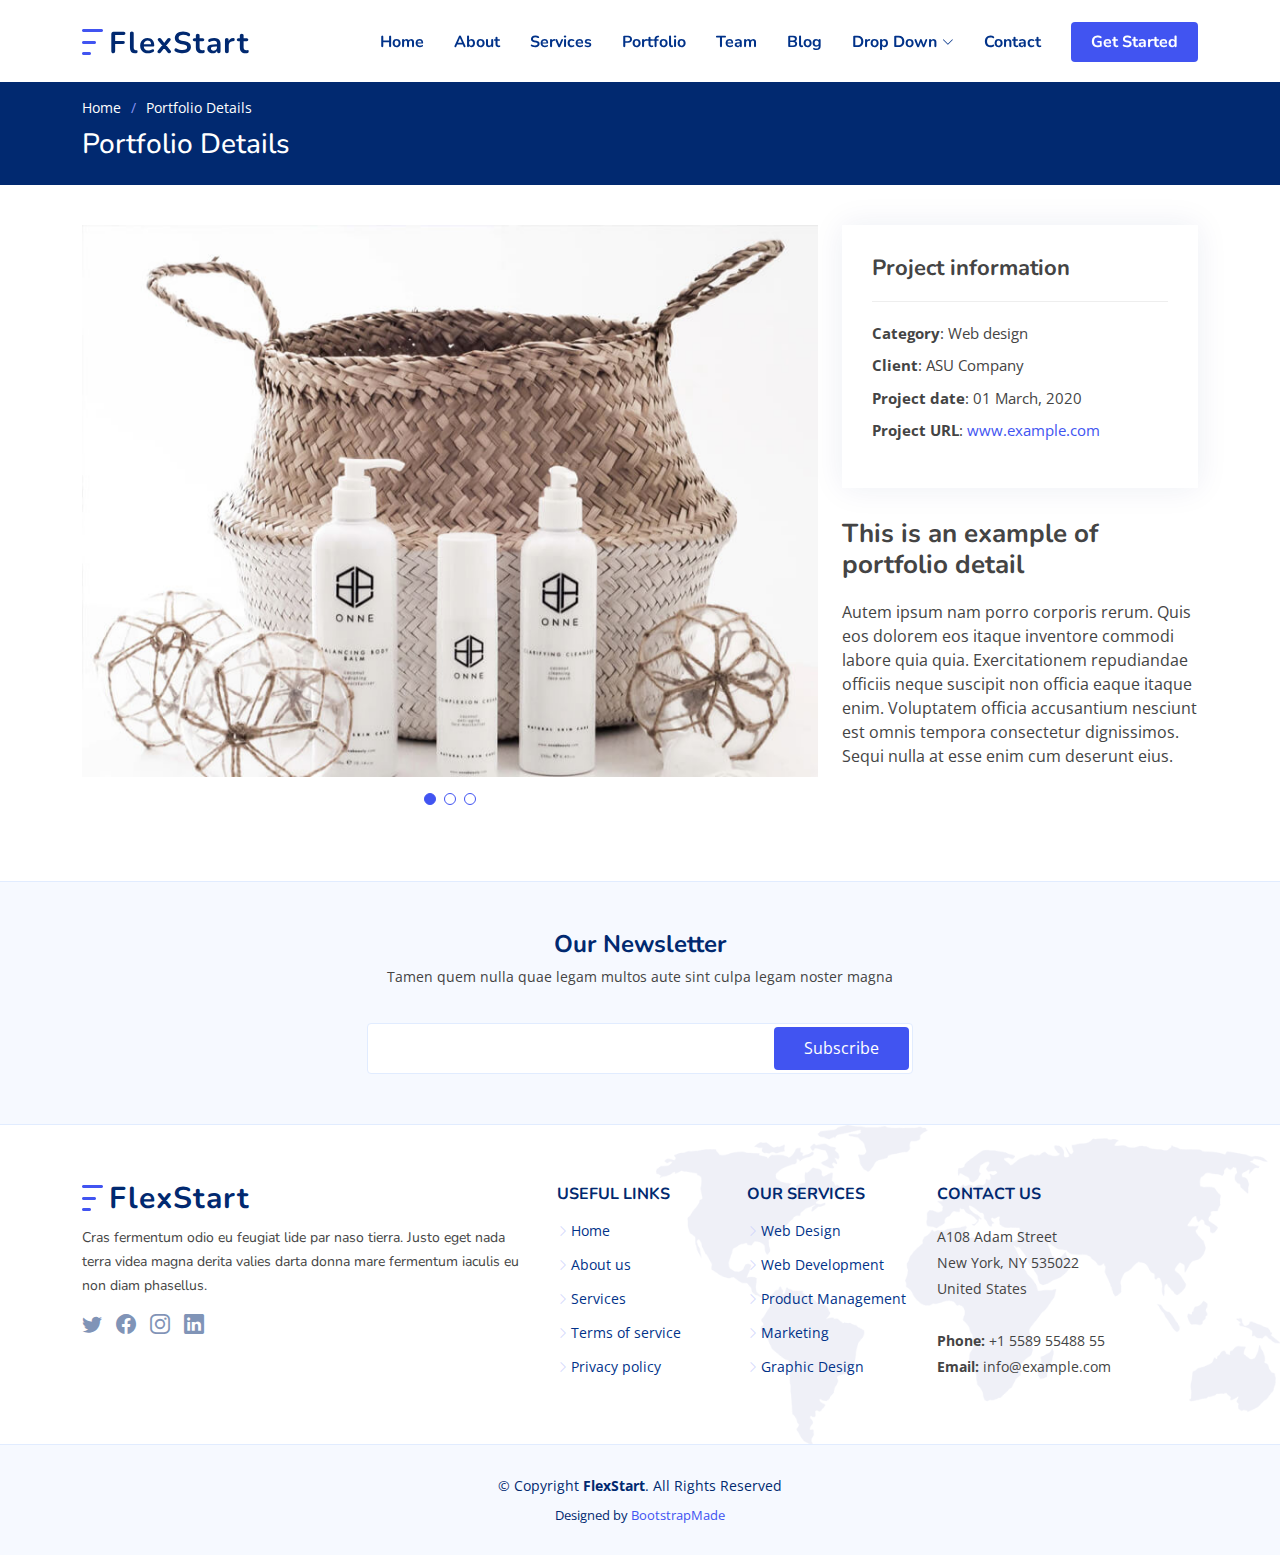
<file: portfolio-details.html>
<!DOCTYPE html>
<html lang="en">

<head>
  <meta charset="utf-8">
  <meta content="width=device-width, initial-scale=1.0" name="viewport">

  <title>Portfolio Details - FlexStart Bootstrap Template</title>
  <meta content="" name="description">
  <meta content="" name="keywords">

  <!-- Favicons -->
  <link href="assets/img/favicon.png" rel="icon">
  <link href="assets/img/apple-touch-icon.png" rel="apple-touch-icon">

  <!-- Google Fonts -->
  <link href="https://fonts.googleapis.com/css?family=Open+Sans:300,300i,400,400i,600,600i,700,700i|Nunito:300,300i,400,400i,600,600i,700,700i|Poppins:300,300i,400,400i,500,500i,600,600i,700,700i" rel="stylesheet">

  <!-- Vendor CSS Files -->
  <link href="assets/vendor/aos/aos.css" rel="stylesheet">
  <link href="assets/vendor/bootstrap/css/bootstrap.min.css" rel="stylesheet">
  <link href="assets/vendor/bootstrap-icons/bootstrap-icons.css" rel="stylesheet">
  <link href="assets/vendor/glightbox/css/glightbox.min.css" rel="stylesheet">
  <link href="assets/vendor/remixicon/remixicon.css" rel="stylesheet">
  <link href="assets/vendor/swiper/swiper-bundle.min.css" rel="stylesheet">

  <!-- Template Main CSS File -->
  <link href="assets/css/style.css" rel="stylesheet">

  <!-- =======================================================
  * Template Name: FlexStart - v1.11.1
  * Template URL: https://bootstrapmade.com/flexstart-bootstrap-startup-template/
  * Author: BootstrapMade.com
  * License: https://bootstrapmade.com/license/
  ======================================================== -->
</head>

<body>

  <!-- ======= Header ======= -->
  <header id="header" class="header fixed-top">
    <div class="container-fluid container-xl d-flex align-items-center justify-content-between">

      <a href="index.html" class="logo d-flex align-items-center">
        <img src="assets/img/logo.png" alt="">
        <span>FlexStart</span>
      </a>

      <nav id="navbar" class="navbar">
        <ul>
          <li><a class="nav-link scrollto " href="#hero">Home</a></li>
          <li><a class="nav-link scrollto" href="#about">About</a></li>
          <li><a class="nav-link scrollto" href="#services">Services</a></li>
          <li><a class="nav-link scrollto" href="#portfolio">Portfolio</a></li>
          <li><a class="nav-link scrollto" href="#team">Team</a></li>
          <li><a href="blog.html">Blog</a></li>
          <li class="dropdown"><a href="#"><span>Drop Down</span> <i class="bi bi-chevron-down"></i></a>
            <ul>
              <li><a href="#">Drop Down 1</a></li>
              <li class="dropdown"><a href="#"><span>Deep Drop Down</span> <i class="bi bi-chevron-right"></i></a>
                <ul>
                  <li><a href="#">Deep Drop Down 1</a></li>
                  <li><a href="#">Deep Drop Down 2</a></li>
                  <li><a href="#">Deep Drop Down 3</a></li>
                  <li><a href="#">Deep Drop Down 4</a></li>
                  <li><a href="#">Deep Drop Down 5</a></li>
                </ul>
              </li>
              <li><a href="#">Drop Down 2</a></li>
              <li><a href="#">Drop Down 3</a></li>
              <li><a href="#">Drop Down 4</a></li>
            </ul>
          </li>
          <li><a class="nav-link scrollto" href="#contact">Contact</a></li>
          <li><a class="getstarted scrollto" href="#about">Get Started</a></li>
        </ul>
        <i class="bi bi-list mobile-nav-toggle"></i>
      </nav><!-- .navbar -->

    </div>
  </header><!-- End Header -->

  <main id="main">

    <!-- ======= Breadcrumbs ======= -->
    <section class="breadcrumbs">
      <div class="container">

        <ol>
          <li><a href="index.html">Home</a></li>
          <li>Portfolio Details</li>
        </ol>
        <h2>Portfolio Details</h2>

      </div>
    </section><!-- End Breadcrumbs -->

    <!-- ======= Portfolio Details Section ======= -->
    <section id="portfolio-details" class="portfolio-details">
      <div class="container">

        <div class="row gy-4">

          <div class="col-lg-8">
            <div class="portfolio-details-slider swiper">
              <div class="swiper-wrapper align-items-center">

                <div class="swiper-slide">
                  <img src="assets/img/portfolio/portfolio-1.jpg" alt="">
                </div>

                <div class="swiper-slide">
                  <img src="assets/img/portfolio/portfolio-2.jpg" alt="">
                </div>

                <div class="swiper-slide">
                  <img src="assets/img/portfolio/portfolio-3.jpg" alt="">
                </div>

              </div>
              <div class="swiper-pagination"></div>
            </div>
          </div>

          <div class="col-lg-4">
            <div class="portfolio-info">
              <h3>Project information</h3>
              <ul>
                <li><strong>Category</strong>: Web design</li>
                <li><strong>Client</strong>: ASU Company</li>
                <li><strong>Project date</strong>: 01 March, 2020</li>
                <li><strong>Project URL</strong>: <a href="#">www.example.com</a></li>
              </ul>
            </div>
            <div class="portfolio-description">
              <h2>This is an example of portfolio detail</h2>
              <p>
                Autem ipsum nam porro corporis rerum. Quis eos dolorem eos itaque inventore commodi labore quia quia. Exercitationem repudiandae officiis neque suscipit non officia eaque itaque enim. Voluptatem officia accusantium nesciunt est omnis tempora consectetur dignissimos. Sequi nulla at esse enim cum deserunt eius.
              </p>
            </div>
          </div>

        </div>

      </div>
    </section><!-- End Portfolio Details Section -->

  </main><!-- End #main -->

  <!-- ======= Footer ======= -->
  <footer id="footer" class="footer">

    <div class="footer-newsletter">
      <div class="container">
        <div class="row justify-content-center">
          <div class="col-lg-12 text-center">
            <h4>Our Newsletter</h4>
            <p>Tamen quem nulla quae legam multos aute sint culpa legam noster magna</p>
          </div>
          <div class="col-lg-6">
            <form action="" method="post">
              <input type="email" name="email"><input type="submit" value="Subscribe">
            </form>
          </div>
        </div>
      </div>
    </div>

    <div class="footer-top">
      <div class="container">
        <div class="row gy-4">
          <div class="col-lg-5 col-md-12 footer-info">
            <a href="index.html" class="logo d-flex align-items-center">
              <img src="assets/img/logo.png" alt="">
              <span>FlexStart</span>
            </a>
            <p>Cras fermentum odio eu feugiat lide par naso tierra. Justo eget nada terra videa magna derita valies darta donna mare fermentum iaculis eu non diam phasellus.</p>
            <div class="social-links mt-3">
              <a href="#" class="twitter"><i class="bi bi-twitter"></i></a>
              <a href="#" class="facebook"><i class="bi bi-facebook"></i></a>
              <a href="#" class="instagram"><i class="bi bi-instagram"></i></a>
              <a href="#" class="linkedin"><i class="bi bi-linkedin"></i></a>
            </div>
          </div>

          <div class="col-lg-2 col-6 footer-links">
            <h4>Useful Links</h4>
            <ul>
              <li><i class="bi bi-chevron-right"></i> <a href="#">Home</a></li>
              <li><i class="bi bi-chevron-right"></i> <a href="#">About us</a></li>
              <li><i class="bi bi-chevron-right"></i> <a href="#">Services</a></li>
              <li><i class="bi bi-chevron-right"></i> <a href="#">Terms of service</a></li>
              <li><i class="bi bi-chevron-right"></i> <a href="#">Privacy policy</a></li>
            </ul>
          </div>

          <div class="col-lg-2 col-6 footer-links">
            <h4>Our Services</h4>
            <ul>
              <li><i class="bi bi-chevron-right"></i> <a href="#">Web Design</a></li>
              <li><i class="bi bi-chevron-right"></i> <a href="#">Web Development</a></li>
              <li><i class="bi bi-chevron-right"></i> <a href="#">Product Management</a></li>
              <li><i class="bi bi-chevron-right"></i> <a href="#">Marketing</a></li>
              <li><i class="bi bi-chevron-right"></i> <a href="#">Graphic Design</a></li>
            </ul>
          </div>

          <div class="col-lg-3 col-md-12 footer-contact text-center text-md-start">
            <h4>Contact Us</h4>
            <p>
              A108 Adam Street <br>
              New York, NY 535022<br>
              United States <br><br>
              <strong>Phone:</strong> +1 5589 55488 55<br>
              <strong>Email:</strong> info@example.com<br>
            </p>

          </div>

        </div>
      </div>
    </div>

    <div class="container">
      <div class="copyright">
        &copy; Copyright <strong><span>FlexStart</span></strong>. All Rights Reserved
      </div>
      <div class="credits">
        <!-- All the links in the footer should remain intact. -->
        <!-- You can delete the links only if you purchased the pro version. -->
        <!-- Licensing information: https://bootstrapmade.com/license/ -->
        <!-- Purchase the pro version with working PHP/AJAX contact form: https://bootstrapmade.com/flexstart-bootstrap-startup-template/ -->
        Designed by <a href="https://bootstrapmade.com/">BootstrapMade</a>
      </div>
    </div>
  </footer><!-- End Footer -->

  <a href="#" class="back-to-top d-flex align-items-center justify-content-center"><i class="bi bi-arrow-up-short"></i></a>

  <!-- Vendor JS Files -->
  <script src="assets/vendor/purecounter/purecounter_vanilla.js"></script>
  <script src="assets/vendor/aos/aos.js"></script>
  <script src="assets/vendor/bootstrap/js/bootstrap.bundle.min.js"></script>
  <script src="assets/vendor/glightbox/js/glightbox.min.js"></script>
  <script src="assets/vendor/isotope-layout/isotope.pkgd.min.js"></script>
  <script src="assets/vendor/swiper/swiper-bundle.min.js"></script>
  <script src="assets/vendor/php-email-form/validate.js"></script>

  <!-- Template Main JS File -->
  <script src="assets/js/main.js"></script>

</body>

</html>
</file>
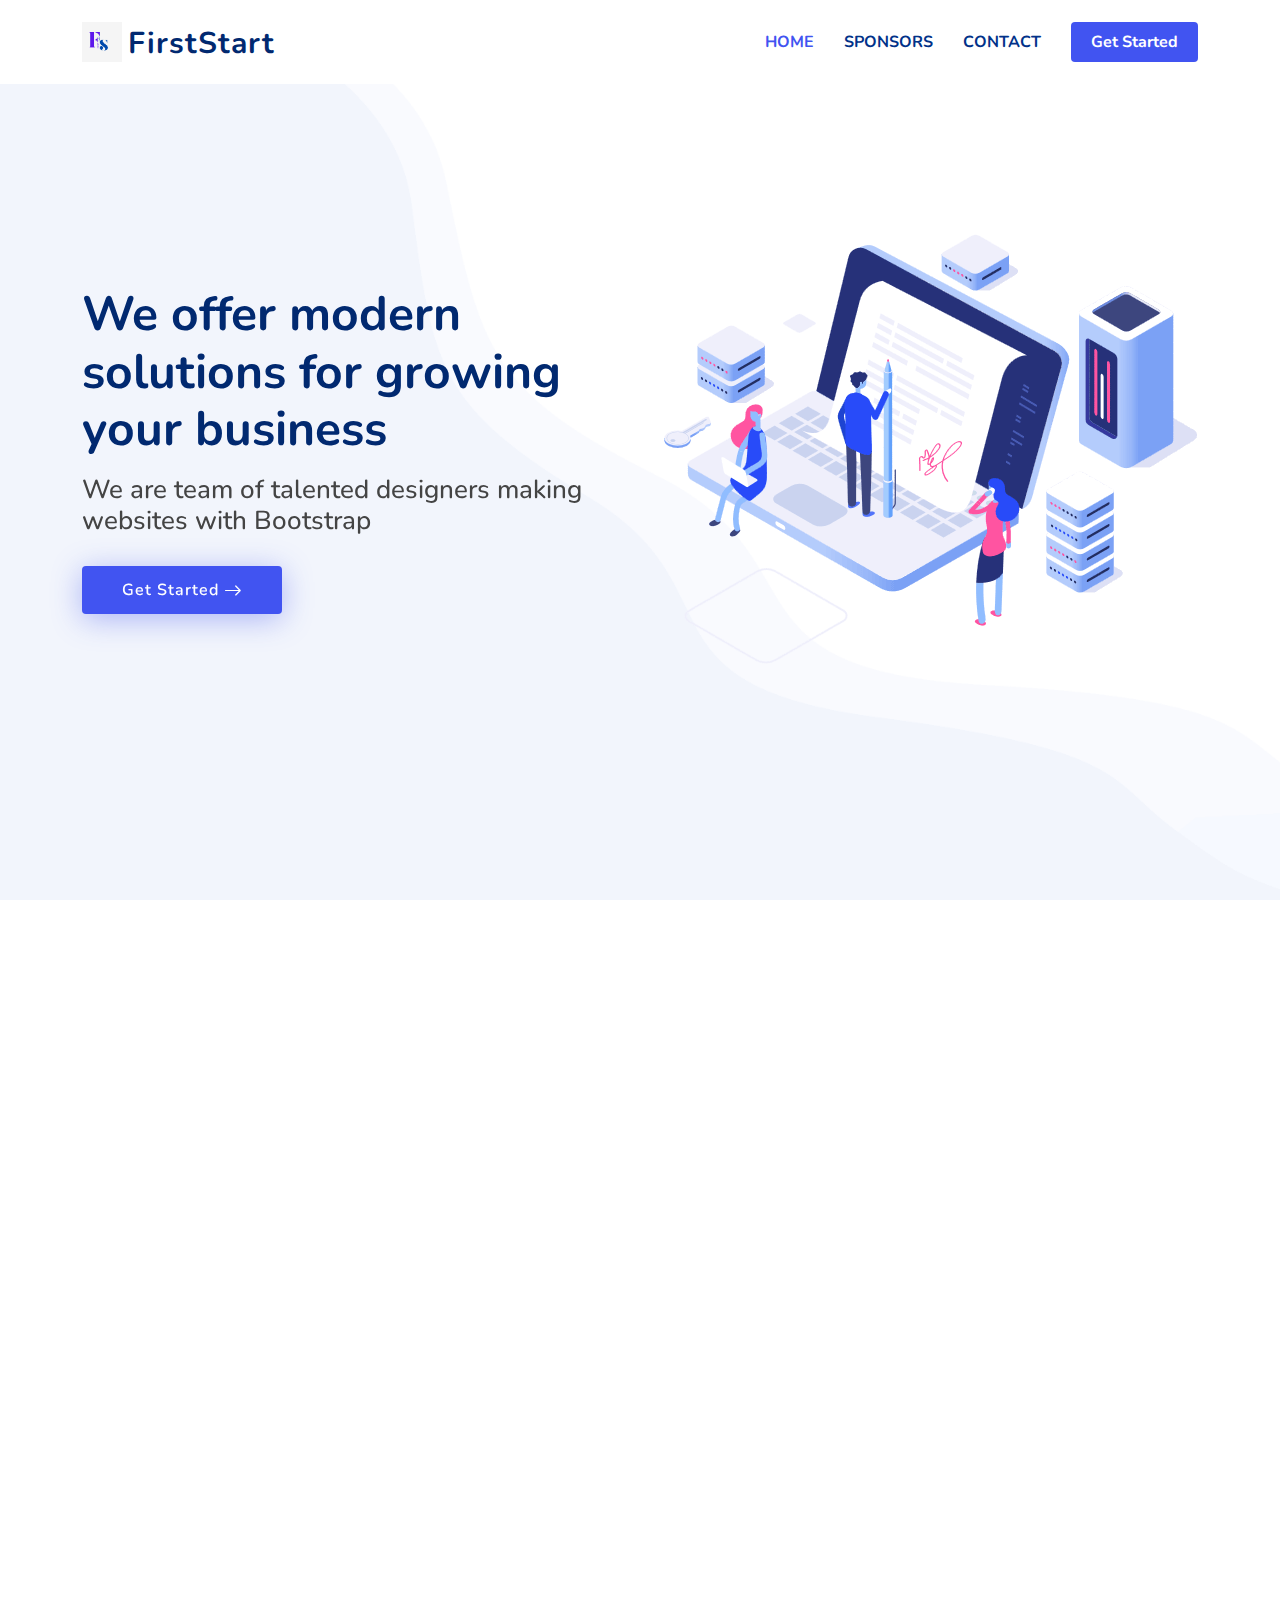
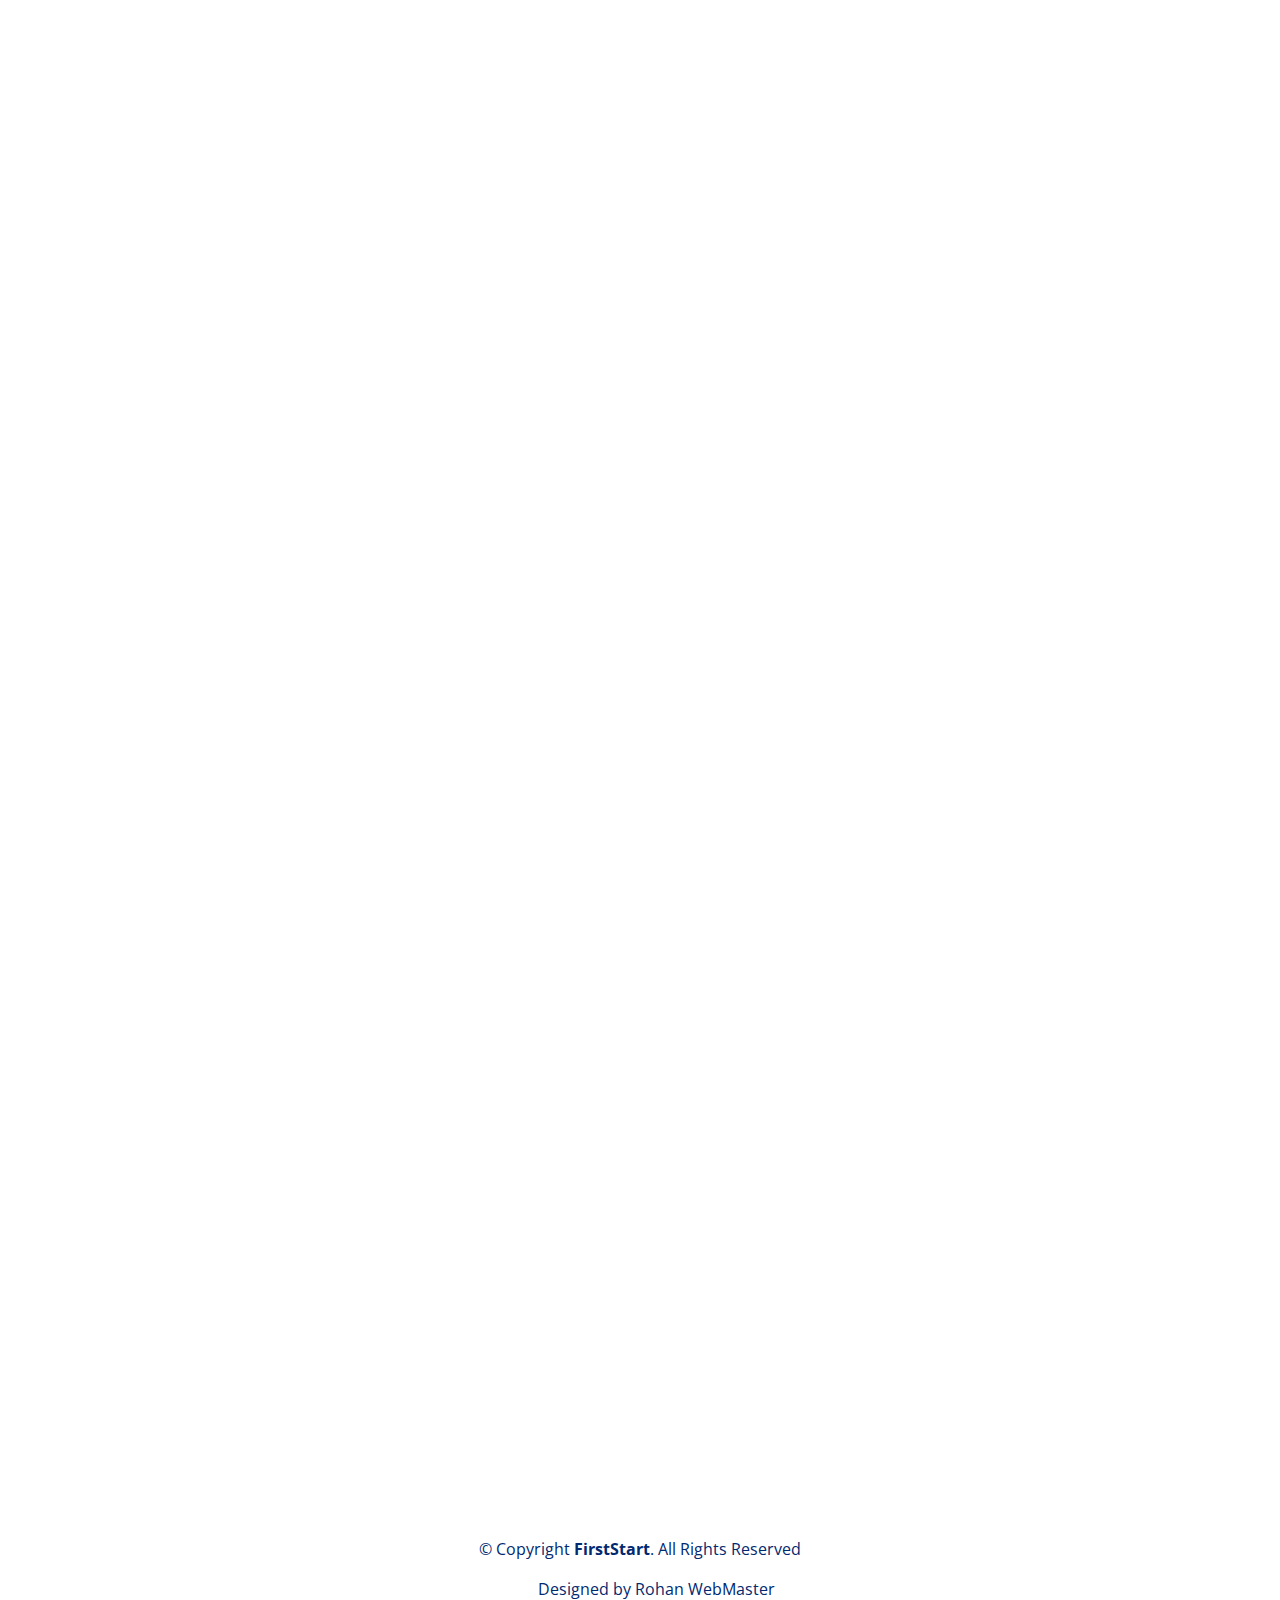
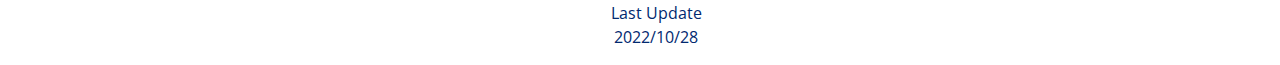
<file: sponsors.html>
<!DOCTYPE html>
<html lang="en">
  <head>
    <meta charset="utf-8" />
    <meta content="width=device-width, initial-scale=1.0" name="viewport" />

    <title>FlexStart Bootstrap Template - Index</title>
    <meta content="" name="description" />

    <meta content="" name="keywords" />

    <!-- Favicons -->
    <link href="assets/img/logofist.png" rel="icon" />
    <link href="assets/img/apple-touch-icon.png" rel="apple-touch-icon" />

    <!-- Google Fonts -->
    <link
      href="https://fonts.googleapis.com/css?family=Open+Sans:300,300i,400,400i,600,600i,700,700i"
      rel="stylesheet"
    />
    <link
      href="https://fonts.googleapis.com/css?family=Nunito:300,300i,400,400i,600,600i,700,700i"
      rel="stylesheet"
    />
    <link
      href="https://fonts.googleapis.com/css?family=Poppins:300,300i,400,400i,500,500i,600,600i,700,700i"
      rel="stylesheet"
    />
    <!-- Vendor CSS Files -->
    <link href="assets/vendor/aos/aos.css" rel="stylesheet" />
    <link
      href="assets/vendor/bootstrap/css/bootstrap.min.css"
      rel="stylesheet"
    />
    <link
      href="assets/vendor/bootstrap-icons/bootstrap-icons.css"
      rel="stylesheet"
    />
    <link
      href="assets/vendor/glightbox/css/glightbox.min.css"
      rel="stylesheet"
    />
    <link href="assets/vendor/remixicon/remixicon.css" rel="stylesheet" />
    <link href="assets/vendor/swiper/swiper-bundle.min.css" rel="stylesheet" />

    <!-- Template Main CSS File -->
    <link href="assets/css/style.css" rel="stylesheet" />
    <link href="assets/css/rohan_styles.css" rel="stylesheet" />

    <!-- =======================================================
  * Template Name: FlexStart - v1.11.1
  * Template URL: https://bootstrapmade.com/flexstart-bootstrap-startup-template/
  * Author: BootstrapMade.com
  * License: https://bootstrapmade.com/license/
  ======================================================== -->
  </head>

  <body>
    <!-- ======= Header ======= -->
    <header id="header" class="header fixed-top">
      <div
        class="container-fluid container-xl d-flex align-items-center justify-content-between"
      >
        <a href="index.html" class="logo d-flex align-items-center">
          <img src="assets/img/logofist.png" alt="" />
          <span>FirstStart</span>
        </a>

        <nav id="navbar" class="navbar">
          <ul>
            <li>
              <a class="nav-link scrollto active" href="index.html">HOME</a>
            </li>

            <li>
              <a class="nav-link" href="sponsors.html">SPONSORS</a>
            </li>

            <li>
              <a class="nav-link scrollto" href="index.html#contact">CONTACT</a>
            </li>
            <li>
              <a class="getstarted scrollto" href="index.html#about"
                >Get Started</a
              >
            </li>
          </ul>
          <i class="bi bi-list mobile-nav-toggle"></i>
        </nav>
        <!-- .navbar -->
      </div>
    </header>
    <!-- End Header -->
    <section id="hero" class="hero d-flex align-items-center">
      <div class="container">
        <div class="row">
          <div class="col-lg-6 d-flex flex-column justify-content-center">
            <h1 data-aos="fade-up">
              We offer modern solutions for growing your business
            </h1>
            <h2 data-aos="fade-up" data-aos-delay="400">
              We are team of talented designers making websites with Bootstrap
            </h2>
            <div data-aos="fade-up" data-aos-delay="600">
              <div class="text-center text-lg-start">
                <a
                  href="#about"
                  class="btn-get-started scrollto d-inline-flex align-items-center justify-content-center align-self-center"
                >
                  <span>Get Started</span>
                  <i class="bi bi-arrow-right"></i>
                </a>
              </div>
            </div>
          </div>
          <div
            class="col-lg-6 hero-img"
            data-aos="zoom-out"
            data-aos-delay="200"
          >
            <img
              src="assets/img/hero-img.png"
              height="350"
              class="img-fluid"
              alt=""
            />
          </div>
        </div>
      </div>
    </section>
    <main id="main">
      <!-- ======= About Section ======= -->
      <section id="about" class="about">
        <div class="container" data-aos="fade-up">
          <div class="row gx-0">
            <div
              class="col-lg-6 d-flex align-items-center"
              data-aos="zoom-out"
              data-aos-delay="200"
            >
              <p>
                <a href="https://www.example.com">
                  <img
                    src="assets/img/ad.jpg"
                    height="350"
                    class="img-fluid"
                    alt=""
                  />
                </a>
              </p>
            </div>
            <div
              class="col-lg-6 d-flex flex-column justify-content-center"
              data-aos="fade-up"
              data-aos-delay="200"
            >
              <div class="content">
                <h3>Who We Are</h3>
                <h2>
                  Expedita voluptas omnis cupiditate totam eveniet nobis sint
                  iste. Dolores est repellat corrupti reprehenderit.
                </h2>
                <p>
                  Quisquam vel ut sint cum eos hic dolores aperiam. Sed deserunt
                  et. Inventore et et dolor consequatur itaque ut voluptate sed
                  et. Magnam nam ipsum tenetur suscipit voluptatum nam et est
                  corrupti.
                </p>
                <div class="text-center text-lg-start">
                  <a
                    href="#"
                    class="btn-read-more d-inline-flex align-items-center justify-content-center align-self-center"
                  >
                    <span>Read More</span>
                    <i class="bi bi-arrow-right"></i>
                  </a>
                </div>
              </div>
            </div>
          </div>
        </div>
      </section>
      <section id="about2" class="about">
        <div class="container" data-aos="fade-up">
          <div class="row gx-0">
            <div
              class="col-lg-6 d-flex flex-column justify-content-center"
              data-aos="fade-up"
              data-aos-delay="200"
            >
              <div class="content">
                <h3>Who We Are</h3>
                <h2>
                  Expedita voluptas omnis cupiditate totam eveniet nobis sint
                  iste. Dolores est repellat corrupti reprehenderit.
                </h2>
                <p>
                  Quisquam vel ut sint cum eos hic dolores aperiam. Sed deserunt
                  et. Inventore et et dolor consequatur itaque ut voluptate sed
                  et. Magnam nam ipsum tenetur suscipit voluptatum nam et est
                  corrupti.
                </p>
                <div class="text-center text-lg-start">
                  <a
                    href="#"
                    class="btn-read-more d-inline-flex align-items-center justify-content-center align-self-center"
                  >
                    <span>Read More</span>
                    <i class="bi bi-arrow-right"></i>
                  </a>
                </div>
              </div>
            </div>

            <div
              class="col-lg-6 d-flex align-items-center"
              data-aos="zoom-out"
              data-aos-delay="200"
            >
              <p>
                <a href="https://www.example.com">
                  <img
                    src="assets/img/image.jpg"
                    height="350"
                    class="img-fluid"
                    alt=""
                  />
                </a>
              </p>
            </div>
          </div>
        </div>
      </section>
      <!-- End About Section -->

      <section id="sponsors" class="sponsors">
        <div class="container" data-aos="fade-up">
          <div class="row gx-0 align-items-center">
            <div
              class="col-lg-6 align-items-center"
              data-aos="zoom-out"
              data-aos-delay="200"
            >
              <video id="myVideo" height="350" controls>
                <source src="./assets/videos/video.mp4" type="video/mp4" />
                <source src="mov_bbb.ogg" type="video/ogg" />
              </video>
              <br />
              <h4 class="text-center"><a href="">Example</a></h4>
            </div>
            <div
              class="col-lg-6 d-flex flex-column justify-content-center"
              data-aos="fade-up"
              data-aos-delay="200"
            >
              <div class="content">
                <h3>Who We Are</h3>
                <h2>
                  Expedita voluptas omnis cupiditate totam eveniet nobis sint
                  iste. Dolores est repellat corrupti reprehenderit.
                </h2>
                <p>
                  Quisquam vel ut sint cum eos hic dolores aperiam. Sed deserunt
                  et. Inventore et et dolor consequatur itaque ut voluptate sed
                  et. Magnam nam ipsum tenetur suscipit voluptatum nam et est
                  corrupti.
                </p>
                <div class="text-center text-lg-start">
                  <a
                    href="#"
                    class="btn-read-more d-inline-flex align-items-center justify-content-center align-self-center"
                  >
                    <span>Read More</span>
                    <i class="bi bi-arrow-right"></i>
                  </a>
                </div>
              </div>
            </div>
          </div>
        </div>
      </section>
      <section id="sponsors1" class="sponsors1">
        <div class="container" data-aos="fade-up">
          <div class="row gx-0 align-items-center">
            <div
              class="col-lg-6 flex-column justify-content-center"
              data-aos="fade-up"
              data-aos-delay="200"
            >
              <div class="content">
                <h3>Who We Are</h3>
                <h2>
                  Expedita voluptas omnis cupiditate totam eveniet nobis sint
                  iste. Dolores est repellat corrupti reprehenderit.
                </h2>
                <p>
                  Quisquam vel ut sint cum eos hic dolores aperiam. Sed deserunt
                  et. Inventore et et dolor consequatur itaque ut voluptate sed
                  et. Magnam nam ipsum tenetur suscipit voluptatum nam et est
                  corrupti. Expedita voluptes omnis cupiditate totam eveiet
                  nobis sint iste. dolors est reellat corrupti reprehenderit.
                  quisquam vel ut sint cum eos hic dolosrs aperiam. Sed
                  seseruntet. Inventore et et dolor consequatur itaque ut
                  voluptas sedet. Magnam nam ipsum tenetur suscipit voluptatum
                </p>
                <div class="text-center text-lg-start">
                  <a
                    href="#"
                    class="btn-read-more d-inline-flex align-items-center justify-content-center align-self-center"
                  >
                    <span>Read More</span>
                    <i class="bi bi-arrow-right"></i>
                  </a>
                </div>
              </div>
            </div>

            <div class="col-lg-6" data-aos="zoom-out" data-aos-delay="200">
              <!-- <video  height="300" autoplay muted>
                <source src="./assets/videos/video1.mp4" type="video/mp4" />
              </video> -->
              <video id="myVideo2" height="350" controls>
                <source src="./assets/videos/video1.mp4" type="video/mp4" />
                <source src="mov_bbb.ogg" type="video/ogg" />
              </video>
              <br />
              <h4 class="text-center"><a href="">Example</a></h4>
            </div>
          </div>
        </div>
      </section>
      <footer>
        <div class="footer-top">
          <div class="container">
            <p>
              &copy; Copyright <strong>FirstStart</strong>. All Rights Reserved
            </p>
            <ul>
              <li>Designed by Rohan WebMaster</li>
              <li>Last Update</li>
              <li>2022/10/28</li>
            </ul>
          </div>
        </div>
      </footer>
    </main>
    <a
      href="#"
      class="back-to-top d-flex align-items-center justify-content-center"
      ><i class="bi bi-arrow-up-short"></i
    ></a>

    <!-- Vendor JS Files -->
    <script src="assets/vendor/purecounter/purecounter_vanilla.js"></script>
    <script src="assets/vendor/aos/aos.js"></script>
    <script src="assets/vendor/bootstrap/js/bootstrap.bundle.min.js"></script>
    <script src="assets/vendor/glightbox/js/glightbox.min.js"></script>
    <script src="assets/vendor/isotope-layout/isotope.pkgd.min.js"></script>
    <script src="assets/vendor/swiper/swiper-bundle.min.js"></script>
    <script src="assets/vendor/php-email-form/validate.js"></script>

    <!-- Template Main JS File -->
    <script src="assets/js/main.js"></script>
  </body>
</html>
</file>
<file: assets/css/rohan_styles.css>
#header{
    background-color:#fff;
    
}
.sponsorshero{
    background-image: url("https://media.istockphoto.com/photos/server-abstract-background-illustration-3d-rendering-picture-id1314979727?s=612x612");
    height: 100%; 
    /* body {
        font-family: "Open Sans", sans-serif;
        color: #444444;
      }
     */

  /* Center and scale the image nicely */
  background-position: center;
  background-repeat: no-repeat;
  background-size: cover;
  height: 100vh;

  


}
.footer-top{
    background: #fff;
    text-align: center;
  padding-top: 30px;
  color: #012970;
  
}

.footer .credits {
  padding-top: 10px;
  text-align: center;
  font-size: 13px;
  color: #012970;
}
.footer-top ul li{
    list-style: none;
}
.sponsors .content {
  background-color: #f6f9ff;
  padding: 40px;
}

.sponsors h3 {
  font-size: 14px;
  font-weight: 700;
  color: #4154f1;
  text-transform: uppercase;
}

.sponsors h2 {
  font-size: 24px;
  font-weight: 700;
  color: #012970;
}

.sponsors p {
  margin: 15px 0 30px 0;
  line-height: 24px;
}

.sponsors .btn-read-more {
  line-height: 0;
  padding: 15px 40px;
  border-radius: 4px;
  transition: 0.5s;
  color: #fff;
  background: #4154f1;
  box-shadow: 0px 5px 25px rgba(65, 84, 241, 0.3);
}

.sponsors .btn-read-more span {
  font-family: "Nunito", sans-serif;
  font-weight: 600;
  font-size: 16px;
  letter-spacing: 1px;
}

.sponsors .btn-read-more i {
  margin-left: 5px;
  font-size: 18px;
  transition: 0.3s;
}

.sponsors .btn-read-more:hover i {
  transform: translateX(5px);
} 

.sponsors1 .content {
  background-color: #f6f9ff;
  padding: 40px;
}

.sponsors1 h3 {
  font-size: 14px;
  font-weight: 700;
  color: #4154f1;
  text-transform: uppercase;
}

.sponsors1 h2 {
  font-size: 24px;
  font-weight: 700;
  color: #012970;
}

.sponsors1 p {
  margin: 15px 0 30px 0;
  line-height: 24px;
}

.sponsors1 .btn-read-more {
  line-height: 0;
  padding: 15px 40px;
  border-radius: 4px;
  transition: 0.5s;
  color: #fff;
  background: #4154f1;
  box-shadow: 0px 5px 25px rgba(65, 84, 241, 0.3);
}

.sponsors1 .btn-read-more span {
  font-family: "Nunito", sans-serif;
  font-weight: 600;
  font-size: 16px;
  letter-spacing: 1px;
}

.sponsors1 .btn-read-more i {
  margin-left: 5px;
  font-size: 18px;
  transition: 0.3s;
}

.sponsors1 .btn-read-more:hover i {
  transform: translateX(5px);
}
</file>
<file: assets/css/style.css>
/**
* Template Name: FlexStart - v1.11.1
* Template URL: https://bootstrapmade.com/flexstart-bootstrap-startup-template/
* Author: BootstrapMade.com
* License: https://bootstrapmade.com/license/
*/

/*--------------------------------------------------------------
# General
--------------------------------------------------------------*/
:root {
  scroll-behavior: smooth;
}

body {
  font-family: "Open Sans", sans-serif;
  color: #444444;
}

a {
  color: #4154f1;
  text-decoration: none;
}

a:hover {
  color: #717ff5;
  text-decoration: none;
}

h1,
h2,
h3,
h4,
h5,
h6 {
  font-family: "Nunito", sans-serif;
}

/*--------------------------------------------------------------
# Sections
--------------------------------------------------------------*/
section {
  padding: 60px 0;
  overflow: hidden;
}

.section-header {
  text-align: center;
  padding-bottom: 40px;
}

.section-header h2 {
  font-size: 13px;
  letter-spacing: 1px;
  font-weight: 700;
  margin: 0;
  color: #4154f1;
  text-transform: uppercase;
}

.section-header p {
  margin: 10px 0 0 0;
  padding: 0;
  font-size: 38px;
  line-height: 42px;
  font-weight: 700;
  color: #012970;
}

@media (max-width: 768px) {
  .section-header p {
    font-size: 28px;
    line-height: 32px;
  }
}

/*--------------------------------------------------------------
# Breadcrumbs
--------------------------------------------------------------*/
.breadcrumbs {
  padding: 15px 0;
  background: #012970;
  min-height: 40px;
  margin-top: 82px;
  color: #fff;
}

@media (max-width: 992px) {
  .breadcrumbs {
    margin-top: 57px;
  }
}

.breadcrumbs h2 {
  font-size: 28px;
  font-weight: 500;
}

.breadcrumbs ol {
  display: flex;
  flex-wrap: wrap;
  list-style: none;
  padding: 0 0 10px 0;
  margin: 0;
  font-size: 14px;
}

.breadcrumbs ol a {
  color: #fff;
  transition: 0.3s;
}

.breadcrumbs ol a:hover {
  text-decoration: underline;
}

.breadcrumbs ol li+li {
  padding-left: 10px;
}

.breadcrumbs ol li+li::before {
  display: inline-block;
  padding-right: 10px;
  color: #8894f6;
  content: "/";
}

/*--------------------------------------------------------------
# Back to top button
--------------------------------------------------------------*/
.back-to-top {
  position: fixed;
  visibility: hidden;
  opacity: 0;
  right: 15px;
  bottom: 15px;
  z-index: 99999;
  background: #4154f1;
  width: 40px;
  height: 40px;
  border-radius: 4px;
  transition: all 0.4s;
}

.back-to-top i {
  font-size: 24px;
  color: #fff;
  line-height: 0;
}

.back-to-top:hover {
  background: #6776f4;
  color: #fff;
}

.back-to-top.active {
  visibility: visible;
  opacity: 1;
}

/*--------------------------------------------------------------
# Disable aos animation delay on mobile devices
--------------------------------------------------------------*/
@media screen and (max-width: 768px) {
  [data-aos-delay] {
    transition-delay: 0 !important;
  }
}

/*--------------------------------------------------------------
# Header
--------------------------------------------------------------*/
.header {
  transition: all 0.5s;
  z-index: 997;
  padding: 20px 0;
}

.header.header-scrolled {
  background: #fff;
  padding: 15px 0;
  box-shadow: 0px 2px 20px rgba(1, 41, 112, 0.1);
}

.header .logo {
  line-height: 0;
}

.header .logo img {
  max-height: 40px;
  margin-right: 6px;
}

.header .logo span {
  font-size: 30px;
  font-weight: 700;
  letter-spacing: 1px;
  color: #012970;
  font-family: "Nunito", sans-serif;
  margin-top: 3px;
}

/*--------------------------------------------------------------
# Navigation Menu
--------------------------------------------------------------*/
/**
* Desktop Navigation 
*/
.navbar {
  padding: 0;
}

.navbar ul {
  margin: 0;
  padding: 0;
  display: flex;
  list-style: none;
  align-items: center;
}

.navbar li {
  position: relative;
}

.navbar a,
.navbar a:focus {
  display: flex;
  align-items: center;
  justify-content: space-between;
  padding: 10px 0 10px 30px;
  font-family: "Nunito", sans-serif;
  font-size: 16px;
  font-weight: 700;
  color: #013289;
  white-space: nowrap;
  transition: 0.3s;
}

.navbar a i,
.navbar a:focus i {
  font-size: 12px;
  line-height: 0;
  margin-left: 5px;
}

.navbar a:hover,
.navbar .active,
.navbar .active:focus,
.navbar li:hover>a {
  color: #4154f1;
}

.navbar .getstarted,
.navbar .getstarted:focus {
  background: #4154f1;
  padding: 8px 20px;
  margin-left: 30px;
  border-radius: 4px;
  color: #fff;
}

.navbar .getstarted:hover,
.navbar .getstarted:focus:hover {
  color: #fff;
  background: #5969f3;
}

.navbar .dropdown ul {
  display: block;
  position: absolute;
  left: 14px;
  top: calc(100% + 30px);
  margin: 0;
  padding: 10px 0;
  z-index: 99;
  opacity: 0;
  visibility: hidden;
  background: #fff;
  box-shadow: 0px 0px 30px rgba(127, 137, 161, 0.25);
  transition: 0.3s;
  border-radius: 4px;
}

.navbar .dropdown ul li {
  min-width: 200px;
}

.navbar .dropdown ul a {
  padding: 10px 20px;
  font-size: 15px;
  text-transform: none;
  font-weight: 600;
}

.navbar .dropdown ul a i {
  font-size: 12px;
}

.navbar .dropdown ul a:hover,
.navbar .dropdown ul .active:hover,
.navbar .dropdown ul li:hover>a {
  color: #4154f1;
}

.navbar .dropdown:hover>ul {
  opacity: 1;
  top: 100%;
  visibility: visible;
}

.navbar .dropdown .dropdown ul {
  top: 0;
  left: calc(100% - 30px);
  visibility: hidden;
}

.navbar .dropdown .dropdown:hover>ul {
  opacity: 1;
  top: 0;
  left: 100%;
  visibility: visible;
}

@media (max-width: 1366px) {
  .navbar .dropdown .dropdown ul {
    left: -90%;
  }

  .navbar .dropdown .dropdown:hover>ul {
    left: -100%;
  }
}

/**
* Mobile Navigation 
*/
.mobile-nav-toggle {
  color: #012970;
  font-size: 28px;
  cursor: pointer;
  display: none;
  line-height: 0;
  transition: 0.5s;
}

.mobile-nav-toggle.bi-x {
  color: #fff;
}

@media (max-width: 991px) {
  .mobile-nav-toggle {
    display: block;
  }

  .navbar ul {
    display: none;
  }
}

.navbar-mobile {
  position: fixed;
  overflow: hidden;
  top: 0;
  right: 0;
  left: 0;
  bottom: 0;
  background: rgba(1, 22, 61, 0.9);
  transition: 0.3s;
}

.navbar-mobile .mobile-nav-toggle {
  position: absolute;
  top: 15px;
  right: 15px;
}

.navbar-mobile ul {
  display: block;
  position: absolute;
  top: 55px;
  right: 15px;
  bottom: 15px;
  left: 15px;
  padding: 10px 0;
  border-radius: 10px;
  background-color: #fff;
  overflow-y: auto;
  transition: 0.3s;
}

.navbar-mobile a,
.navbar-mobile a:focus {
  padding: 10px 20px;
  font-size: 15px;
  color: #012970;
}

.navbar-mobile a:hover,
.navbar-mobile .active,
.navbar-mobile li:hover>a {
  color: #4154f1;
}

.navbar-mobile .getstarted,
.navbar-mobile .getstarted:focus {
  margin: 15px;
}

.navbar-mobile .dropdown ul {
  position: static;
  display: none;
  margin: 10px 20px;
  padding: 10px 0;
  z-index: 99;
  opacity: 1;
  visibility: visible;
  background: #fff;
  box-shadow: 0px 0px 30px rgba(127, 137, 161, 0.25);
}

.navbar-mobile .dropdown ul li {
  min-width: 200px;
}

.navbar-mobile .dropdown ul a {
  padding: 10px 20px;
}

.navbar-mobile .dropdown ul a i {
  font-size: 12px;
}

.navbar-mobile .dropdown ul a:hover,
.navbar-mobile .dropdown ul .active:hover,
.navbar-mobile .dropdown ul li:hover>a {
  color: #4154f1;
}

.navbar-mobile .dropdown>.dropdown-active {
  display: block;
}

/*--------------------------------------------------------------
# Hero Section
--------------------------------------------------------------*/
.hero {
  width: 100%;
  height: 100vh;
  background: url(../img/hero-bg.png) top center no-repeat;
  background-size: cover;
}

.hero h1 {
  margin: 0;
  font-size: 48px;
  font-weight: 700;
  color: #012970;
}

.hero h2 {
  color: #444444;
  margin: 15px 0 0 0;
  font-size: 26px;
}

.hero .btn-get-started {
  margin-top: 30px;
  line-height: 0;
  padding: 15px 40px;
  border-radius: 4px;
  transition: 0.5s;
  color: #fff;
  background: #4154f1;
  box-shadow: 0px 5px 30px rgba(65, 84, 241, 0.4);
}

.hero .btn-get-started span {
  font-family: "Nunito", sans-serif;
  font-weight: 600;
  font-size: 16px;
  letter-spacing: 1px;
}

.hero .btn-get-started i {
  margin-left: 5px;
  font-size: 18px;
  transition: 0.3s;
}

.hero .btn-get-started:hover i {
  transform: translateX(5px);
}

.hero .hero-img {
  text-align: right;
}

@media (min-width: 1024px) {
  .hero {
    background-attachment: fixed;
  }
}

@media (max-width: 991px) {
  .hero {
    height: auto;
    padding: 120px 0 60px 0;
  }

  .hero .hero-img {
    text-align: center;
    margin-top: 80px;
  }

  .hero .hero-img img {
    width: 80%;
  }
}

@media (max-width: 768px) {
  .hero {
    text-align: center;
  }

  .hero h1 {
    font-size: 32px;
  }

  .hero h2 {
    font-size: 24px;
  }

  .hero .hero-img img {
    width: 100%;
  }
}

/*--------------------------------------------------------------
# Index Page
--------------------------------------------------------------*/
/*--------------------------------------------------------------
# About
--------------------------------------------------------------*/
.about .content {
  background-color: #f6f9ff;
  padding: 40px;
}

.about h3 {
  font-size: 14px;
  font-weight: 700;
  color: #4154f1;
  text-transform: uppercase;
}

.about h2 {
  font-size: 24px;
  font-weight: 700;
  color: #012970;
}

.about p {
  margin: 15px 0 30px 0;
  line-height: 24px;
}

.about .btn-read-more {
  line-height: 0;
  padding: 15px 40px;
  border-radius: 4px;
  transition: 0.5s;
  color: #fff;
  background: #4154f1;
  box-shadow: 0px 5px 25px rgba(65, 84, 241, 0.3);
}

.about .btn-read-more span {
  font-family: "Nunito", sans-serif;
  font-weight: 600;
  font-size: 16px;
  letter-spacing: 1px;
}

.about .btn-read-more i {
  margin-left: 5px;
  font-size: 18px;
  transition: 0.3s;
}

.about .btn-read-more:hover i {
  transform: translateX(5px);
}

/*--------------------------------------------------------------
# Values
--------------------------------------------------------------*/
.values .box {
  padding: 30px;
  box-shadow: 0px 0 5px rgba(1, 41, 112, 0.08);
  text-align: center;
  transition: 0.3s;
  height: 100%;
}

.values .box img {
  padding: 30px 50px;
  transition: 0.5s;
  transform: scale(1.1);
}

.values .box h3 {
  font-size: 24px;
  color: #012970;
  font-weight: 700;
  margin-bottom: 18px;
}

.values .box:hover {
  box-shadow: 0px 0 30px rgba(1, 41, 112, 0.08);
}

.values .box:hover img {
  transform: scale(1);
}

/*--------------------------------------------------------------
# Counts
--------------------------------------------------------------*/
.counts {
  padding: 70px 0 60px;
}

.counts .count-box {
  display: flex;
  align-items: center;
  padding: 30px;
  width: 100%;
  background: #fff;
  box-shadow: 0px 0 30px rgba(1, 41, 112, 0.08);
}

.counts .count-box i {
  font-size: 42px;
  line-height: 0;
  margin-right: 20px;
  color: #4154f1;
}

.counts .count-box span {
  font-size: 36px;
  display: block;
  font-weight: 600;
  color: #0b198f;
}

.counts .count-box p {
  padding: 0;
  margin: 0;
  font-family: "Nunito", sans-serif;
  font-size: 14px;
}

/*--------------------------------------------------------------
# Features
--------------------------------------------------------------*/
.features .feature-box {
  padding: 24px 20px;
  box-shadow: 0px 0 30px rgba(1, 41, 112, 0.08);
  transition: 0.3s;
  height: 100%;
}

.features .feature-box h3 {
  font-size: 18px;
  color: #012970;
  font-weight: 700;
  margin: 0;
}

.features .feature-box i {
  line-height: 0;
  background: #ecf3ff;
  padding: 4px;
  margin-right: 10px;
  font-size: 24px;
  border-radius: 3px;
  transition: 0.3s;
}

.features .feature-box:hover i {
  background: #4154f1;
  color: #fff;
}

.features .feture-tabs {
  margin-top: 120px;
}

.features .feture-tabs h3 {
  color: #012970;
  font-weight: 700;
  font-size: 32px;
  margin-bottom: 10px;
}

@media (max-width: 768px) {
  .features .feture-tabs h3 {
    font-size: 28px;
  }
}

.features .feture-tabs .nav-pills {
  border-bottom: 1px solid #eee;
}

.features .feture-tabs .nav-link {
  background: none;
  text-transform: uppercase;
  font-size: 15px;
  font-weight: 600;
  color: #012970;
  padding: 12px 0;
  margin-right: 25px;
  margin-bottom: -2px;
  border-radius: 0;
}

.features .feture-tabs .nav-link.active {
  color: #4154f1;
  border-bottom: 3px solid #4154f1;
}

.features .feture-tabs .tab-content h4 {
  font-size: 18px;
  margin: 0;
  font-weight: 700;
  color: #012970;
}

.features .feture-tabs .tab-content i {
  font-size: 24px;
  line-height: 0;
  margin-right: 8px;
  color: #4154f1;
}

.features .feature-icons {
  margin-top: 120px;
}

.features .feature-icons h3 {
  color: #012970;
  font-weight: 700;
  font-size: 32px;
  margin-bottom: 20px;
  text-align: center;
}

@media (max-width: 768px) {
  .features .feature-icons h3 {
    font-size: 28px;
  }
}

.features .feature-icons .content .icon-box {
  display: flex;
}

.features .feature-icons .content .icon-box h4 {
  font-size: 20px;
  font-weight: 700;
  margin: 0 0 10px 0;
  color: #012970;
}

.features .feature-icons .content .icon-box i {
  font-size: 44px;
  line-height: 44px;
  color: #0245bc;
  margin-right: 15px;
}

.features .feature-icons .content .icon-box p {
  font-size: 15px;
  color: #848484;
}

/*--------------------------------------------------------------
# Services
--------------------------------------------------------------*/
.services .service-box {
  box-shadow: 0px 0 30px rgba(1, 41, 112, 0.08);
  height: 100%;
  padding: 60px 30px;
  text-align: center;
  transition: 0.3s;
  border-radius: 5px;
}

.services .service-box .icon {
  font-size: 36px;
  padding: 40px 20px;
  border-radius: 4px;
  position: relative;
  margin-bottom: 25px;
  display: inline-block;
  line-height: 0;
  transition: 0.3s;
}

.services .service-box h3 {
  color: #444444;
  font-weight: 700;
}

.services .service-box .read-more {
  display: inline-flex;
  align-items: center;
  justify-content: center;
  font-weight: 600;
  font-size: 16px;
  padding: 8px 20px;
}

.services .service-box .read-more i {
  line-height: 0;
  margin-left: 5px;
  font-size: 18px;
}

.services .service-box.blue {
  border-bottom: 3px solid #2db6fa;
}

.services .service-box.blue .icon {
  color: #2db6fa;
  background: #dbf3fe;
}

.services .service-box.blue .read-more {
  color: #2db6fa;
}

.services .service-box.blue:hover {
  background: #2db6fa;
}

.services .service-box.orange {
  border-bottom: 3px solid #f68c09;
}

.services .service-box.orange .icon {
  color: #f68c09;
  background: #fde3c4;
}

.services .service-box.orange .read-more {
  color: #f68c09;
}

.services .service-box.orange:hover {
  background: #f68c09;
}

.services .service-box.green {
  border-bottom: 3px solid #08da4e;
}

.services .service-box.green .icon {
  color: #08da4e;
  background: #cffddf;
}

.services .service-box.green .read-more {
  color: #08da4e;
}

.services .service-box.green:hover {
  background: #08da4e;
}

.services .service-box.red {
  border-bottom: 3px solid #e9222c;
}

.services .service-box.red .icon {
  color: #e9222c;
  background: #fef7f8;
}

.services .service-box.red .read-more {
  color: #e9222c;
}

.services .service-box.red:hover {
  background: #e9222c;
}

.services .service-box.purple {
  border-bottom: 3px solid #b50edf;
}

.services .service-box.purple .icon {
  color: #b50edf;
  background: #f8e4fd;
}

.services .service-box.purple .read-more {
  color: #b50edf;
}

.services .service-box.purple:hover {
  background: #b50edf;
}

.services .service-box.pink {
  border-bottom: 3px solid #f51f9c;
}

.services .service-box.pink .icon {
  color: #f51f9c;
  background: #feecf7;
}

.services .service-box.pink .read-more {
  color: #f51f9c;
}

.services .service-box.pink:hover {
  background: #f51f9c;
}

.services .service-box:hover h3,
.services .service-box:hover p,
.services .service-box:hover .read-more {
  color: #fff;
}

.services .service-box:hover .icon {
  background: #fff;
}

/*--------------------------------------------------------------
# Pricing
--------------------------------------------------------------*/
.pricing .box {
  padding: 40px 20px;
  background: #fff;
  text-align: center;
  box-shadow: 0px 0 30px rgba(1, 41, 112, 0.08);
  border-radius: 4px;
  position: relative;
  overflow: hidden;
  transition: 0.3s;
}

.pricing .box:hover {
  transform: scale(1.1);
  box-shadow: 0px 0 30px rgba(1, 41, 112, 0.1);
}

.pricing h3 {
  font-weight: 700;
  font-size: 18px;
  margin-bottom: 15px;
}

.pricing .price {
  font-size: 36px;
  color: #444444;
  font-weight: 600;
  font-family: "Poppins", sans-serif;
}

.pricing .price sup {
  font-size: 20px;
  top: -15px;
  left: -3px;
}

.pricing .price span {
  color: #bababa;
  font-size: 16px;
  font-weight: 300;
}

.pricing img {
  padding: 30px 40px;
}

.pricing ul {
  padding: 0;
  list-style: none;
  color: #444444;
  text-align: center;
  line-height: 26px;
  font-size: 16px;
  margin-bottom: 25px;
}

.pricing ul li {
  padding-bottom: 10px;
}

.pricing ul .na {
  color: #ccc;
  text-decoration: line-through;
}

.pricing .btn-buy {
  display: inline-block;
  padding: 8px 40px 10px 40px;
  border-radius: 50px;
  color: #4154f1;
  transition: none;
  font-size: 16px;
  font-weight: 400;
  font-family: "Nunito", sans-serif;
  font-weight: 600;
  transition: 0.3s;
  border: 1px solid #4154f1;
}

.pricing .btn-buy:hover {
  background: #4154f1;
  color: #fff;
}

.pricing .featured {
  width: 200px;
  position: absolute;
  top: 18px;
  right: -68px;
  transform: rotate(45deg);
  z-index: 1;
  font-size: 14px;
  padding: 1px 0 3px 0;
  background: #4154f1;
  color: #fff;
}

/*--------------------------------------------------------------
# F.A.Q
--------------------------------------------------------------*/
.faq .accordion-collapse {
  border: 0;
}

.faq .accordion-button {
  padding: 15px 15px 20px 0;
  font-weight: 600;
  border: 0;
  font-size: 18px;
  color: #444444;
  text-align: left;
}

.faq .accordion-button:focus {
  box-shadow: none;
}

.faq .accordion-button:not(.collapsed) {
  background: none;
  color: #4154f1;
  border-bottom: 0;
}

.faq .accordion-body {
  padding: 0 0 25px 0;
  border: 0;
}

/*--------------------------------------------------------------
# Portfolio
--------------------------------------------------------------*/
.portfolio #portfolio-flters {
  padding: 0;
  margin: 0 auto 25px auto;
  list-style: none;
  text-align: center;
  background: white;
  border-radius: 50px;
  padding: 2px 15px;
}

.portfolio #portfolio-flters li {
  cursor: pointer;
  display: inline-block;
  padding: 8px 20px 10px 20px;
  font-size: 15px;
  font-weight: 600;
  line-height: 1;
  color: #444444;
  margin: 0 4px 8px 4px;
  transition: 0.3s;
  border-radius: 50px;
  border: 1px solid #fff;
}

.portfolio #portfolio-flters li:hover,
.portfolio #portfolio-flters li.filter-active {
  color: #4154f1;
  border-color: #4154f1;
}

.portfolio #portfolio-flters li:last-child {
  margin-right: 0;
}

.portfolio .portfolio-wrap {
  transition: 0.3s;
  position: relative;
  overflow: hidden;
  z-index: 1;
  background: rgba(255, 255, 255, 0.75);
}

.portfolio .portfolio-wrap::before {
  content: "";
  background: rgba(255, 255, 255, 0.75);
  position: absolute;
  left: 30px;
  right: 30px;
  top: 30px;
  bottom: 30px;
  transition: all ease-in-out 0.3s;
  z-index: 2;
  opacity: 0;
}

.portfolio .portfolio-wrap img {
  transition: 1s;
}

.portfolio .portfolio-wrap .portfolio-info {
  opacity: 0;
  position: absolute;
  top: 0;
  left: 0;
  right: 0;
  bottom: 0;
  text-align: center;
  z-index: 3;
  transition: all ease-in-out 0.3s;
  display: flex;
  flex-direction: column;
  justify-content: center;
  align-items: center;
}

.portfolio .portfolio-wrap .portfolio-info::before {
  display: block;
  content: "";
  width: 48px;
  height: 48px;
  position: absolute;
  top: 35px;
  left: 35px;
  border-top: 3px solid rgba(1, 41, 112, 0.2);
  border-left: 3px solid rgba(1, 41, 112, 0.2);
  transition: all 0.5s ease 0s;
  z-index: 9994;
}

.portfolio .portfolio-wrap .portfolio-info::after {
  display: block;
  content: "";
  width: 48px;
  height: 48px;
  position: absolute;
  bottom: 35px;
  right: 35px;
  border-bottom: 3px solid rgba(1, 41, 112, 0.2);
  border-right: 3px solid rgba(1, 41, 112, 0.2);
  transition: all 0.5s ease 0s;
  z-index: 9994;
}

.portfolio .portfolio-wrap .portfolio-info h4 {
  font-size: 20px;
  color: #012970;
  font-weight: 700;
}

.portfolio .portfolio-wrap .portfolio-info p {
  color: #012970;
  font-weight: 600;
  font-size: 14px;
  text-transform: uppercase;
  padding: 0;
  margin: 0;
}

.portfolio .portfolio-wrap .portfolio-links {
  text-align: center;
  z-index: 4;
}

.portfolio .portfolio-wrap .portfolio-links a {
  color: #fff;
  background: #4154f1;
  margin: 10px 2px;
  width: 36px;
  height: 36px;
  display: inline-flex;
  align-items: center;
  justify-content: center;
  border-radius: 50%;
  transition: 0.3s;
}

.portfolio .portfolio-wrap .portfolio-links a i {
  font-size: 24px;
  line-height: 0;
}

.portfolio .portfolio-wrap .portfolio-links a:hover {
  background: #5969f3;
}

.portfolio .portfolio-wrap:hover img {
  transform: scale(1.1);
}

.portfolio .portfolio-wrap:hover::before {
  top: 0;
  left: 0;
  right: 0;
  bottom: 0;
  opacity: 1;
}

.portfolio .portfolio-wrap:hover .portfolio-info {
  opacity: 1;
}

.portfolio .portfolio-wrap:hover .portfolio-info::before {
  top: 15px;
  left: 15px;
}

.portfolio .portfolio-wrap:hover .portfolio-info::after {
  bottom: 15px;
  right: 15px;
}

/*--------------------------------------------------------------
# Portfolio Details
--------------------------------------------------------------*/
.portfolio-details {
  padding-top: 40px;
}

.portfolio-details .portfolio-details-slider img {
  width: 100%;
}

.portfolio-details .portfolio-details-slider .swiper-pagination {
  margin-top: 20px;
  position: relative;
}

.portfolio-details .portfolio-details-slider .swiper-pagination .swiper-pagination-bullet {
  width: 12px;
  height: 12px;
  background-color: #fff;
  opacity: 1;
  border: 1px solid #4154f1;
}

.portfolio-details .portfolio-details-slider .swiper-pagination .swiper-pagination-bullet-active {
  background-color: #4154f1;
}

.portfolio-details .portfolio-info {
  padding: 30px;
  box-shadow: 0px 0 30px rgba(1, 41, 112, 0.08);
}

.portfolio-details .portfolio-info h3 {
  font-size: 22px;
  font-weight: 700;
  margin-bottom: 20px;
  padding-bottom: 20px;
  border-bottom: 1px solid #eee;
}

.portfolio-details .portfolio-info ul {
  list-style: none;
  padding: 0;
  font-size: 15px;
}

.portfolio-details .portfolio-info ul li+li {
  margin-top: 10px;
}

.portfolio-details .portfolio-description {
  padding-top: 30px;
}

.portfolio-details .portfolio-description h2 {
  font-size: 26px;
  font-weight: 700;
  margin-bottom: 20px;
}

.portfolio-details .portfolio-description p {
  padding: 0;
}

/*--------------------------------------------------------------
# Testimonials
--------------------------------------------------------------*/
.testimonials .testimonial-item {
  box-sizing: content-box;
  padding: 30px;
  margin: 40px 30px;
  box-shadow: 0px 0 20px rgba(1, 41, 112, 0.1);
  background: #fff;
  min-height: 320px;
  display: flex;
  flex-direction: column;
  text-align: center;
  transition: 0.3s;
}

.testimonials .testimonial-item .stars {
  margin-bottom: 15px;
}

.testimonials .testimonial-item .stars i {
  color: #ffc107;
  margin: 0 1px;
}

.testimonials .testimonial-item .testimonial-img {
  width: 90px;
  border-radius: 50%;
  border: 4px solid #fff;
  margin: 0 auto;
}

.testimonials .testimonial-item h3 {
  font-size: 18px;
  font-weight: bold;
  margin: 10px 0 5px 0;
  color: #111;
}

.testimonials .testimonial-item h4 {
  font-size: 14px;
  color: #999;
  margin: 0;
}

.testimonials .testimonial-item p {
  font-style: italic;
  margin: 0 auto 15px auto;
}

.testimonials .swiper-pagination {
  margin-top: 20px;
  position: relative;
}

.testimonials .swiper-pagination .swiper-pagination-bullet {
  width: 12px;
  height: 12px;
  background-color: #fff;
  opacity: 1;
  border: 1px solid #4154f1;
}

.testimonials .swiper-pagination .swiper-pagination-bullet-active {
  background-color: #4154f1;
}

.testimonials .swiper-slide {
  opacity: 0.3;
}

@media (max-width: 1199px) {
  .testimonials .swiper-slide-active {
    opacity: 1;
  }

  .testimonials .swiper-pagination {
    margin-top: 0;
  }
}

@media (min-width: 1200px) {
  .testimonials .swiper-slide-next {
    opacity: 1;
    transform: scale(1.12);
  }
}

/*--------------------------------------------------------------
# Team
--------------------------------------------------------------*/
.team {
  background: #fff;
  padding: 60px 0;
}

.team .member {
  overflow: hidden;
  text-align: center;
  border-radius: 5px;
  background: #fff;
  box-shadow: 0px 0 30px rgba(1, 41, 112, 0.08);
  transition: 0.3s;
}

.team .member .member-img {
  position: relative;
  overflow: hidden;
}

.team .member .member-img:after {
  position: absolute;
  content: "";
  left: 0;
  bottom: 0;
  height: 100%;
  width: 100%;
  background: url(../img/team-shape.svg) no-repeat center bottom;
  background-size: contain;
  z-index: 1;
}

.team .member .social {
  position: absolute;
  right: -100%;
  top: 30px;
  opacity: 0;
  border-radius: 4px;
  transition: 0.5s;
  background: rgba(255, 255, 255, 0.3);
  z-index: 2;
}

.team .member .social a {
  transition: color 0.3s;
  color: rgba(1, 41, 112, 0.5);
  margin: 15px 12px;
  display: block;
  line-height: 0;
  text-align: center;
}

.team .member .social a:hover {
  color: rgba(1, 41, 112, 0.8);
}

.team .member .social i {
  font-size: 18px;
}

.team .member .member-info {
  padding: 10px 15px 20px 15px;
}

.team .member .member-info h4 {
  font-weight: 700;
  margin-bottom: 5px;
  font-size: 20px;
  color: #012970;
}

.team .member .member-info span {
  display: block;
  font-size: 14px;
  font-weight: 400;
  color: #aaaaaa;
}

.team .member .member-info p {
  font-style: italic;
  font-size: 14px;
  padding-top: 15px;
  line-height: 26px;
  color: #5e5e5e;
}

.team .member:hover {
  transform: scale(1.08);
  box-shadow: 0px 0 30px rgba(1, 41, 112, 0.1);
}

.team .member:hover .social {
  right: 8px;
  opacity: 1;
}

/*--------------------------------------------------------------
# Clients
--------------------------------------------------------------*/
.clients .clients-slider .swiper-slide img {
  opacity: 0.5;
  transition: 0.3s;
}

.clients .clients-slider .swiper-slide img:hover {
  opacity: 1;
}

.clients .clients-slider .swiper-pagination {
  margin-top: 20px;
  position: relative;
}

.clients .clients-slider .swiper-pagination .swiper-pagination-bullet {
  width: 12px;
  height: 12px;
  background-color: #fff;
  opacity: 1;
  border: 1px solid #4154f1;
}

.clients .clients-slider .swiper-pagination .swiper-pagination-bullet-active {
  background-color: #4154f1;
}

/*--------------------------------------------------------------
# Recent Blog Posts
--------------------------------------------------------------*/
.recent-blog-posts .post-box {
  box-shadow: 0px 0 30px rgba(1, 41, 112, 0.08);
  transition: 0.3s;
  height: 100%;
  overflow: hidden;
  padding: 30px;
  border-radius: 8px;
  position: relative;
  display: flex;
  flex-direction: column;
}

.recent-blog-posts .post-box .post-img {
  overflow: hidden;
  margin: -30px -30px 15px -30px;
  position: relative;
}

.recent-blog-posts .post-box .post-img img {
  transition: 0.5s;
}

.recent-blog-posts .post-box .post-date {
  font-size: 16px;
  font-weight: 600;
  color: rgba(1, 41, 112, 0.6);
  display: block;
  margin-bottom: 10px;
}

.recent-blog-posts .post-box .post-title {
  font-size: 24px;
  color: #012970;
  font-weight: 700;
  margin-bottom: 18px;
  position: relative;
  transition: 0.3s;
}

.recent-blog-posts .post-box .readmore {
  display: flex;
  align-items: center;
  font-weight: 600;
  line-height: 1;
  transition: 0.3s;
}

.recent-blog-posts .post-box .readmore i {
  line-height: 0;
  margin-left: 4px;
  font-size: 18px;
}

.recent-blog-posts .post-box:hover .post-title {
  color: #4154f1;
}

.recent-blog-posts .post-box:hover .post-img img {
  transform: rotate(6deg) scale(1.2);
}

/*--------------------------------------------------------------
# Contact
--------------------------------------------------------------*/
.contact .info-box {
  color: #444444;
  background: #fafbff;
  padding: 30px;
}

.contact .info-box i {
  font-size: 38px;
  line-height: 0;
  color: #4154f1;
}

.contact .info-box h3 {
  font-size: 20px;
  color: #012970;
  font-weight: 700;
  margin: 20px 0 10px 0;
}

.contact .info-box p {
  padding: 0;
  line-height: 24px;
  font-size: 14px;
  margin-bottom: 0;
}

.contact .php-email-form {
  background: #fafbff;
  padding: 30px;
  height: 100%;
}

.contact .php-email-form .error-message {
  display: none;
  color: #fff;
  background: #ed3c0d;
  text-align: left;
  padding: 15px;
  margin-bottom: 24px;
  font-weight: 600;
}

.contact .php-email-form .sent-message {
  display: none;
  color: #fff;
  background: #18d26e;
  text-align: center;
  padding: 15px;
  margin-bottom: 24px;
  font-weight: 600;
}

.contact .php-email-form .loading {
  display: none;
  background: #fff;
  text-align: center;
  padding: 15px;
  margin-bottom: 24px;
}

.contact .php-email-form .loading:before {
  content: "";
  display: inline-block;
  border-radius: 50%;
  width: 24px;
  height: 24px;
  margin: 0 10px -6px 0;
  border: 3px solid #18d26e;
  border-top-color: #eee;
  -webkit-animation: animate-loading 1s linear infinite;
  animation: animate-loading 1s linear infinite;
}

.contact .php-email-form input,
.contact .php-email-form textarea {
  border-radius: 0;
  box-shadow: none;
  font-size: 14px;
  border-radius: 0;
}

.contact .php-email-form input:focus,
.contact .php-email-form textarea:focus {
  border-color: #4154f1;
}

.contact .php-email-form input {
  padding: 10px 15px;
}

.contact .php-email-form textarea {
  padding: 12px 15px;
}

.contact .php-email-form button[type=submit] {
  background: #4154f1;
  border: 0;
  padding: 10px 30px;
  color: #fff;
  transition: 0.4s;
  border-radius: 4px;
}

.contact .php-email-form button[type=submit]:hover {
  background: #5969f3;
}

@-webkit-keyframes animate-loading {
  0% {
    transform: rotate(0deg);
  }

  100% {
    transform: rotate(360deg);
  }
}

@keyframes animate-loading {
  0% {
    transform: rotate(0deg);
  }

  100% {
    transform: rotate(360deg);
  }
}

/*--------------------------------------------------------------
# Blog
--------------------------------------------------------------*/
.blog {
  padding: 40px 0 20px 0;
}

.blog .entry {
  padding: 30px;
  margin-bottom: 60px;
  box-shadow: 0 4px 16px rgba(0, 0, 0, 0.1);
}

.blog .entry .entry-img {
  max-height: 440px;
  margin: -30px -30px 20px -30px;
  overflow: hidden;
}

.blog .entry .entry-title {
  font-size: 28px;
  font-weight: bold;
  padding: 0;
  margin: 0 0 20px 0;
}

.blog .entry .entry-title a {
  color: #012970;
  transition: 0.3s;
}

.blog .entry .entry-title a:hover {
  color: #4154f1;
}

.blog .entry .entry-meta {
  margin-bottom: 15px;
  color: #4084fd;
}

.blog .entry .entry-meta ul {
  display: flex;
  flex-wrap: wrap;
  list-style: none;
  align-items: center;
  padding: 0;
  margin: 0;
}

.blog .entry .entry-meta ul li+li {
  padding-left: 20px;
}

.blog .entry .entry-meta i {
  font-size: 16px;
  margin-right: 8px;
  line-height: 0;
}

.blog .entry .entry-meta a {
  color: #777777;
  font-size: 14px;
  display: inline-block;
  line-height: 1;
}

.blog .entry .entry-content p {
  line-height: 24px;
}

.blog .entry .entry-content .read-more {
  -moz-text-align-last: right;
  text-align-last: right;
}

.blog .entry .entry-content .read-more a {
  display: inline-block;
  background: #4154f1;
  color: #fff;
  padding: 6px 20px;
  transition: 0.3s;
  font-size: 14px;
  border-radius: 4px;
}

.blog .entry .entry-content .read-more a:hover {
  background: #5969f3;
}

.blog .entry .entry-content h3 {
  font-size: 22px;
  margin-top: 30px;
  font-weight: bold;
}

.blog .entry .entry-content blockquote {
  overflow: hidden;
  background-color: #fafafa;
  padding: 60px;
  position: relative;
  text-align: center;
  margin: 20px 0;
}

.blog .entry .entry-content blockquote p {
  color: #444444;
  line-height: 1.6;
  margin-bottom: 0;
  font-style: italic;
  font-weight: 500;
  font-size: 22px;
}

.blog .entry .entry-content blockquote::after {
  content: "";
  position: absolute;
  left: 0;
  top: 0;
  bottom: 0;
  width: 3px;
  background-color: #012970;
  margin-top: 20px;
  margin-bottom: 20px;
}

.blog .entry .entry-footer {
  padding-top: 10px;
  border-top: 1px solid #e6e6e6;
}

.blog .entry .entry-footer i {
  color: #0d64fd;
  display: inline;
}

.blog .entry .entry-footer a {
  color: #013289;
  transition: 0.3s;
}

.blog .entry .entry-footer a:hover {
  color: #4154f1;
}

.blog .entry .entry-footer .cats {
  list-style: none;
  display: inline;
  padding: 0 20px 0 0;
  font-size: 14px;
}

.blog .entry .entry-footer .cats li {
  display: inline-block;
}

.blog .entry .entry-footer .tags {
  list-style: none;
  display: inline;
  padding: 0;
  font-size: 14px;
}

.blog .entry .entry-footer .tags li {
  display: inline-block;
}

.blog .entry .entry-footer .tags li+li::before {
  padding-right: 6px;
  color: #6c757d;
  content: ",";
}

.blog .entry .entry-footer .share {
  font-size: 16px;
}

.blog .entry .entry-footer .share i {
  padding-left: 5px;
}

.blog .entry-single {
  margin-bottom: 30px;
}

.blog .blog-author {
  padding: 20px;
  margin-bottom: 30px;
  box-shadow: 0 4px 16px rgba(0, 0, 0, 0.1);
}

.blog .blog-author img {
  width: 120px;
  margin-right: 20px;
}

.blog .blog-author h4 {
  font-weight: 600;
  font-size: 22px;
  margin-bottom: 0px;
  padding: 0;
  color: #012970;
}

.blog .blog-author .social-links {
  margin: 0 10px 10px 0;
}

.blog .blog-author .social-links a {
  color: rgba(1, 41, 112, 0.5);
  margin-right: 5px;
}

.blog .blog-author p {
  font-style: italic;
  color: #b7b7b7;
}

.blog .blog-comments {
  margin-bottom: 30px;
}

.blog .blog-comments .comments-count {
  font-weight: bold;
}

.blog .blog-comments .comment {
  margin-top: 30px;
  position: relative;
}

.blog .blog-comments .comment .comment-img {
  margin-right: 14px;
}

.blog .blog-comments .comment .comment-img img {
  width: 60px;
}

.blog .blog-comments .comment h5 {
  font-size: 16px;
  margin-bottom: 2px;
}

.blog .blog-comments .comment h5 a {
  font-weight: bold;
  color: #444444;
  transition: 0.3s;
}

.blog .blog-comments .comment h5 a:hover {
  color: #4154f1;
}

.blog .blog-comments .comment h5 .reply {
  padding-left: 10px;
  color: #012970;
}

.blog .blog-comments .comment h5 .reply i {
  font-size: 20px;
}

.blog .blog-comments .comment time {
  display: block;
  font-size: 14px;
  color: #013ca3;
  margin-bottom: 5px;
}

.blog .blog-comments .comment.comment-reply {
  padding-left: 40px;
}

.blog .blog-comments .reply-form {
  margin-top: 30px;
  padding: 30px;
  box-shadow: 0 4px 16px rgba(0, 0, 0, 0.1);
}

.blog .blog-comments .reply-form h4 {
  font-weight: bold;
  font-size: 22px;
}

.blog .blog-comments .reply-form p {
  font-size: 14px;
}

.blog .blog-comments .reply-form input {
  border-radius: 4px;
  padding: 10px 10px;
  font-size: 14px;
}

.blog .blog-comments .reply-form input:focus {
  box-shadow: none;
  border-color: #a0aaf8;
}

.blog .blog-comments .reply-form textarea {
  border-radius: 4px;
  padding: 10px 10px;
  font-size: 14px;
}

.blog .blog-comments .reply-form textarea:focus {
  box-shadow: none;
  border-color: #a0aaf8;
}

.blog .blog-comments .reply-form .form-group {
  margin-bottom: 25px;
}

.blog .blog-comments .reply-form .btn-primary {
  border-radius: 4px;
  padding: 10px 20px;
  border: 0;
  background-color: #012970;
}

.blog .blog-comments .reply-form .btn-primary:hover {
  background-color: #013289;
}

.blog .blog-pagination {
  color: #024ed5;
}

.blog .blog-pagination ul {
  display: flex;
  padding: 0;
  margin: 0;
  list-style: none;
}

.blog .blog-pagination li {
  margin: 0 5px;
  transition: 0.3s;
}

.blog .blog-pagination li a {
  color: #012970;
  padding: 7px 16px;
  display: flex;
  align-items: center;
  justify-content: center;
}

.blog .blog-pagination li.active,
.blog .blog-pagination li:hover {
  background: #4154f1;
}

.blog .blog-pagination li.active a,
.blog .blog-pagination li:hover a {
  color: #fff;
}

.blog .sidebar {
  padding: 30px;
  margin: 0 0 60px 20px;
  box-shadow: 0 4px 16px rgba(0, 0, 0, 0.1);
}

.blog .sidebar .sidebar-title {
  font-size: 20px;
  font-weight: 700;
  padding: 0 0 0 0;
  margin: 0 0 15px 0;
  color: #012970;
  position: relative;
}

.blog .sidebar .sidebar-item {
  margin-bottom: 30px;
}

.blog .sidebar .search-form form {
  background: #fff;
  border: 1px solid #ddd;
  padding: 3px 10px;
  position: relative;
}

.blog .sidebar .search-form form input[type=text] {
  border: 0;
  padding: 4px;
  border-radius: 4px;
  width: calc(100% - 40px);
}

.blog .sidebar .search-form form button {
  position: absolute;
  top: 0;
  right: 0;
  bottom: 0;
  border: 0;
  background: none;
  font-size: 16px;
  padding: 0 15px;
  margin: -1px;
  background: #4154f1;
  color: #fff;
  transition: 0.3s;
  border-radius: 0 4px 4px 0;
  line-height: 0;
}

.blog .sidebar .search-form form button i {
  line-height: 0;
}

.blog .sidebar .search-form form button:hover {
  background: #5465f2;
}

.blog .sidebar .categories ul {
  list-style: none;
  padding: 0;
}

.blog .sidebar .categories ul li+li {
  padding-top: 10px;
}

.blog .sidebar .categories ul a {
  color: #012970;
  transition: 0.3s;
}

.blog .sidebar .categories ul a:hover {
  color: #4154f1;
}

.blog .sidebar .categories ul a span {
  padding-left: 5px;
  color: #aaaaaa;
  font-size: 14px;
}

.blog .sidebar .recent-posts .post-item+.post-item {
  margin-top: 15px;
}

.blog .sidebar .recent-posts img {
  width: 80px;
  float: left;
}

.blog .sidebar .recent-posts h4 {
  font-size: 15px;
  margin-left: 95px;
  font-weight: bold;
}

.blog .sidebar .recent-posts h4 a {
  color: #012970;
  transition: 0.3s;
}

.blog .sidebar .recent-posts h4 a:hover {
  color: #4154f1;
}

.blog .sidebar .recent-posts time {
  display: block;
  margin-left: 95px;
  font-style: italic;
  font-size: 14px;
  color: #aaaaaa;
}

.blog .sidebar .tags {
  margin-bottom: -10px;
}

.blog .sidebar .tags ul {
  list-style: none;
  padding: 0;
}

.blog .sidebar .tags ul li {
  display: inline-block;
}

.blog .sidebar .tags ul a {
  color: #0257ee;
  font-size: 14px;
  padding: 6px 14px;
  margin: 0 6px 8px 0;
  border: 1px solid #d7e6ff;
  display: inline-block;
  transition: 0.3s;
}

.blog .sidebar .tags ul a:hover {
  color: #fff;
  border: 1px solid #4154f1;
  background: #4154f1;
}

.blog .sidebar .tags ul a span {
  padding-left: 5px;
  color: #a5c5fe;
  font-size: 14px;
}

/*--------------------------------------------------------------
# Footer
--------------------------------------------------------------*/
.footer {
  background: #f6f9ff;
  padding: 0 0 30px 0;
  font-size: 14px;
}

.footer .footer-newsletter {
  padding: 50px 0;
  background: #f6f9ff;
  border-top: 1px solid #e1ecff;
}

.footer .footer-newsletter h4 {
  font-size: 24px;
  margin: 0 0 10px 0;
  padding: 0;
  line-height: 1;
  font-weight: 700;
  color: #012970;
}

.footer .footer-newsletter form {
  margin-top: 20px;
  background: #fff;
  padding: 6px 10px;
  position: relative;
  border-radius: 4px;
  border: 1px solid #e1ecff;
}

.footer .footer-newsletter form input[type=email] {
  border: 0;
  padding: 8px;
  width: calc(100% - 140px);
}

.footer .footer-newsletter form input[type=submit] {
  position: absolute;
  top: 0;
  right: 0;
  bottom: 0;
  border: 0;
  background: none;
  font-size: 16px;
  padding: 0 30px;
  margin: 3px;
  background: #4154f1;
  color: #fff;
  transition: 0.3s;
  border-radius: 4px;
}

.footer .footer-newsletter form input[type=submit]:hover {
  background: #5969f3;
}

.footer .footer-top {
  background: white url(../img/footer-bg.png) no-repeat right top;
  background-size: contain;
  border-top: 1px solid #e1ecff;
  border-bottom: 1px solid #e1ecff;
  padding: 60px 0 30px 0;
}

@media (max-width: 992px) {
  .footer .footer-top {
    background-position: center bottom;
  }
}

.footer .footer-top .footer-info {
  margin-bottom: 30px;
}

.footer .footer-top .footer-info .logo {
  line-height: 0;
  margin-bottom: 15px;
}

.footer .footer-top .footer-info .logo img {
  max-height: 40px;
  margin-right: 6px;
}

.footer .footer-top .footer-info .logo span {
  font-size: 30px;
  font-weight: 700;
  letter-spacing: 1px;
  color: #012970;
  font-family: "Nunito", sans-serif;
  margin-top: 3px;
}

.footer .footer-top .footer-info p {
  font-size: 14px;
  line-height: 24px;
  margin-bottom: 0;
  font-family: "Nunito", sans-serif;
}

.footer .footer-top .social-links a {
  font-size: 20px;
  display: inline-block;
  color: rgba(1, 41, 112, 0.5);
  line-height: 0;
  margin-right: 10px;
  transition: 0.3s;
}

.footer .footer-top .social-links a:hover {
  color: #012970;
}

.footer .footer-top h4 {
  font-size: 16px;
  font-weight: bold;
  color: #012970;
  text-transform: uppercase;
  position: relative;
  padding-bottom: 12px;
}

.footer .footer-top .footer-links {
  margin-bottom: 30px;
}

.footer .footer-top .footer-links ul {
  list-style: none;
  padding: 0;
  margin: 0;
}

.footer .footer-top .footer-links ul i {
  padding-right: 2px;
  color: #d0d4fc;
  font-size: 12px;
  line-height: 0;
}

.footer .footer-top .footer-links ul li {
  padding: 10px 0;
  display: flex;
  align-items: center;
}

.footer .footer-top .footer-links ul li:first-child {
  padding-top: 0;
}

.footer .footer-top .footer-links ul a {
  color: #013289;
  transition: 0.3s;
  display: inline-block;
  line-height: 1;
}

.footer .footer-top .footer-links ul a:hover {
  color: #4154f1;
}

.footer .footer-top .footer-contact p {
  line-height: 26px;
}

.footer .copyright {
  text-align: center;
  padding-top: 30px;
  color: #012970;
}

.footer .credits {
  padding-top: 10px;
  text-align: center;
  font-size: 13px;
  color: #012970;
}
</file>
